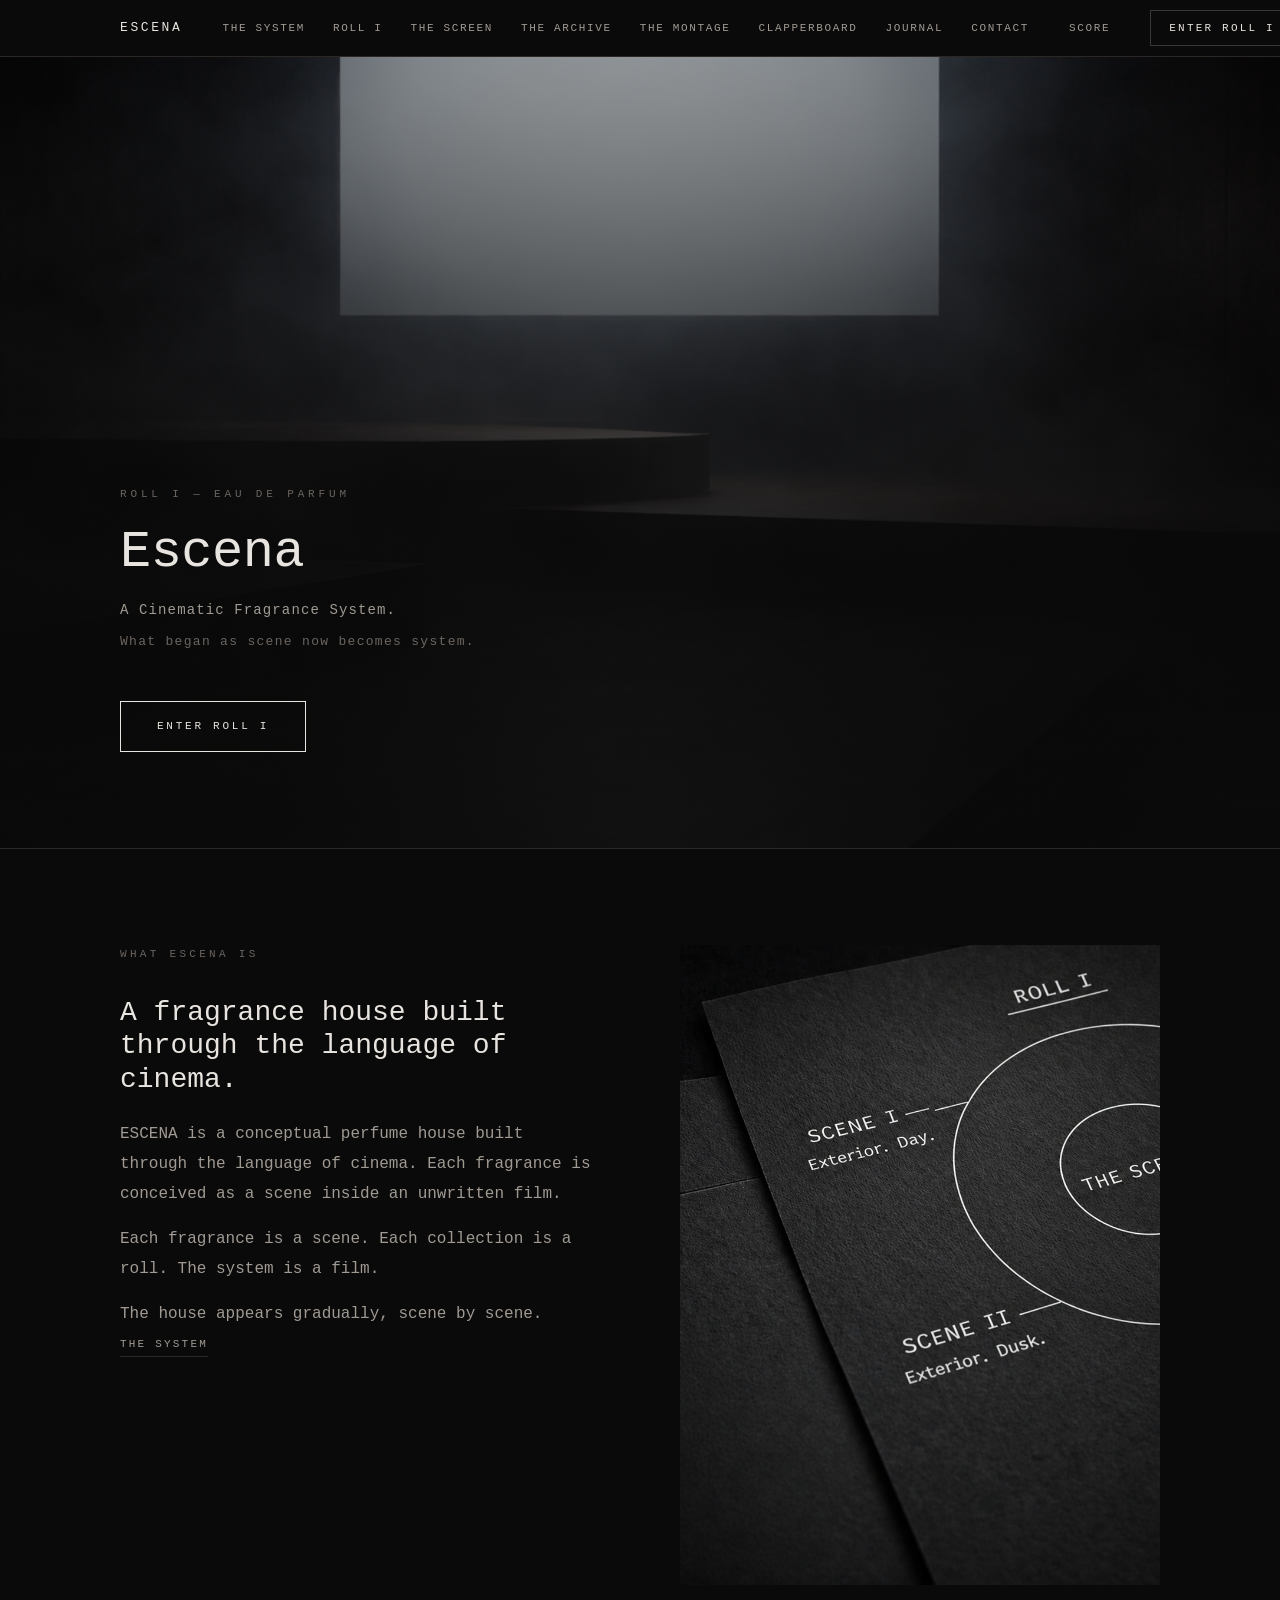
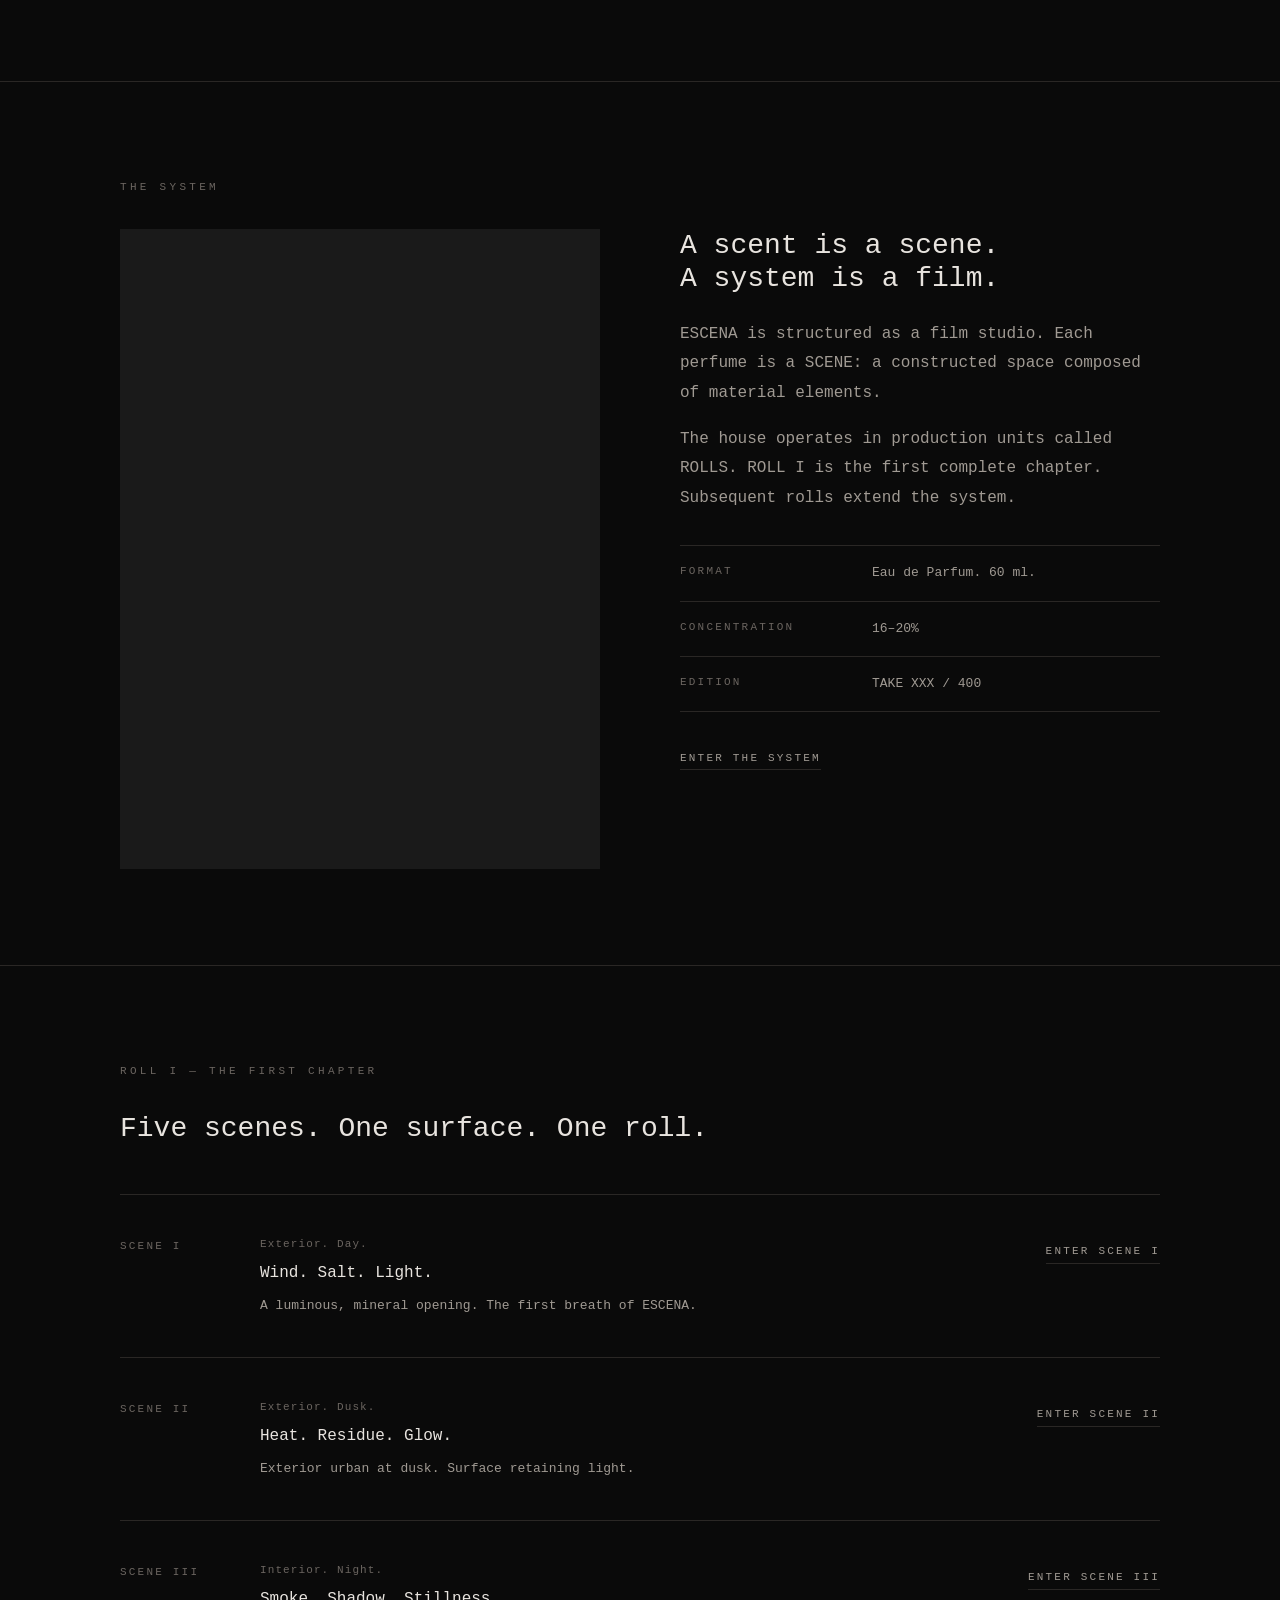
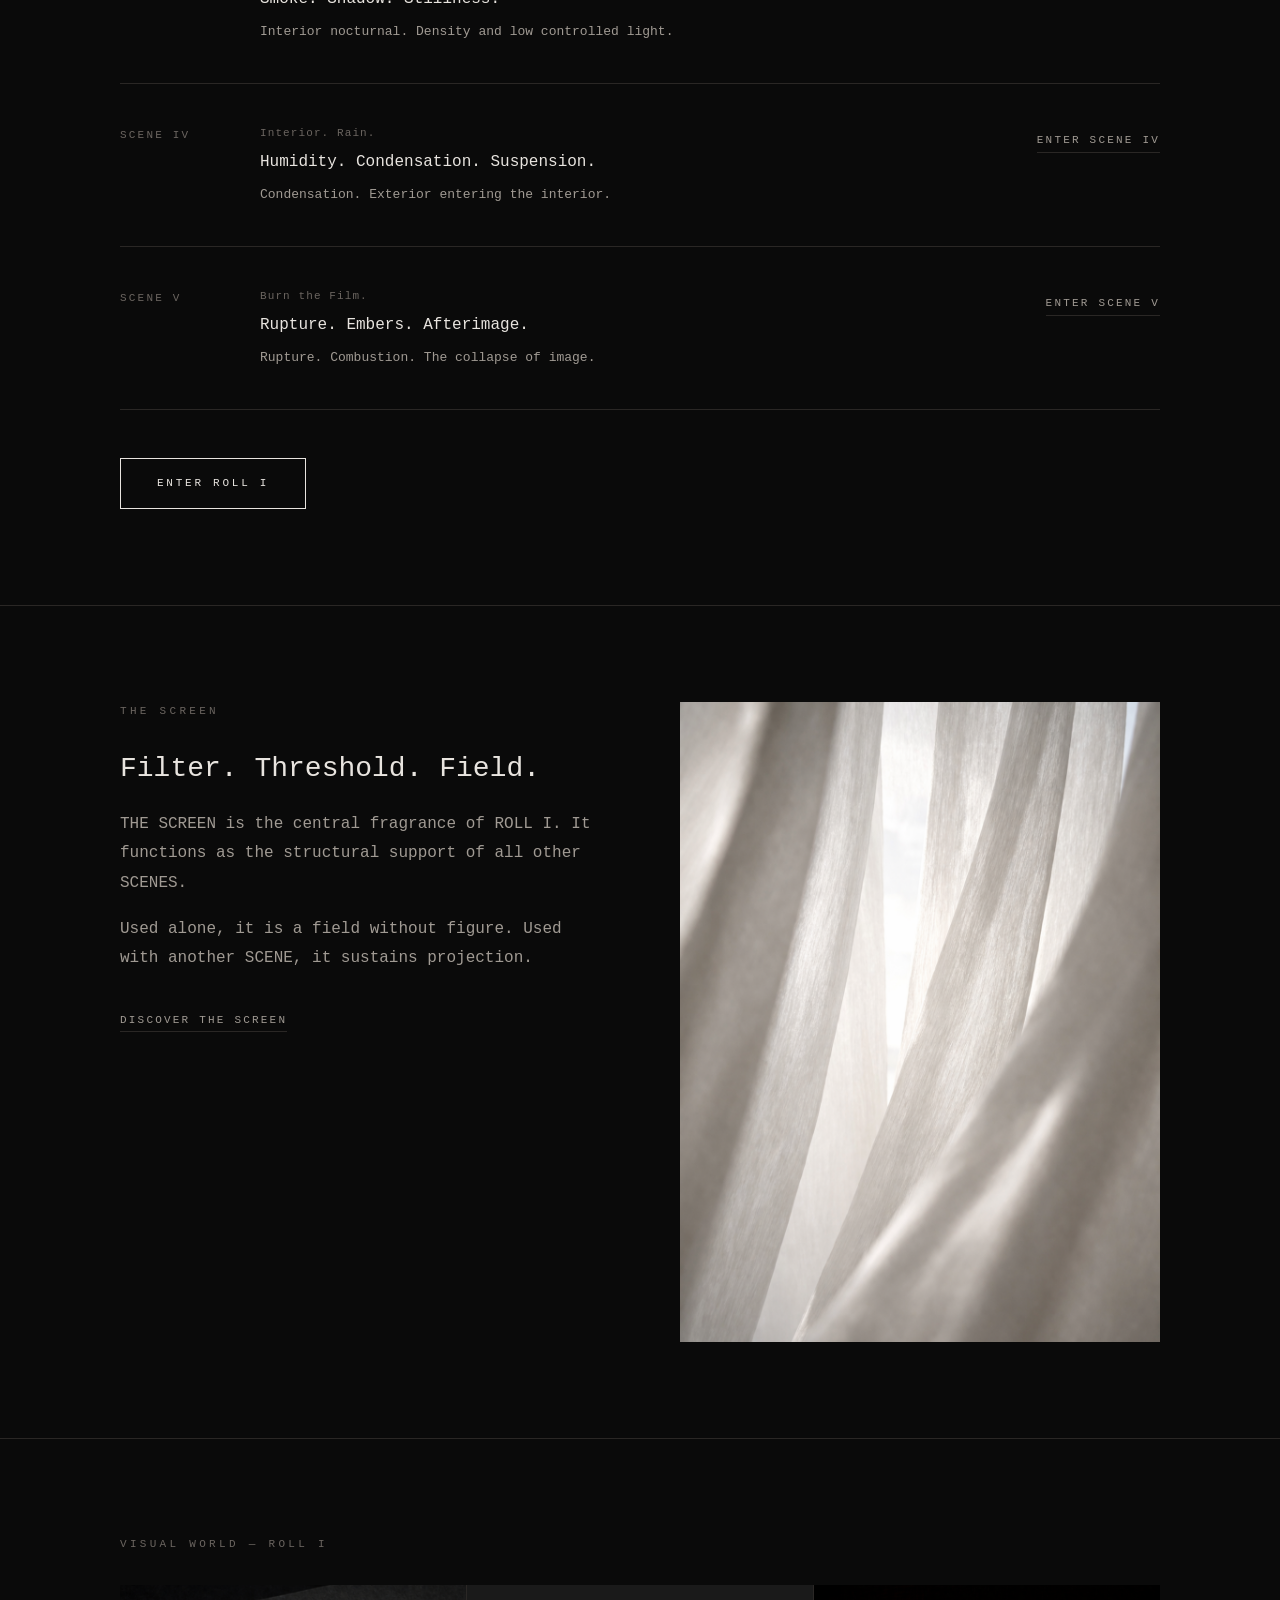
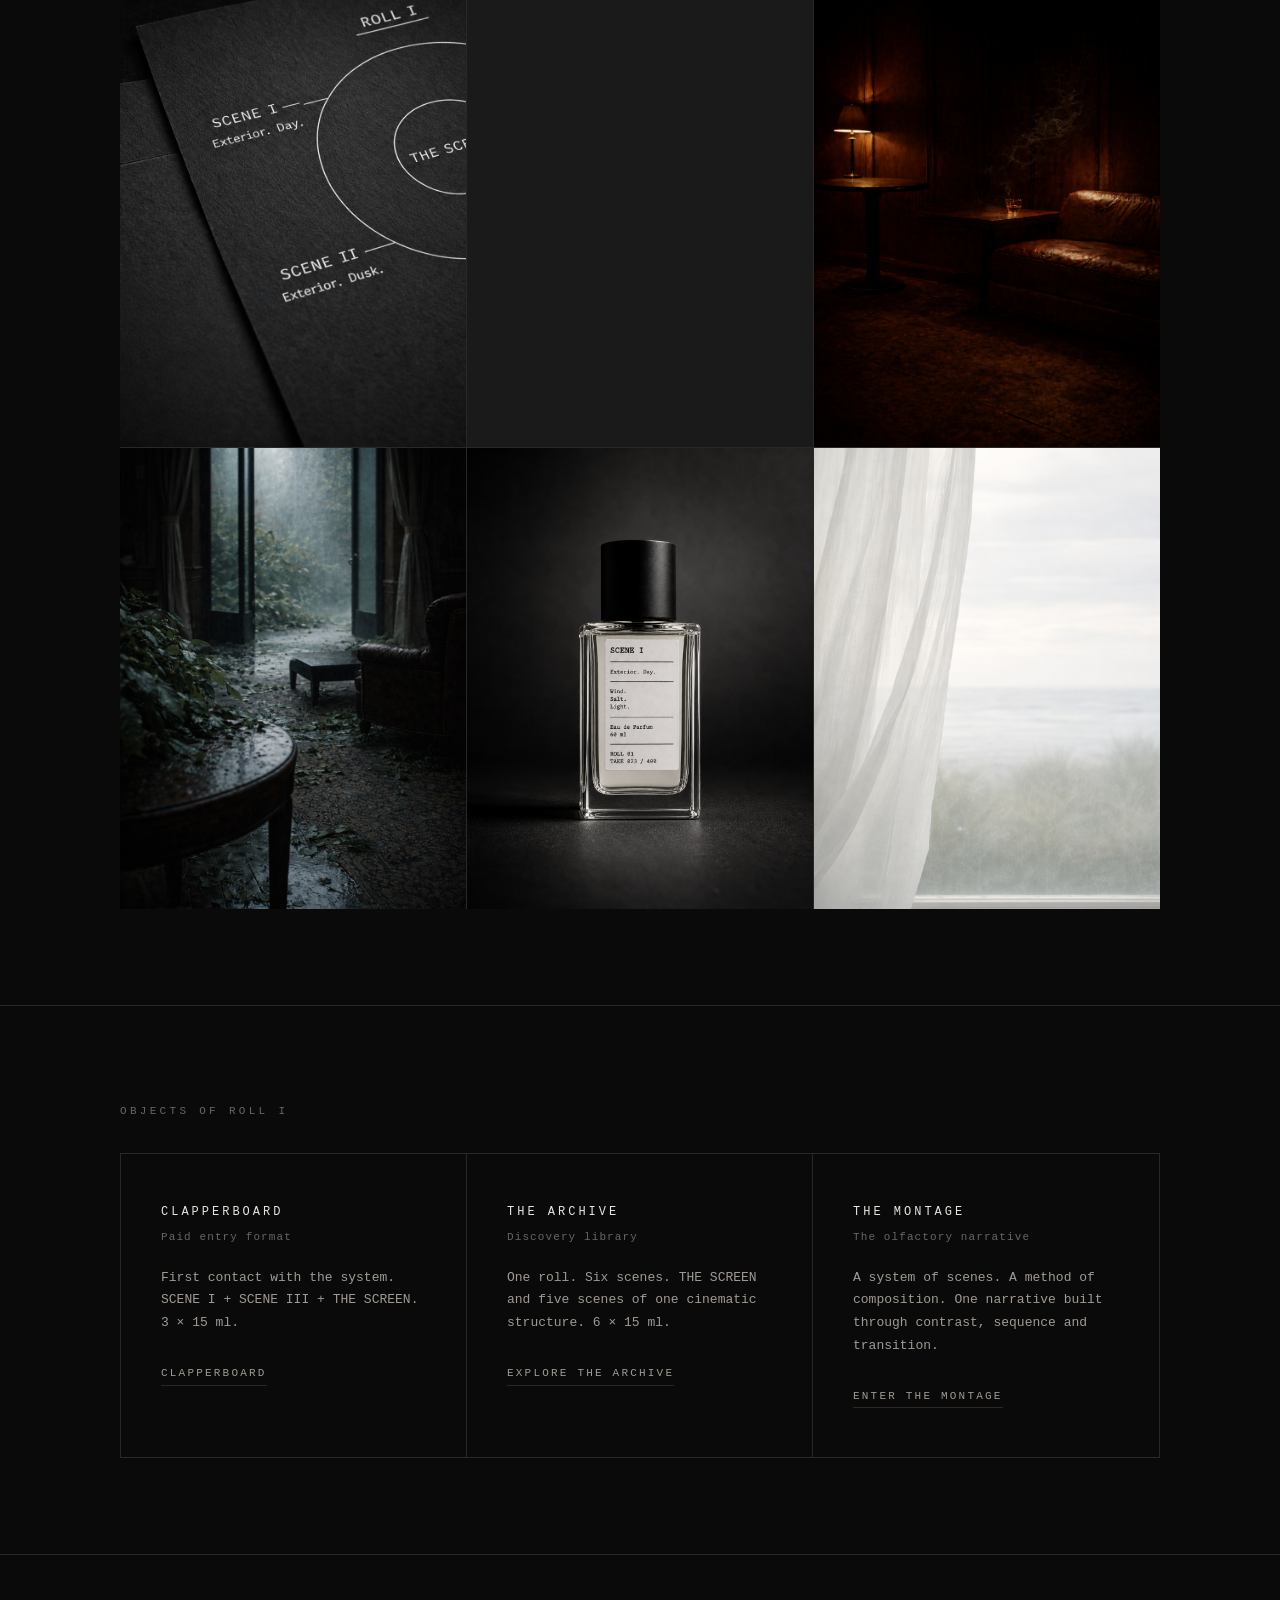
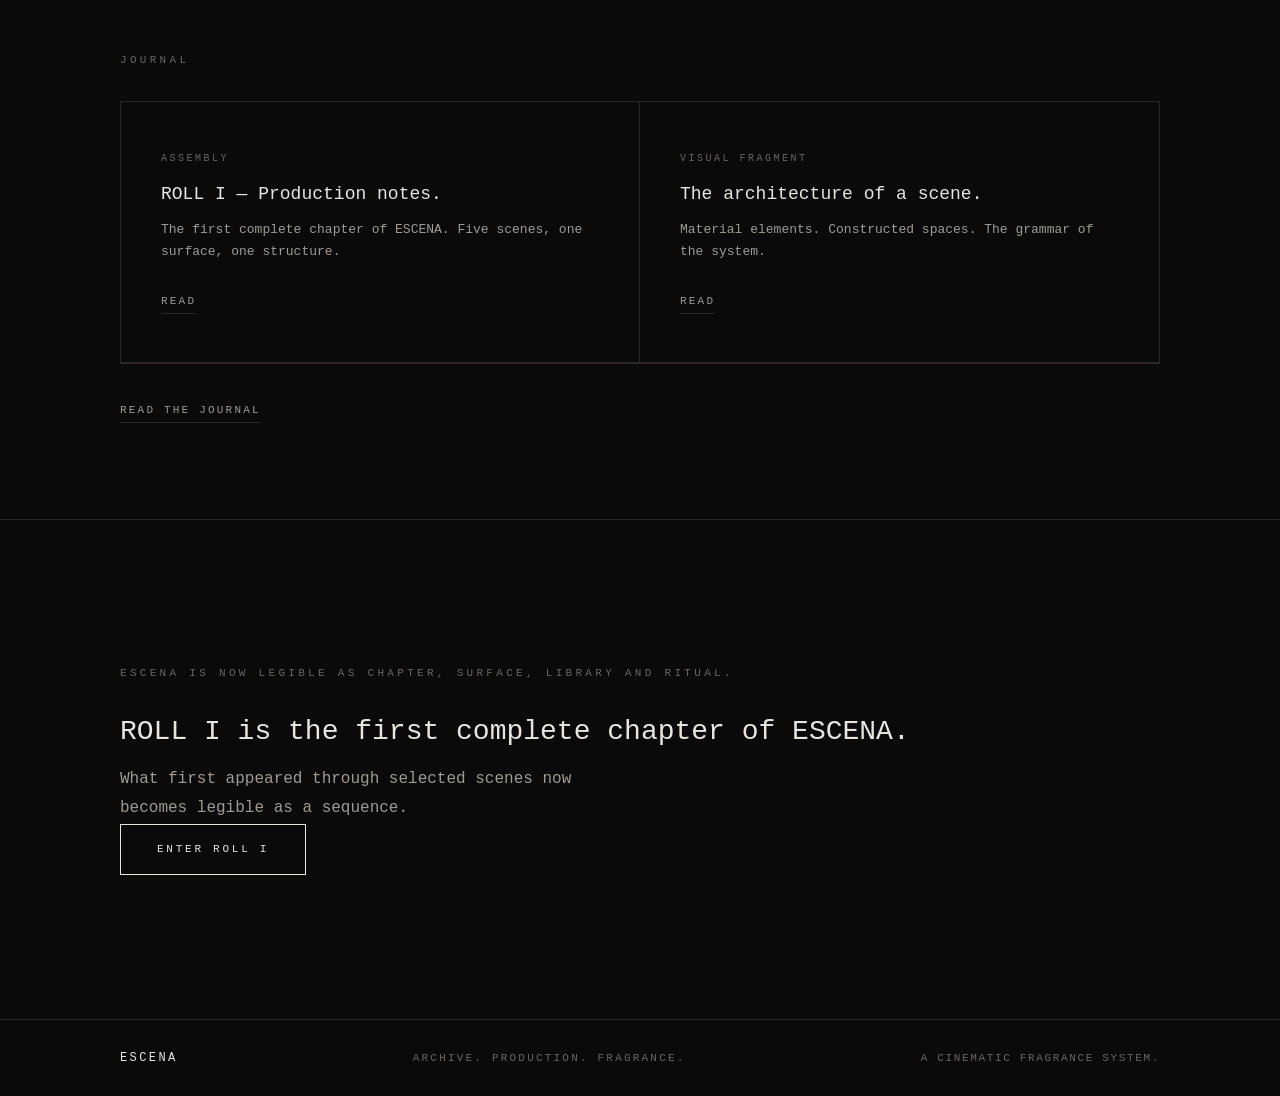
<file: index.html>
﻿<!DOCTYPE html>
<html lang="en">
<head>
  <meta charset="UTF-8">
  <meta name="viewport" content="width=device-width, initial-scale=1.0">
  <title>Escena — A Cinematic Fragrance System.</title>
  <meta name="description" content="ESCENA is a fragrance house structured as a film studio. Each fragrance is a scene. Each collection is a roll. The system is a film.">
  <link rel="stylesheet" href="/css/style.css">
  <link rel="icon" type="image/png" href="/IMAGEN/URL%20LOGO%20BLACK.png">
</head>
<body>

<nav class="nav">
  <div class="nav-inner">
    <a href="/index.html" class="nav-logo">Escena</a>
    <div class="nav-links">
      <a href="/the-system.html">The System</a>
      <div class="nav-dropdown">
        <a href="/roll-i.html">ROLL I</a>
        <div class="nav-dropdown-menu">
          <a href="/roll-i.html">Overview</a>
          <a href="/scene-i.html">SCENE I</a>
          <a href="/scene-ii.html">SCENE II</a>
          <a href="/scene-iii.html">SCENE III</a>
          <a href="/scene-iv.html">SCENE IV</a>
          <a href="/scene-v.html">SCENE V</a>
        </div>
      </div>
      <a href="/the-screen.html">The Screen</a>
      <a href="/the-archive.html">The Archive</a>
      <a href="/the-montage.html">The Montage</a>
      <a href="/clapperboard.html">CLAPPERBOARD</a>
      <div class="nav-dropdown">
        <a href="/journal.html">Journal</a>
        <div class="nav-dropdown-menu">
          <a href="/journal.html">Latest</a>
          <a href="/journal.html#assemblies">Assemblies</a>
          <a href="/journal.html#visual-fragments">Visual Fragments</a>
          <a href="/journal.html#notes">Notes</a>
        </div>
      </div>
      <a href="/contact.html">Contact</a>
    </div>
    <a href="https://escenascore.vercel.app/" class="nav-score" target="_blank" rel="noopener">SCORE</a>
    <a href="/roll-i.html" class="nav-cta">Enter ROLL I</a>
    <button class="nav-hamburger" aria-label="Menu">
      <span></span><span></span><span></span>
    </button>
  </div>
</nav>

<div class="nav-mobile">
  <a href="/the-system.html">The System</a>
  <a href="/roll-i.html">ROLL I</a>
  <a href="/scene-i.html" class="nav-sub">— SCENE I</a>
  <a href="/scene-ii.html" class="nav-sub">— SCENE II</a>
  <a href="/scene-iii.html" class="nav-sub">— SCENE III</a>
  <a href="/scene-iv.html" class="nav-sub">— SCENE IV</a>
  <a href="/scene-v.html" class="nav-sub">— SCENE V</a>
  <a href="/the-screen.html">The Screen</a>
  <a href="/the-archive.html">The Archive</a>
  <a href="/the-montage.html">The Montage</a>
  <a href="/clapperboard.html">CLAPPERBOARD</a>
  <a href="/journal.html">Journal</a>
  <a href="/contact.html">Contact</a>
  <a href="https://escenascore.vercel.app/" class="nav-score-mobile" target="_blank" rel="noopener">SCORE</a>
  <a href="/roll-i.html" class="nav-mobile-cta">Enter ROLL I</a>
</div>

<main>

  <!-- 1. HERO -->
  <section class="hero">
    <div class="hero-bg" style="background-image: url('/IMAGEN/HOME/home_hero.png');"></div>
    <div class="hero-content">
      <span class="eyebrow">ROLL I — Eau de Parfum</span>
      <h1>Escena</h1>
      <p class="hero-line">A Cinematic Fragrance System.</p>
      <p class="hero-line mt-8" style="color: var(--text-muted); font-size: 13px; letter-spacing: .1em;">What began as scene now becomes system.</p>
      <div class="mt-48">
        <a href="/roll-i.html" class="cta">Enter ROLL I</a>
      </div>
    </div>
  </section>

  <!-- 2. WHAT ESCENA IS -->
  <section class="section">
    <div class="inner">
      <div class="split">
        <div>
          <span class="label">What ESCENA is</span>
          <h2>A fragrance house built through the language of cinema.</h2>
          <div class="body-copy mt-24">
            <p>ESCENA is a conceptual perfume house built through the language of cinema. Each fragrance is conceived as a scene inside an unwritten film.</p>
            <p>Each fragrance is a scene. Each collection is a roll. The system is a film.</p>
            <p>The house appears gradually, scene by scene.</p>
          </div>
          <div class="mt-40">
            <a href="/the-system.html" class="cta-ghost">The System</a>
          </div>
        </div>
        <div>
          <div class="img-wrap portrait">
            <img src="/IMAGEN/HOME/home_visual_01.png" alt="ESCENA — The System">
          </div>
        </div>
      </div>
    </div>
  </section>

  <!-- 3. THE SYSTEM -->
  <section class="section">
    <div class="inner">
      <span class="label">The System</span>
      <div class="split">
        <div>
          <div class="img-wrap portrait">
            <video autoplay muted loop playsinline style="width:100%;display:block;object-fit:cover;">
              <source src="/IMAGEN/HOME/home_visual_02.mp4" type="video/mp4">
            </video>
          </div>
        </div>
        <div>
          <h2>A scent is a scene.<br>A system is a film.</h2>
          <div class="body-copy mt-24">
            <p>ESCENA is structured as a film studio. Each perfume is a SCENE: a constructed space composed of material elements.</p>
            <p>The house operates in production units called ROLLS. ROLL I is the first complete chapter. Subsequent rolls extend the system.</p>
          </div>
          <div class="mt-32">
            <div class="spec-list">
              <div class="spec-row">
                <span class="spec-key">Format</span>
                <span class="spec-val">Eau de Parfum. 60 ml.</span>
              </div>
              <div class="spec-row">
                <span class="spec-key">Concentration</span>
                <span class="spec-val">16–20%</span>
              </div>
              <div class="spec-row">
                <span class="spec-key">Edition</span>
                <span class="spec-val">TAKE XXX / 400</span>
              </div>
            </div>
          </div>
          <div class="mt-32">
            <a href="/the-system.html" class="cta-ghost">Enter The System</a>
          </div>
        </div>
      </div>
    </div>
  </section>

  <!-- 4. ROLL I -->
  <section class="section">
    <div class="inner">
      <span class="label">ROLL I — The First Chapter</span>
      <h2 class="mb-48">Five scenes. One surface. One roll.</h2>
      <div class="scene-list">
        <div class="scene-item">
          <span class="scene-n">SCENE I</span>
          <div>
            <p class="scene-notation">Exterior. Day.</p>
            <p class="scene-name">Wind. Salt. Light.</p>
            <p class="scene-descriptors">A luminous, mineral opening. The first breath of ESCENA.</p>
          </div>
          <div class="scene-action">
            <a href="/scene-i.html" class="cta-ghost">Enter SCENE I</a>
          </div>
        </div>
        <div class="scene-item">
          <span class="scene-n">SCENE II</span>
          <div>
            <p class="scene-notation">Exterior. Dusk.</p>
            <p class="scene-name">Heat. Residue. Glow.</p>
            <p class="scene-descriptors">Exterior urban at dusk. Surface retaining light.</p>
          </div>
          <div class="scene-action">
            <a href="/scene-ii.html" class="cta-ghost">Enter SCENE II</a>
          </div>
        </div>
        <div class="scene-item">
          <span class="scene-n">SCENE III</span>
          <div>
            <p class="scene-notation">Interior. Night.</p>
            <p class="scene-name">Smoke. Shadow. Stillness.</p>
            <p class="scene-descriptors">Interior nocturnal. Density and low controlled light.</p>
          </div>
          <div class="scene-action">
            <a href="/scene-iii.html" class="cta-ghost">Enter SCENE III</a>
          </div>
        </div>
        <div class="scene-item">
          <span class="scene-n">SCENE IV</span>
          <div>
            <p class="scene-notation">Interior. Rain.</p>
            <p class="scene-name">Humidity. Condensation. Suspension.</p>
            <p class="scene-descriptors">Condensation. Exterior entering the interior.</p>
          </div>
          <div class="scene-action">
            <a href="/scene-iv.html" class="cta-ghost">Enter SCENE IV</a>
          </div>
        </div>
        <div class="scene-item">
          <span class="scene-n">SCENE V</span>
          <div>
            <p class="scene-notation">Burn the Film.</p>
            <p class="scene-name">Rupture. Embers. Afterimage.</p>
            <p class="scene-descriptors">Rupture. Combustion. The collapse of image.</p>
          </div>
          <div class="scene-action">
            <a href="/scene-v.html" class="cta-ghost">Enter SCENE V</a>
          </div>
        </div>
      </div>
      <div class="mt-48">
        <a href="/roll-i.html" class="cta">Enter ROLL I</a>
      </div>
    </div>
  </section>

  <!-- 5. THE SCREEN -->
  <section class="section">
    <div class="inner">
      <div class="split">
        <div>
          <span class="label">THE SCREEN</span>
          <h2>Filter. Threshold. Field.</h2>
          <div class="body-copy mt-24">
            <p>THE SCREEN is the central fragrance of ROLL I. It functions as the structural support of all other SCENES.</p>
            <p>Used alone, it is a field without figure. Used with another SCENE, it sustains projection.</p>
          </div>
          <div class="mt-32">
            <a href="/the-screen.html" class="cta-ghost">Discover The Screen</a>
          </div>
        </div>
        <div>
          <div class="img-wrap portrait">
            <img src="/IMAGEN/THE%20SCREEN/screen_hero.png" alt="THE SCREEN — Filter. Threshold. Field.">
          </div>
        </div>
      </div>
    </div>
  </section>

  <!-- 6. VISUAL WORLD -->
  <section class="section">
    <div class="inner">
      <span class="label">Visual World — ROLL I</span>
      <div class="visual-grid mt-32">
        <div class="visual-grid-item">
          <img src="/IMAGEN/HOME/home_visual_01.png" alt="ESCENA — ROLL I">
        </div>
        <div class="visual-grid-item">
          <video autoplay muted loop playsinline>
            <source src="/IMAGEN/HOME/home_visual_02.mp4" type="video/mp4">
          </video>
        </div>
        <div class="visual-grid-item">
          <img src="/IMAGEN/SCENE%20III/scene3_hero.png" alt="SCENE III — Interior. Night.">
        </div>
        <div class="visual-grid-item">
          <img src="/IMAGEN/SCENE%20IV/scene4_hero.png" alt="SCENE IV — Interior. Rain.">
        </div>
        <div class="visual-grid-item">
          <img src="/IMAGEN/SCENE%20I/scene1_still.png" alt="SCENE I — Still">
        </div>
        <div class="visual-grid-item">
          <img src="/IMAGEN/THE%20SCREEN/screen_still.png" alt="THE SCREEN — Still">
        </div>
      </div>
    </div>
  </section>

  <!-- 7. FEATURED OBJECTS -->
  <section class="section">
    <div class="inner">
      <span class="label">Objects of ROLL I</span>
      <div class="object-grid mt-32">
        <div class="object-item">
          <p class="object-name">CLAPPERBOARD</p>
          <p class="object-sub">Paid entry format</p>
          <p class="object-desc">First contact with the system. SCENE I + SCENE III + THE SCREEN. 3 × 15 ml.</p>
          <div class="mt-24">
            <a href="/clapperboard.html" class="cta-ghost">CLAPPERBOARD</a>
          </div>
        </div>
        <div class="object-item">
          <p class="object-name">THE ARCHIVE</p>
          <p class="object-sub">Discovery library</p>
          <p class="object-desc">One roll. Six scenes. THE SCREEN and five scenes of one cinematic structure. 6 × 15 ml.</p>
          <div class="mt-24">
            <a href="/the-archive.html" class="cta-ghost">Explore The Archive</a>
          </div>
        </div>
        <div class="object-item">
          <p class="object-name">THE MONTAGE</p>
          <p class="object-sub">The olfactory narrative</p>
          <p class="object-desc">A system of scenes. A method of composition. One narrative built through contrast, sequence and transition.</p>
          <div class="mt-24">
            <a href="/the-montage.html" class="cta-ghost">Enter The Montage</a>
          </div>
        </div>
      </div>
    </div>
  </section>

  <!-- 8. JOURNAL -->
  <section class="section">
    <div class="inner">
      <span class="label">Journal</span>
      <div class="journal-grid mt-32">
        <div class="journal-card">
          <p class="journal-type">Assembly</p>
          <h3 class="journal-title">ROLL I — Production notes.</h3>
          <p class="journal-body">The first complete chapter of ESCENA. Five scenes, one surface, one structure.</p>
          <div class="mt-24">
            <a href="/journal.html" class="cta-ghost">Read</a>
          </div>
        </div>
        <div class="journal-card">
          <p class="journal-type">Visual Fragment</p>
          <h3 class="journal-title">The architecture of a scene.</h3>
          <p class="journal-body">Material elements. Constructed spaces. The grammar of the system.</p>
          <div class="mt-24">
            <a href="/journal.html" class="cta-ghost">Read</a>
          </div>
        </div>
      </div>
      <div class="mt-32">
        <a href="/journal.html" class="cta-ghost">Read the Journal</a>
      </div>
    </div>
  </section>

  <!-- 9. CLOSING -->
  <section class="closing">
    <div class="inner">
      <span class="label">ESCENA is now legible as chapter, surface, library and ritual.</span>
      <h2>ROLL I is the first complete chapter of ESCENA.</h2>
      <div class="body-copy mt-16">
        <p>What first appeared through selected scenes now becomes legible as a sequence.</p>
      </div>
      <div class="mt-40">
        <a href="/roll-i.html" class="cta">Enter ROLL I</a>
      </div>
    </div>
  </section>

</main>

<footer>
  <div class="footer-inner">
    <span class="footer-logo">Escena</span>
    <span class="footer-tag">Archive. Production. Fragrance.</span>
    <span class="footer-sub">A Cinematic Fragrance System.</span>
  </div>
</footer>

<script src="/js/main.js"></script>
</body>
</html>
</file>
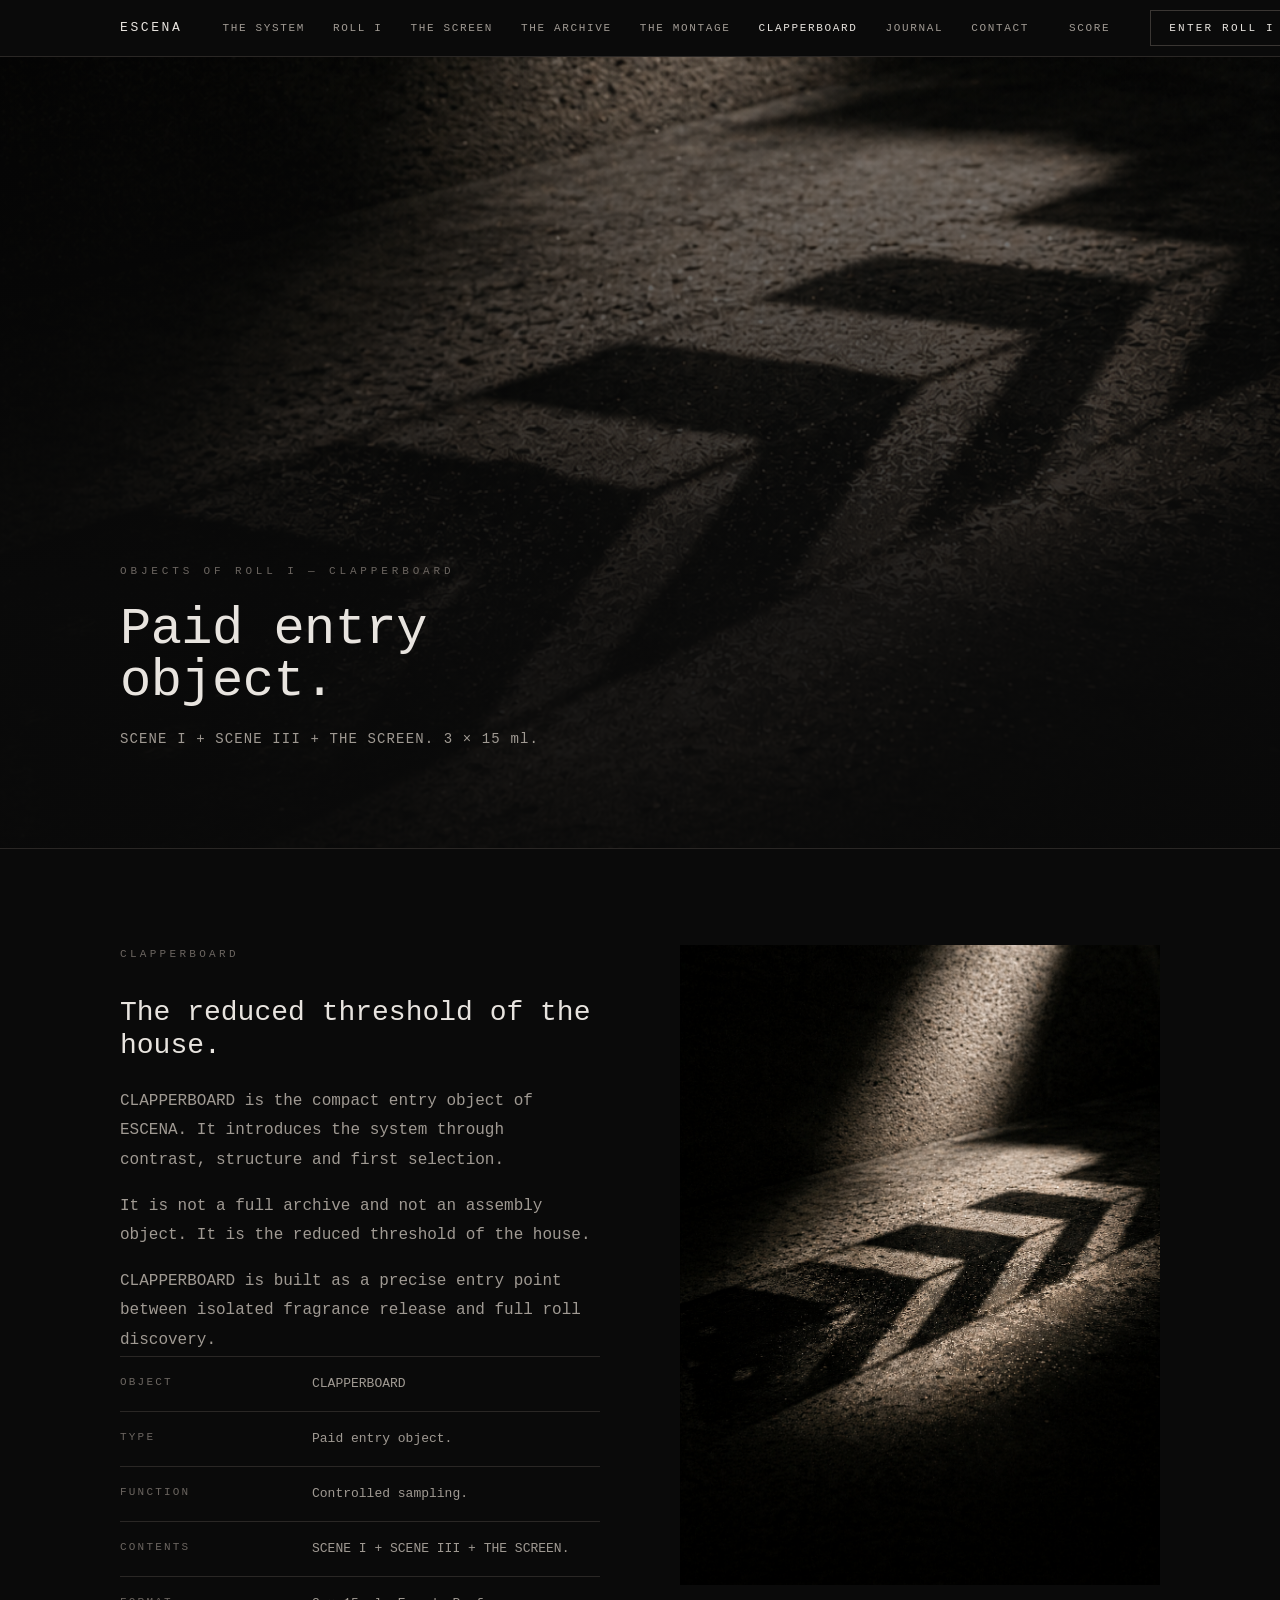
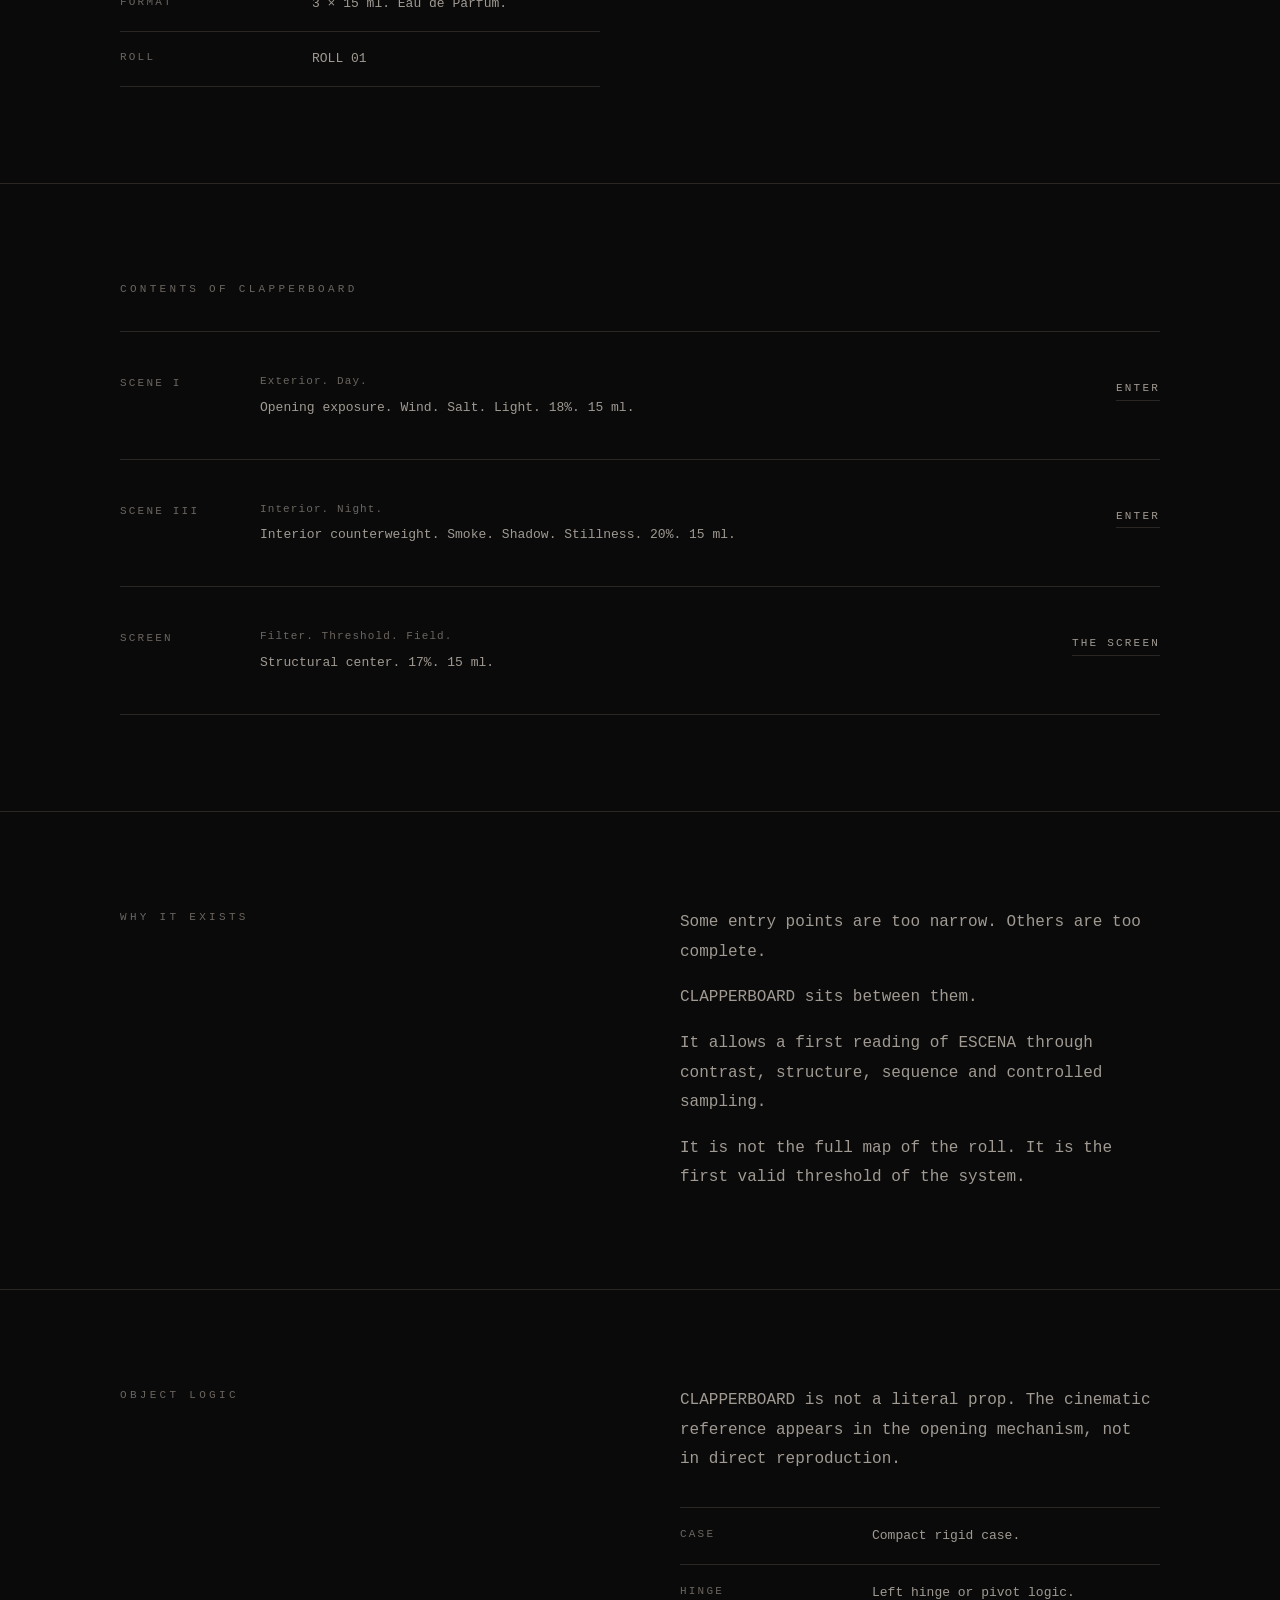
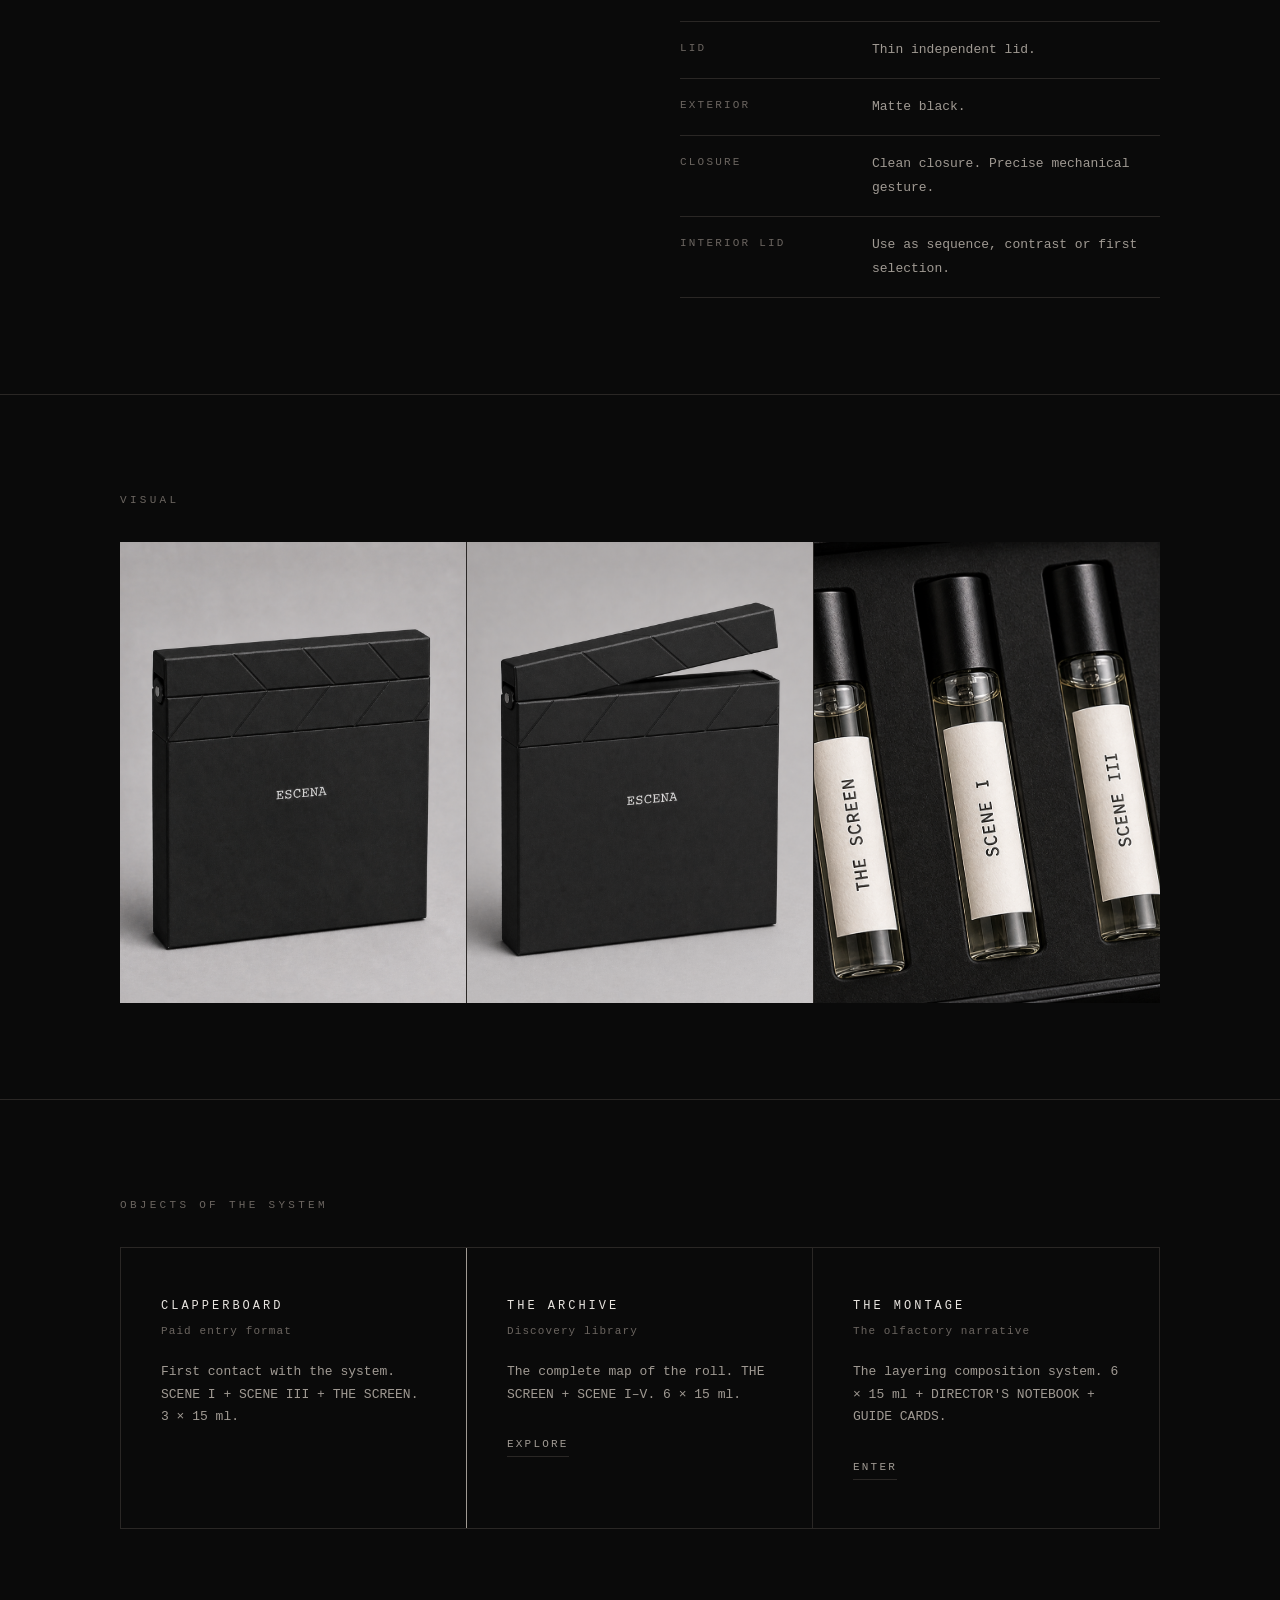
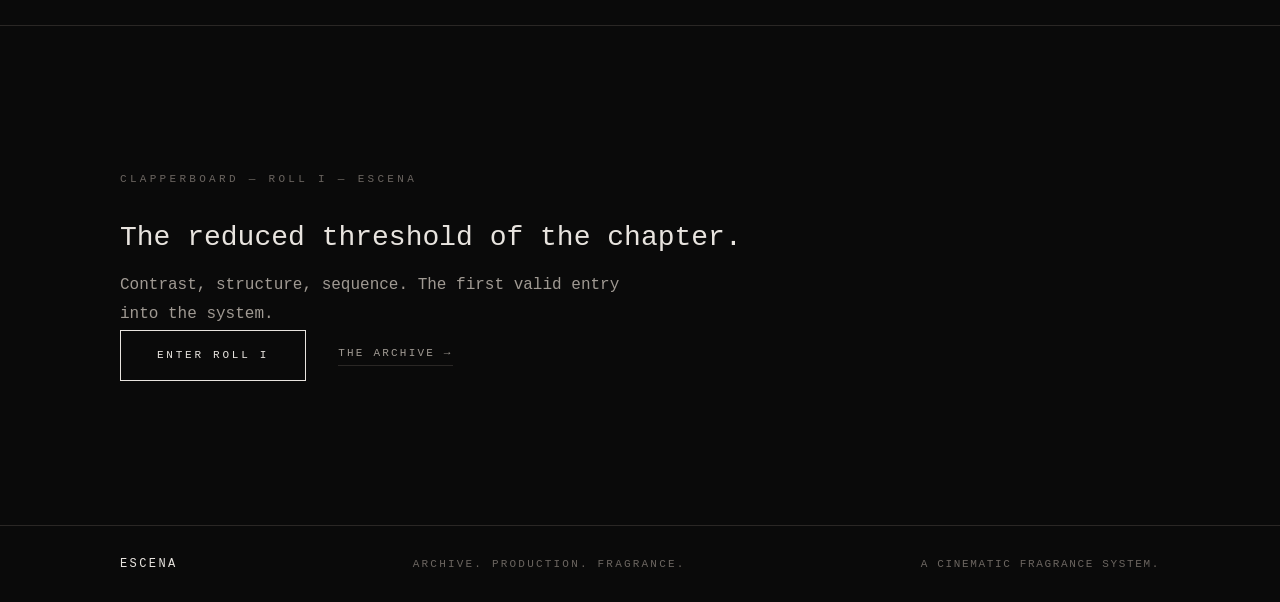
<file: clapperboard.html>
<!DOCTYPE html>
<html lang="en">
<head>
  <meta charset="UTF-8">
  <meta name="viewport" content="width=device-width, initial-scale=1.0">
  <title>CLAPPERBOARD — ESCENA</title>
  <meta name="description" content="Paid entry object of ESCENA. SCENE I + SCENE III + THE SCREEN. Controlled sampling format. 3 × 15 ml.">
  <link rel="stylesheet" href="/css/style.css">
  <link rel="icon" type="image/png" href="/IMAGEN/URL%20LOGO%20BLACK.png">
</head>
<body>

<nav class="nav">
  <div class="nav-inner">
    <a href="/index.html" class="nav-logo">Escena</a>
    <div class="nav-links">
      <a href="/the-system.html">The System</a>
      <div class="nav-dropdown">
        <a href="/roll-i.html">ROLL I</a>
        <div class="nav-dropdown-menu">
          <a href="/roll-i.html">Overview</a>
          <a href="/scene-i.html">SCENE I</a>
          <a href="/scene-ii.html">SCENE II</a>
          <a href="/scene-iii.html">SCENE III</a>
          <a href="/scene-iv.html">SCENE IV</a>
          <a href="/scene-v.html">SCENE V</a>
        </div>
      </div>
      <a href="/the-screen.html">The Screen</a>
      <a href="/the-archive.html">The Archive</a>
      <a href="/the-montage.html">The Montage</a>
      <a href="/clapperboard.html">CLAPPERBOARD</a>
      <div class="nav-dropdown">
        <a href="/journal.html">Journal</a>
        <div class="nav-dropdown-menu">
          <a href="/journal.html">Latest</a>
          <a href="/journal.html#assemblies">Assemblies</a>
          <a href="/journal.html#visual-fragments">Visual Fragments</a>
          <a href="/journal.html#notes">Notes</a>
        </div>
      </div>
      <a href="/contact.html">Contact</a>
    </div>
    <a href="https://escenascore.vercel.app/" class="nav-score" target="_blank" rel="noopener">SCORE</a>
    <a href="/roll-i.html" class="nav-cta">Enter ROLL I</a>
    <button class="nav-hamburger" aria-label="Menu"><span></span><span></span><span></span></button>
  </div>
</nav>
<div class="nav-mobile">
  <a href="/the-system.html">The System</a>
  <a href="/roll-i.html">ROLL I</a>
  <a href="/scene-i.html" class="nav-sub">— SCENE I</a>
  <a href="/scene-ii.html" class="nav-sub">— SCENE II</a>
  <a href="/scene-iii.html" class="nav-sub">— SCENE III</a>
  <a href="/scene-iv.html" class="nav-sub">— SCENE IV</a>
  <a href="/scene-v.html" class="nav-sub">— SCENE V</a>
  <a href="/the-screen.html">The Screen</a>
  <a href="/the-archive.html">The Archive</a>
  <a href="/the-montage.html">The Montage</a>
  <a href="/clapperboard.html">CLAPPERBOARD</a>
  <a href="/journal.html">Journal</a>
  <a href="/contact.html">Contact</a>
  <a href="https://escenascore.vercel.app/" class="nav-score-mobile" target="_blank" rel="noopener">SCORE</a>
  <a href="/roll-i.html" class="nav-mobile-cta">Enter ROLL I</a>
</div>

<main>

  <!-- 1. HERO -->
  <section class="hero">
    <div class="hero-bg" style="background-image: url('/IMAGEN/CLAPERBOARD/claperboard_hero.png');"></div>
    <div class="hero-content">
      <span class="eyebrow">Objects of ROLL I — CLAPPERBOARD</span>
      <h1>Paid entry<br>object.</h1>
      <p class="hero-line">SCENE I + SCENE III + THE SCREEN. 3 × 15 ml.</p>
    </div>
  </section>

  <!-- 2. WHAT IT IS -->
  <section class="section">
    <div class="inner">
      <div class="split">
        <div>
          <span class="label">CLAPPERBOARD</span>
          <h2>The reduced threshold of the house.</h2>
          <div class="body-copy mt-24">
            <p>CLAPPERBOARD is the compact entry object of ESCENA. It introduces the system through contrast, structure and first selection.</p>
            <p>It is not a full archive and not an assembly object. It is the reduced threshold of the house.</p>
            <p>CLAPPERBOARD is built as a precise entry point between isolated fragrance release and full roll discovery.</p>
          </div>
          <div class="spec-list mt-40">
            <div class="spec-row"><span class="spec-key">Object</span><span class="spec-val">CLAPPERBOARD</span></div>
            <div class="spec-row"><span class="spec-key">Type</span><span class="spec-val">Paid entry object.</span></div>
            <div class="spec-row"><span class="spec-key">Function</span><span class="spec-val">Controlled sampling.</span></div>
            <div class="spec-row"><span class="spec-key">Contents</span><span class="spec-val">SCENE I + SCENE III + THE SCREEN.</span></div>
            <div class="spec-row"><span class="spec-key">Format</span><span class="spec-val">3 × 15 ml. Eau de Parfum.</span></div>
            <div class="spec-row"><span class="spec-key">ROLL</span><span class="spec-val">ROLL 01</span></div>
          </div>
        </div>
        <div>
          <div class="img-wrap portrait">
            <img src="/IMAGEN/CLAPERBOARD/claperboard_hero.png" alt="CLAPPERBOARD — ESCENA">
          </div>
        </div>
      </div>
    </div>
  </section>

  <!-- 3. CONTENTS -->
  <section class="section">
    <div class="inner">
      <span class="label">Contents of CLAPPERBOARD</span>
      <div class="scene-list mt-32">
        <div class="scene-item">
          <span class="scene-n">SCENE I</span>
          <div>
            <p class="scene-notation">Exterior. Day.</p>
            <p class="scene-descriptors">Opening exposure. Wind. Salt. Light. 18%. 15 ml.</p>
          </div>
          <div class="scene-action"><a href="/scene-i.html" class="cta-ghost">Enter</a></div>
        </div>
        <div class="scene-item">
          <span class="scene-n">SCENE III</span>
          <div>
            <p class="scene-notation">Interior. Night.</p>
            <p class="scene-descriptors">Interior counterweight. Smoke. Shadow. Stillness. 20%. 15 ml.</p>
          </div>
          <div class="scene-action"><a href="/scene-iii.html" class="cta-ghost">Enter</a></div>
        </div>
        <div class="scene-item">
          <span class="scene-n">SCREEN</span>
          <div>
            <p class="scene-notation">Filter. Threshold. Field.</p>
            <p class="scene-descriptors">Structural center. 17%. 15 ml.</p>
          </div>
          <div class="scene-action"><a href="/the-screen.html" class="cta-ghost">The Screen</a></div>
        </div>
      </div>
    </div>
  </section>

  <!-- 4. WHY IT EXISTS -->
  <section class="section">
    <div class="inner">
      <div class="split">
        <div>
          <span class="label">Why it exists</span>
        </div>
        <div>
          <div class="body-copy">
            <p>Some entry points are too narrow. Others are too complete.</p>
            <p>CLAPPERBOARD sits between them.</p>
            <p>It allows a first reading of ESCENA through contrast, structure, sequence and controlled sampling.</p>
            <p>It is not the full map of the roll. It is the first valid threshold of the system.</p>
          </div>
        </div>
      </div>
    </div>
  </section>

  <!-- 5. OBJECT LOGIC -->
  <section class="section">
    <div class="inner">
      <div class="split">
        <div>
          <span class="label">Object logic</span>
        </div>
        <div>
          <div class="body-copy">
            <p>CLAPPERBOARD is not a literal prop. The cinematic reference appears in the opening mechanism, not in direct reproduction.</p>
            <div class="spec-list mt-32">
              <div class="spec-row"><span class="spec-key">Case</span><span class="spec-val">Compact rigid case.</span></div>
              <div class="spec-row"><span class="spec-key">Hinge</span><span class="spec-val">Left hinge or pivot logic.</span></div>
              <div class="spec-row"><span class="spec-key">Lid</span><span class="spec-val">Thin independent lid.</span></div>
              <div class="spec-row"><span class="spec-key">Exterior</span><span class="spec-val">Matte black.</span></div>
              <div class="spec-row"><span class="spec-key">Closure</span><span class="spec-val">Clean closure. Precise mechanical gesture.</span></div>
              <div class="spec-row"><span class="spec-key">Interior lid</span><span class="spec-val">Use as sequence, contrast or first selection.</span></div>
            </div>
          </div>
        </div>
      </div>
    </div>
  </section>

  <!-- 6. VISUAL -->
  <section class="section">
    <div class="inner">
      <span class="label">Visual</span>
      <div class="visual-grid mt-32">
        <div class="visual-grid-item">
          <img src="/IMAGEN/CLAPERBOARD/CLAPPERBOARD%20%E2%80%94%20Closed.png" alt="CLAPPERBOARD — Closed">
        </div>
        <div class="visual-grid-item">
          <img src="/IMAGEN/CLAPERBOARD/CLAPPERBOARD%20%E2%80%94%20Open.png" alt="CLAPPERBOARD — Open">
        </div>
        <div class="visual-grid-item">
          <img src="/IMAGEN/CLAPERBOARD/CLAPPERBOARD%20%E2%80%94%20Detail.png" alt="CLAPPERBOARD — Detail">
        </div>
      </div>
    </div>
  </section>

  <!-- 7. OBJECTS OF THE SYSTEM -->
  <section class="section">
    <div class="inner">
      <span class="label">Objects of the System</span>
      <div class="object-grid mt-32">
        <div class="object-item" style="border-color: var(--text-secondary);">
          <p class="object-name">CLAPPERBOARD</p>
          <p class="object-sub">Paid entry format</p>
          <p class="object-desc">First contact with the system. SCENE I + SCENE III + THE SCREEN. 3 × 15 ml.</p>
        </div>
        <div class="object-item">
          <p class="object-name">THE ARCHIVE</p>
          <p class="object-sub">Discovery library</p>
          <p class="object-desc">The complete map of the roll. THE SCREEN + SCENE I–V. 6 × 15 ml.</p>
          <div class="mt-24"><a href="/the-archive.html" class="cta-ghost">Explore</a></div>
        </div>
        <div class="object-item">
          <p class="object-name">THE MONTAGE</p>
          <p class="object-sub">The olfactory narrative</p>
          <p class="object-desc">The layering composition system. 6 × 15 ml + DIRECTOR'S NOTEBOOK + GUIDE CARDS.</p>
          <div class="mt-24"><a href="/the-montage.html" class="cta-ghost">Enter</a></div>
        </div>
      </div>
    </div>
  </section>

  <!-- 8. CLOSING -->
  <section class="closing">
    <div class="inner">
      <span class="label">CLAPPERBOARD — ROLL I — ESCENA</span>
      <h2>The reduced threshold of the chapter.</h2>
      <div class="body-copy mt-16">
        <p>Contrast, structure, sequence. The first valid entry into the system.</p>
      </div>
      <div class="mt-40" style="display: flex; gap: 32px; flex-wrap: wrap;">
        <a href="/roll-i.html" class="cta">Enter ROLL I</a>
        <a href="/the-archive.html" class="cta-ghost" style="align-self: center;">The Archive →</a>
      </div>
    </div>
  </section>

</main>

<footer>
  <div class="footer-inner">
    <span class="footer-logo">Escena</span>
    <span class="footer-tag">Archive. Production. Fragrance.</span>
    <span class="footer-sub">A Cinematic Fragrance System.</span>
  </div>
</footer>

<script src="/js/main.js"></script>
</body>
</html>
</file>
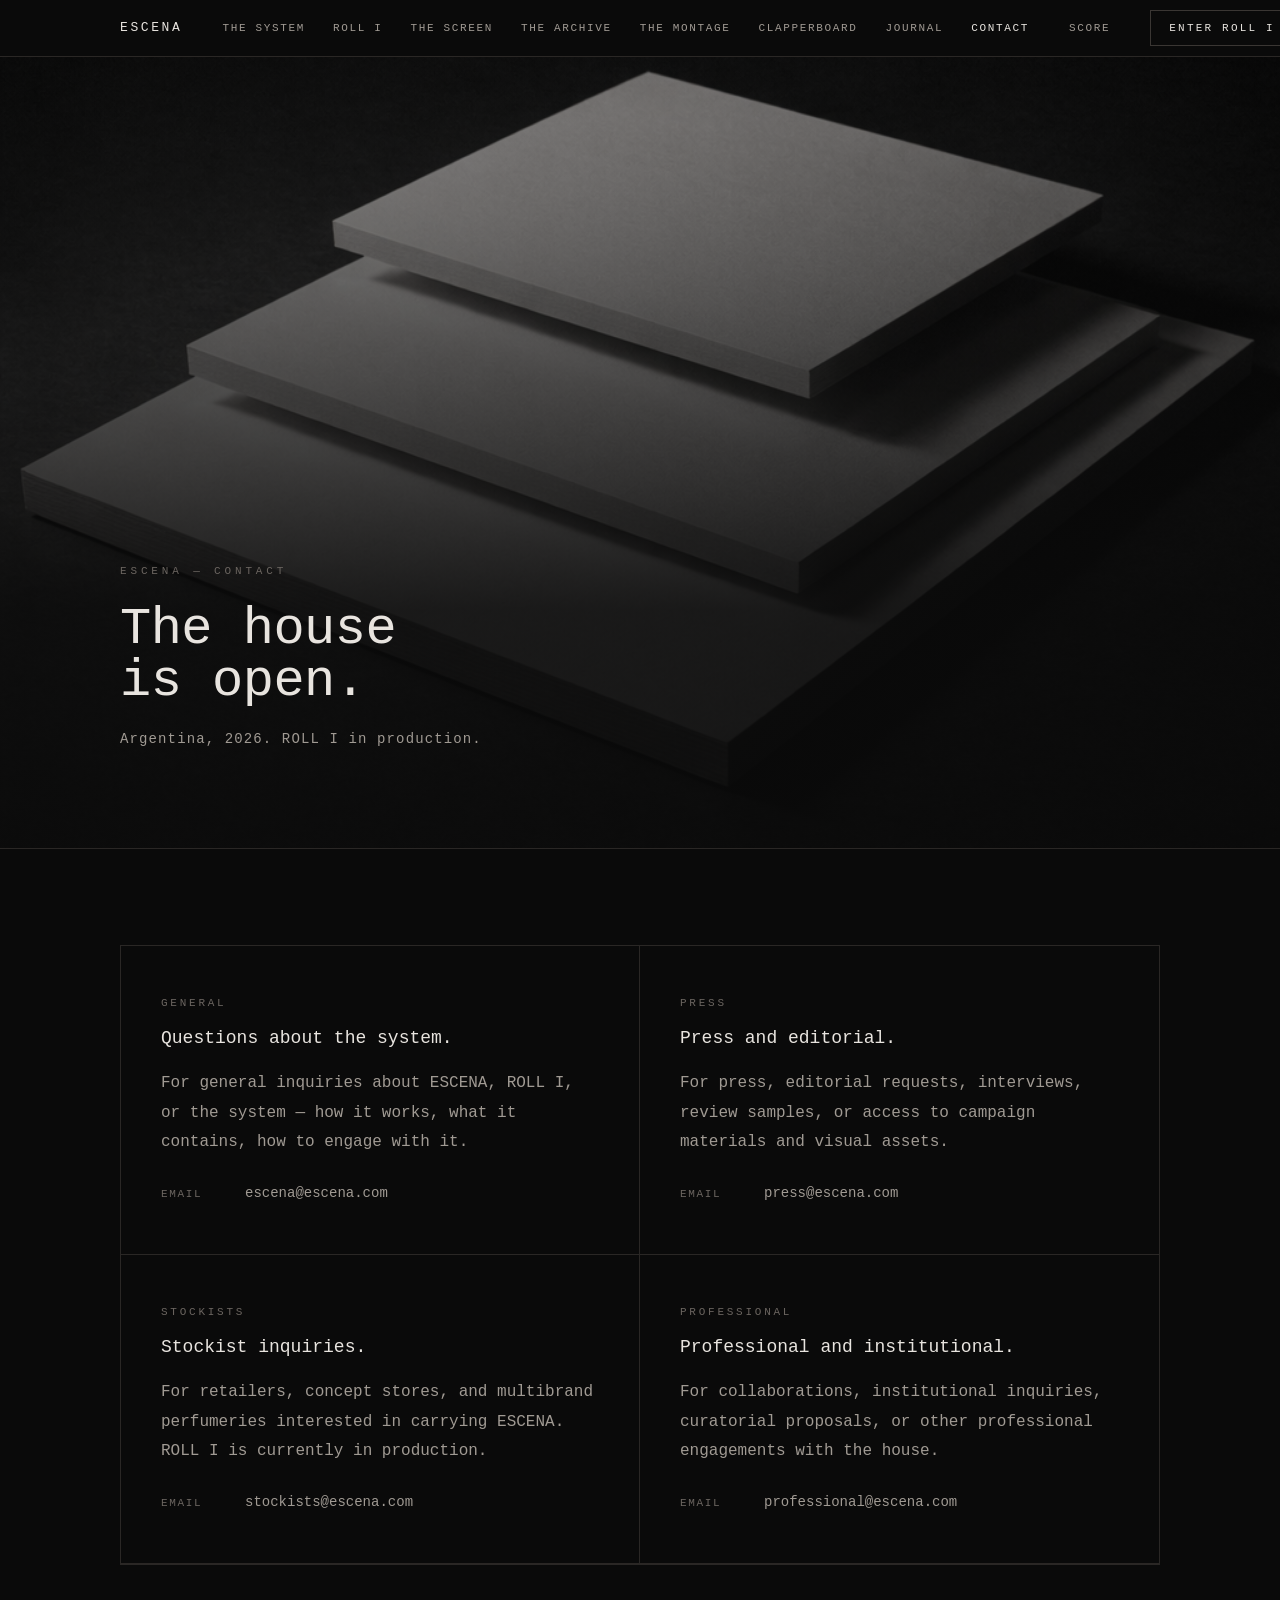
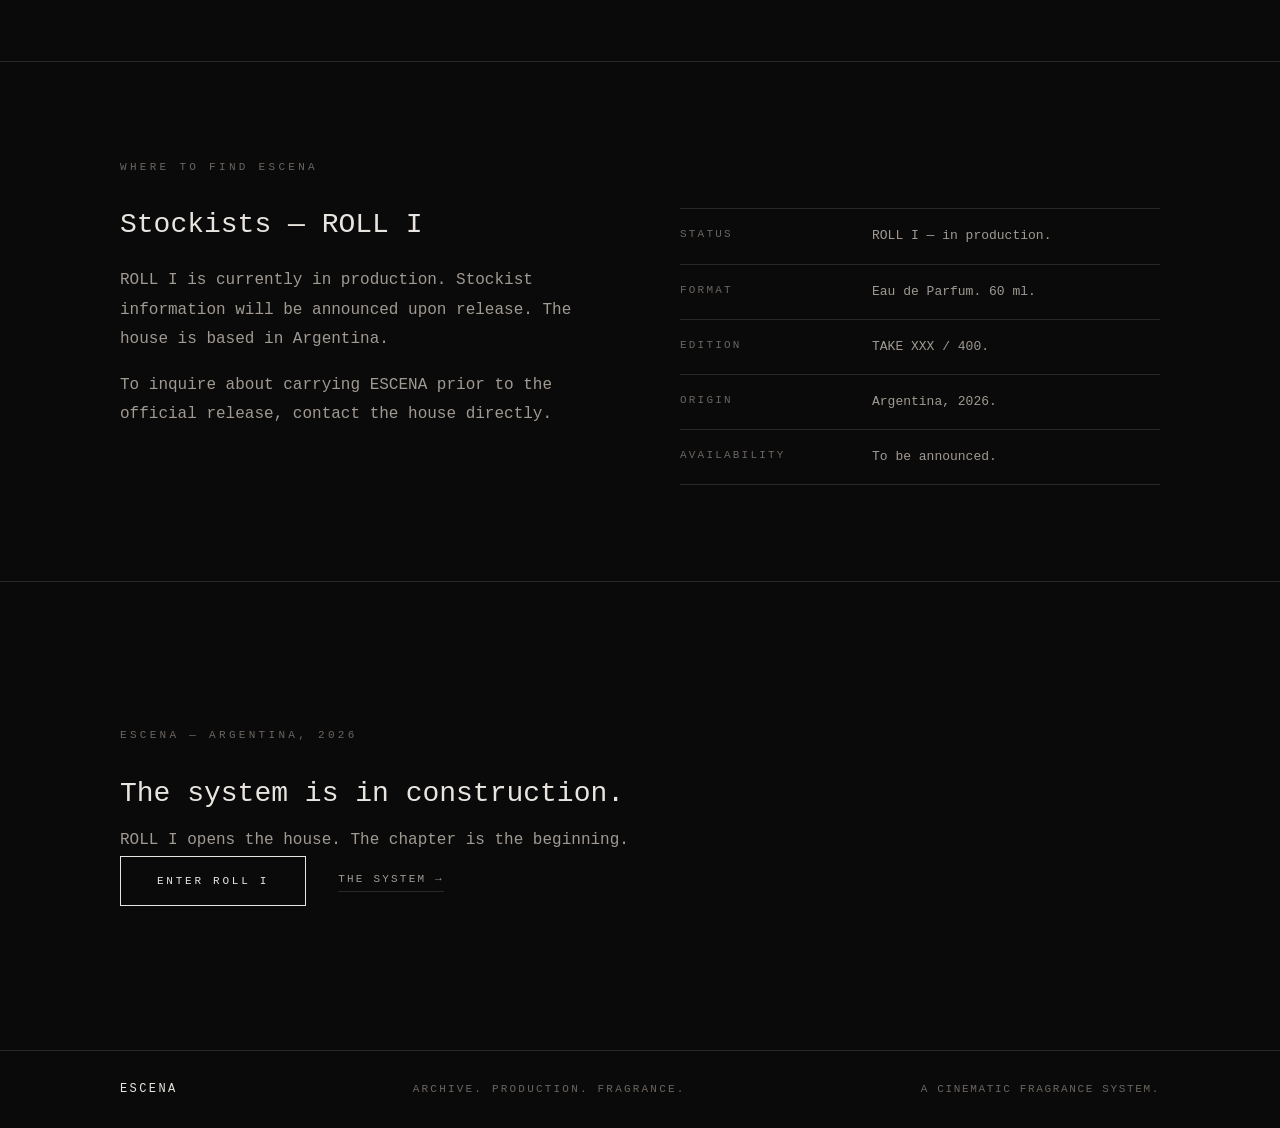
<file: contact.html>
﻿<!DOCTYPE html>
<html lang="en">
<head>
  <meta charset="UTF-8">
  <meta name="viewport" content="width=device-width, initial-scale=1.0">
  <title>Contact — ESCENA</title>
  <meta name="description" content="Contact ESCENA. Stockists, press, and professional inquiries. Argentina, 2026.">
  <link rel="stylesheet" href="/css/style.css">
  <link rel="icon" type="image/png" href="/IMAGEN/URL%20LOGO%20BLACK.png">
</head>
<body>

<nav class="nav">
  <div class="nav-inner">
    <a href="/index.html" class="nav-logo">Escena</a>
    <div class="nav-links">
      <a href="/the-system.html">The System</a>
      <div class="nav-dropdown">
        <a href="/roll-i.html">ROLL I</a>
        <div class="nav-dropdown-menu">
          <a href="/roll-i.html">Overview</a>
          <a href="/scene-i.html">SCENE I</a>
          <a href="/scene-ii.html">SCENE II</a>
          <a href="/scene-iii.html">SCENE III</a>
          <a href="/scene-iv.html">SCENE IV</a>
          <a href="/scene-v.html">SCENE V</a>
        </div>
      </div>
      <a href="/the-screen.html">The Screen</a>
      <a href="/the-archive.html">The Archive</a>
      <a href="/the-montage.html">The Montage</a>
      <a href="/clapperboard.html">CLAPPERBOARD</a>
      <div class="nav-dropdown">
        <a href="/journal.html">Journal</a>
        <div class="nav-dropdown-menu">
          <a href="/journal.html">Latest</a>
          <a href="/journal.html#assemblies">Assemblies</a>
          <a href="/journal.html#visual-fragments">Visual Fragments</a>
          <a href="/journal.html#notes">Notes</a>
        </div>
      </div>
      <a href="/contact.html" class="active">Contact</a>
    </div>
    <a href="https://escenascore.vercel.app/" class="nav-score" target="_blank" rel="noopener">SCORE</a>
    <a href="/roll-i.html" class="nav-cta">Enter ROLL I</a>
    <button class="nav-hamburger" aria-label="Menu"><span></span><span></span><span></span></button>
  </div>
</nav>
<div class="nav-mobile">
  <a href="/the-system.html">The System</a>
  <a href="/roll-i.html">ROLL I</a>
  <a href="/scene-i.html" class="nav-sub">— SCENE I</a>
  <a href="/scene-ii.html" class="nav-sub">— SCENE II</a>
  <a href="/scene-iii.html" class="nav-sub">— SCENE III</a>
  <a href="/scene-iv.html" class="nav-sub">— SCENE IV</a>
  <a href="/scene-v.html" class="nav-sub">— SCENE V</a>
  <a href="/the-screen.html">The Screen</a>
  <a href="/the-archive.html">The Archive</a>
  <a href="/the-montage.html">The Montage</a>
  <a href="/clapperboard.html">CLAPPERBOARD</a>
  <a href="/journal.html">Journal</a>
  <a href="/contact.html">Contact</a>
  <a href="https://escenascore.vercel.app/" class="nav-score-mobile" target="_blank" rel="noopener">SCORE</a>
  <a href="/roll-i.html" class="nav-mobile-cta">Enter ROLL I</a>
</div>

<main>

  <!-- 1. HERO -->
  <section class="hero">
    <div class="hero-bg" style="background-image: url('/IMAGEN/CONTACT/contact_hero.png');"></div>
    <div class="hero-content">
      <span class="eyebrow">ESCENA — Contact</span>
      <h1>The house<br>is open.</h1>
      <p class="hero-line">Argentina, 2026. ROLL I in production.</p>
    </div>
  </section>

  <!-- 2. CONTACT BLOCKS -->
  <section class="section">
    <div class="inner">
      <div class="contact-grid">

        <div class="contact-block">
          <span class="label">General</span>
          <h3>Questions about the system.</h3>
          <div class="body-copy mt-16">
            <p>For general inquiries about ESCENA, ROLL I, or the system — how it works, what it contains, how to engage with it.</p>
          </div>
          <div class="contact-line mt-24">
            <span class="contact-key">Email</span>
            <span class="contact-val">escena@escena.com</span>
          </div>
        </div>

        <div class="contact-block">
          <span class="label">Press</span>
          <h3>Press and editorial.</h3>
          <div class="body-copy mt-16">
            <p>For press, editorial requests, interviews, review samples, or access to campaign materials and visual assets.</p>
          </div>
          <div class="contact-line mt-24">
            <span class="contact-key">Email</span>
            <span class="contact-val">press@escena.com</span>
          </div>
        </div>

        <div class="contact-block">
          <span class="label">Stockists</span>
          <h3>Stockist inquiries.</h3>
          <div class="body-copy mt-16">
            <p>For retailers, concept stores, and multibrand perfumeries interested in carrying ESCENA. ROLL I is currently in production.</p>
          </div>
          <div class="contact-line mt-24">
            <span class="contact-key">Email</span>
            <span class="contact-val">stockists@escena.com</span>
          </div>
        </div>

        <div class="contact-block">
          <span class="label">Professional</span>
          <h3>Professional and institutional.</h3>
          <div class="body-copy mt-16">
            <p>For collaborations, institutional inquiries, curatorial proposals, or other professional engagements with the house.</p>
          </div>
          <div class="contact-line mt-24">
            <span class="contact-key">Email</span>
            <span class="contact-val">professional@escena.com</span>
          </div>
        </div>

      </div>
    </div>
  </section>

  <!-- 3. WHERE TO FIND -->
  <section class="section">
    <div class="inner">
      <span class="label">Where to Find ESCENA</span>
      <div class="split">
        <div>
          <h2>Stockists — ROLL I</h2>
          <div class="body-copy mt-24">
            <p>ROLL I is currently in production. Stockist information will be announced upon release. The house is based in Argentina.</p>
            <p>To inquire about carrying ESCENA prior to the official release, contact the house directly.</p>
          </div>
        </div>
        <div>
          <div class="spec-list">
            <div class="spec-row"><span class="spec-key">Status</span><span class="spec-val">ROLL I — in production.</span></div>
            <div class="spec-row"><span class="spec-key">Format</span><span class="spec-val">Eau de Parfum. 60 ml.</span></div>
            <div class="spec-row"><span class="spec-key">Edition</span><span class="spec-val">TAKE XXX / 400.</span></div>
            <div class="spec-row"><span class="spec-key">Origin</span><span class="spec-val">Argentina, 2026.</span></div>
            <div class="spec-row"><span class="spec-key">Availability</span><span class="spec-val">To be announced.</span></div>
          </div>
        </div>
      </div>
    </div>
  </section>

  <!-- 4. CLOSING -->
  <section class="closing">
    <div class="inner">
      <span class="label">ESCENA — Argentina, 2026</span>
      <h2>The system is in construction.</h2>
      <div class="body-copy mt-16">
        <p>ROLL I opens the house. The chapter is the beginning.</p>
      </div>
      <div class="mt-40" style="display: flex; gap: 32px; flex-wrap: wrap;">
        <a href="/roll-i.html" class="cta">Enter ROLL I</a>
        <a href="/the-system.html" class="cta-ghost" style="align-self: center;">The System →</a>
      </div>
    </div>
  </section>

</main>

<footer>
  <div class="footer-inner">
    <span class="footer-logo">Escena</span>
    <span class="footer-tag">Archive. Production. Fragrance.</span>
    <span class="footer-sub">A Cinematic Fragrance System.</span>
  </div>
</footer>

<script src="/js/main.js"></script>
</body>
</html>
</file>
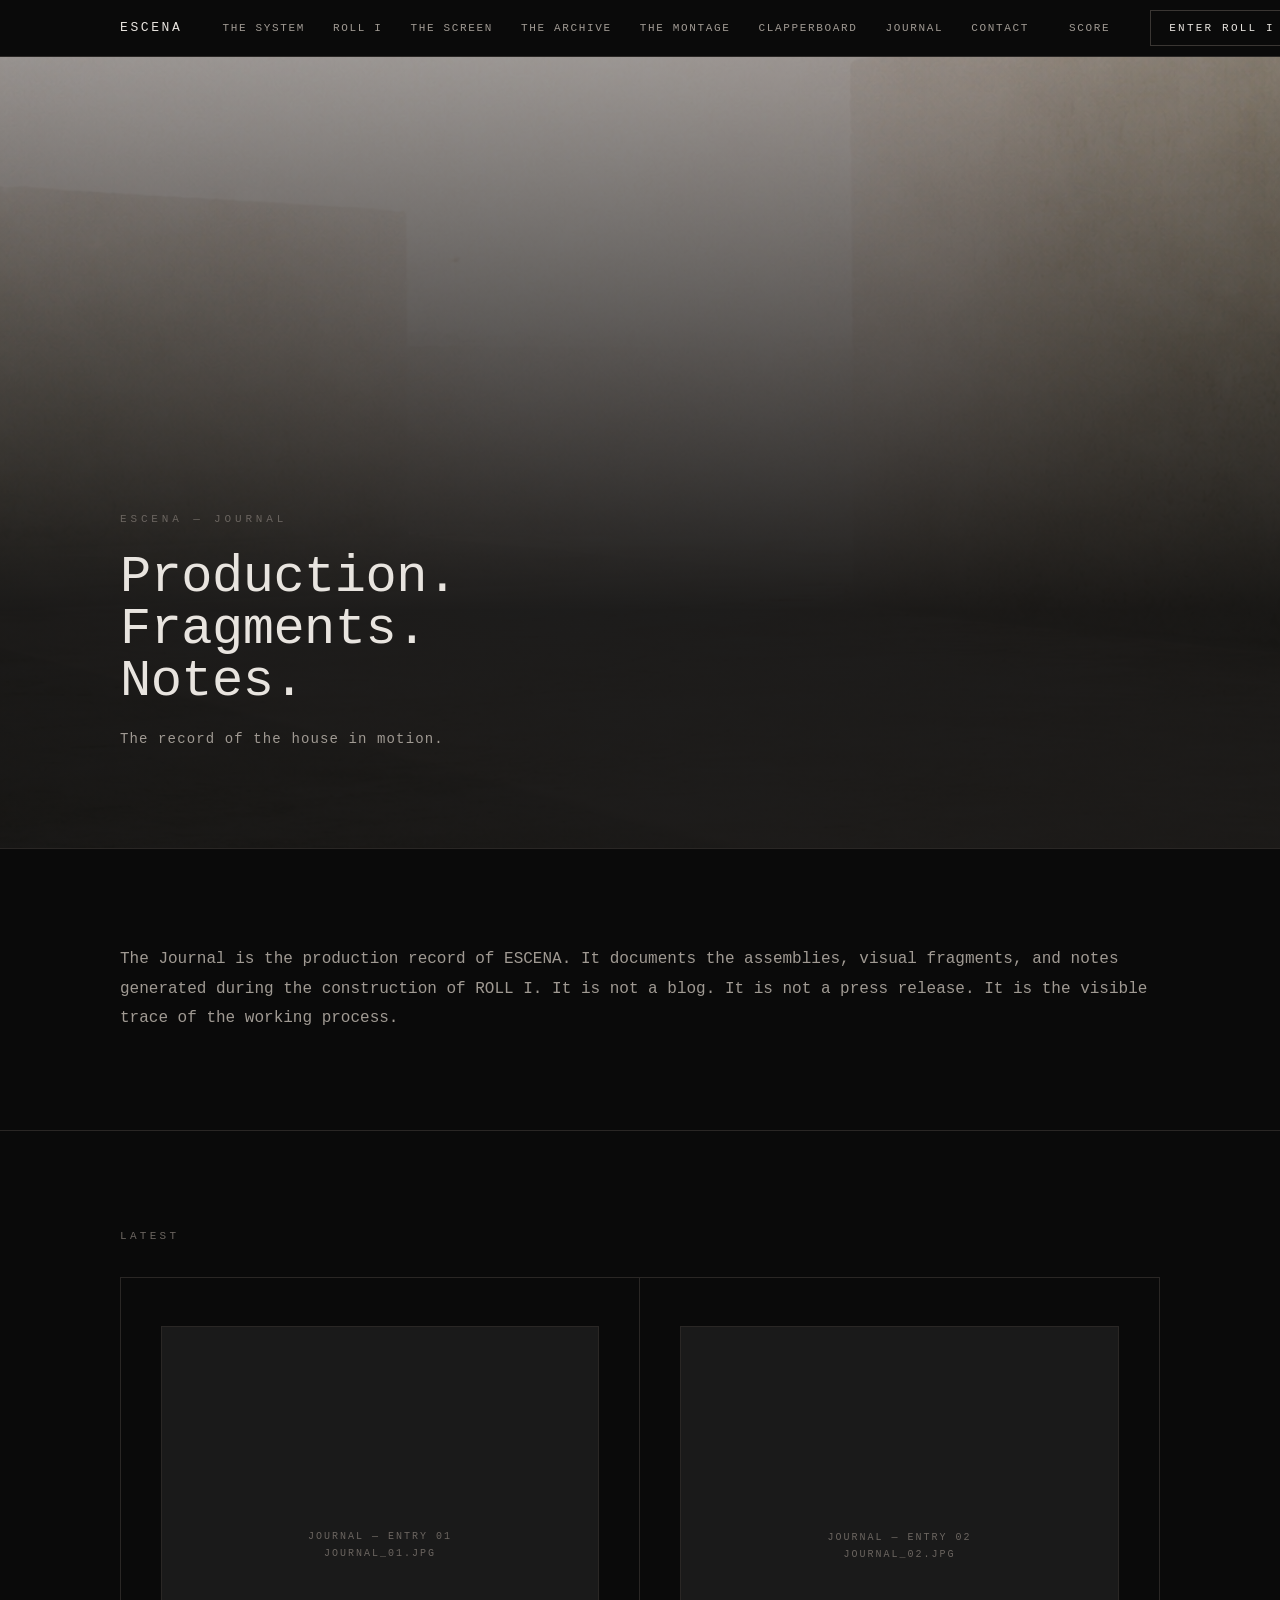
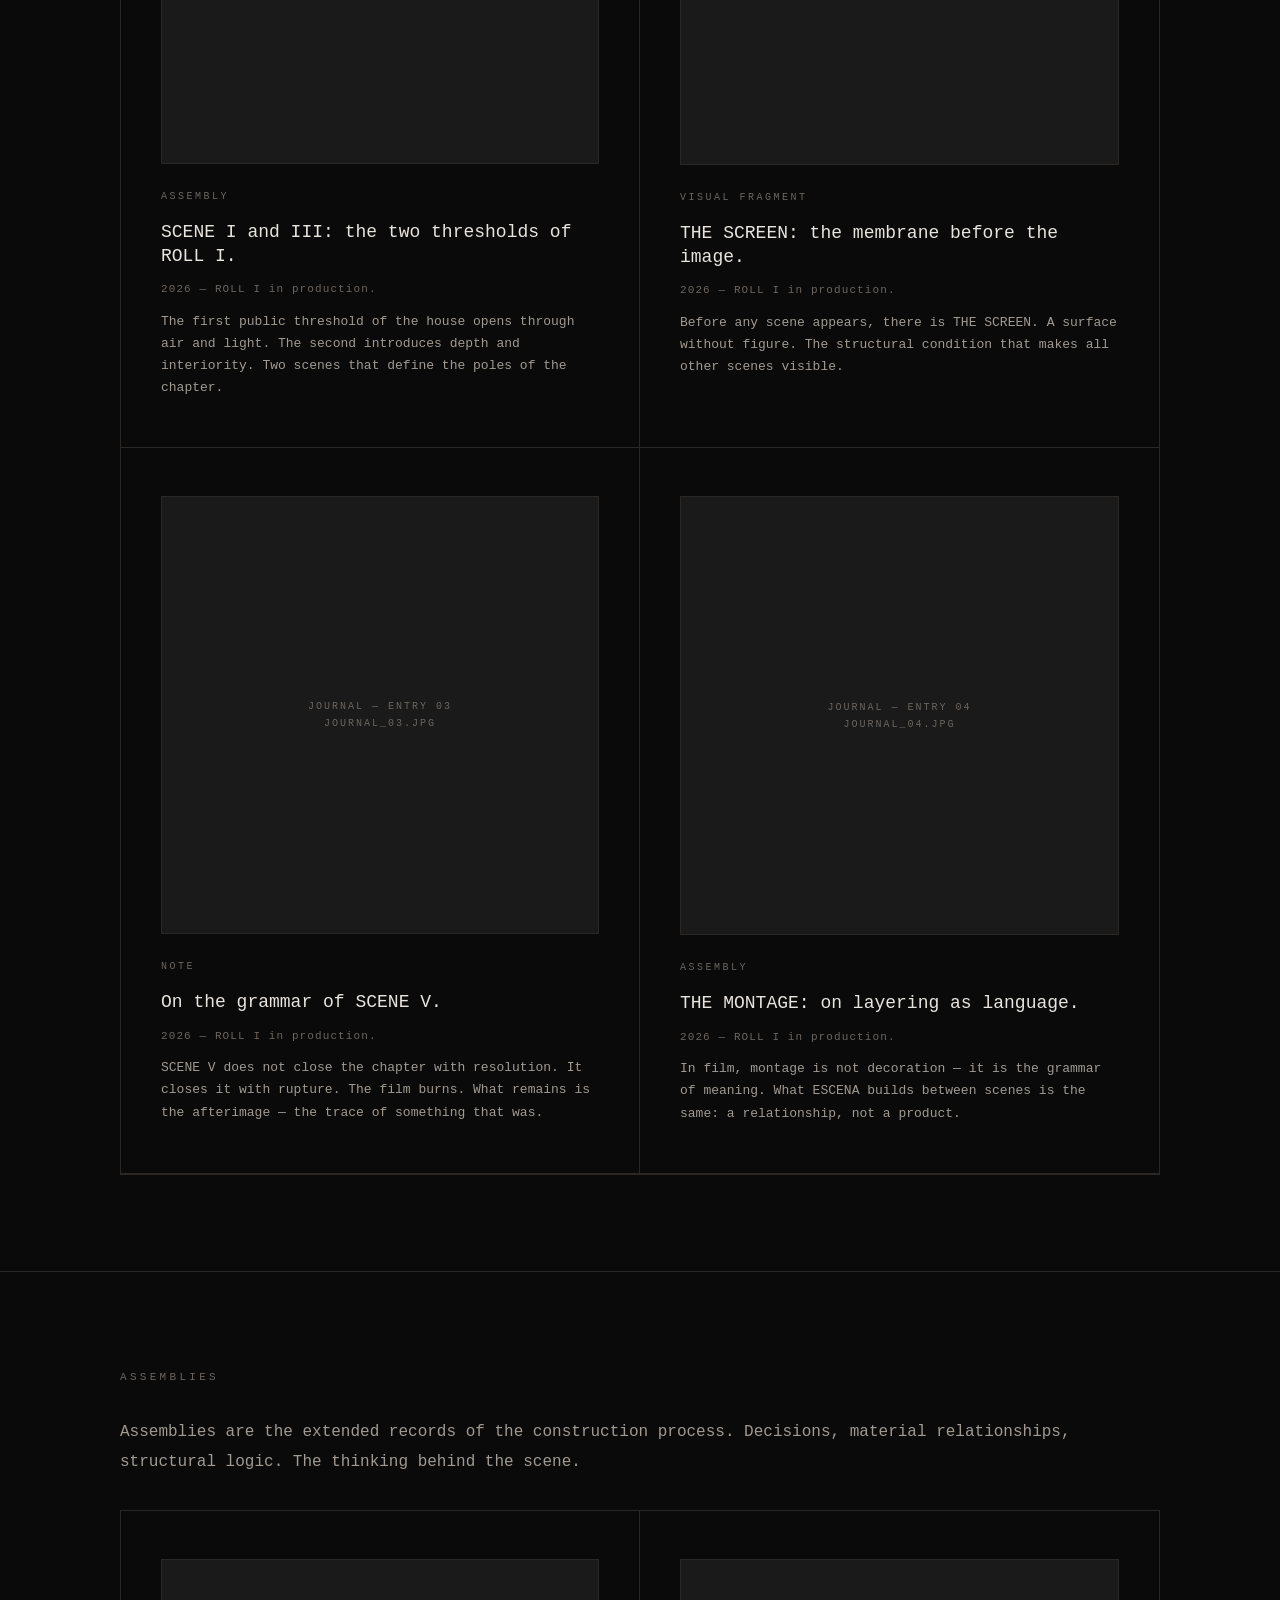
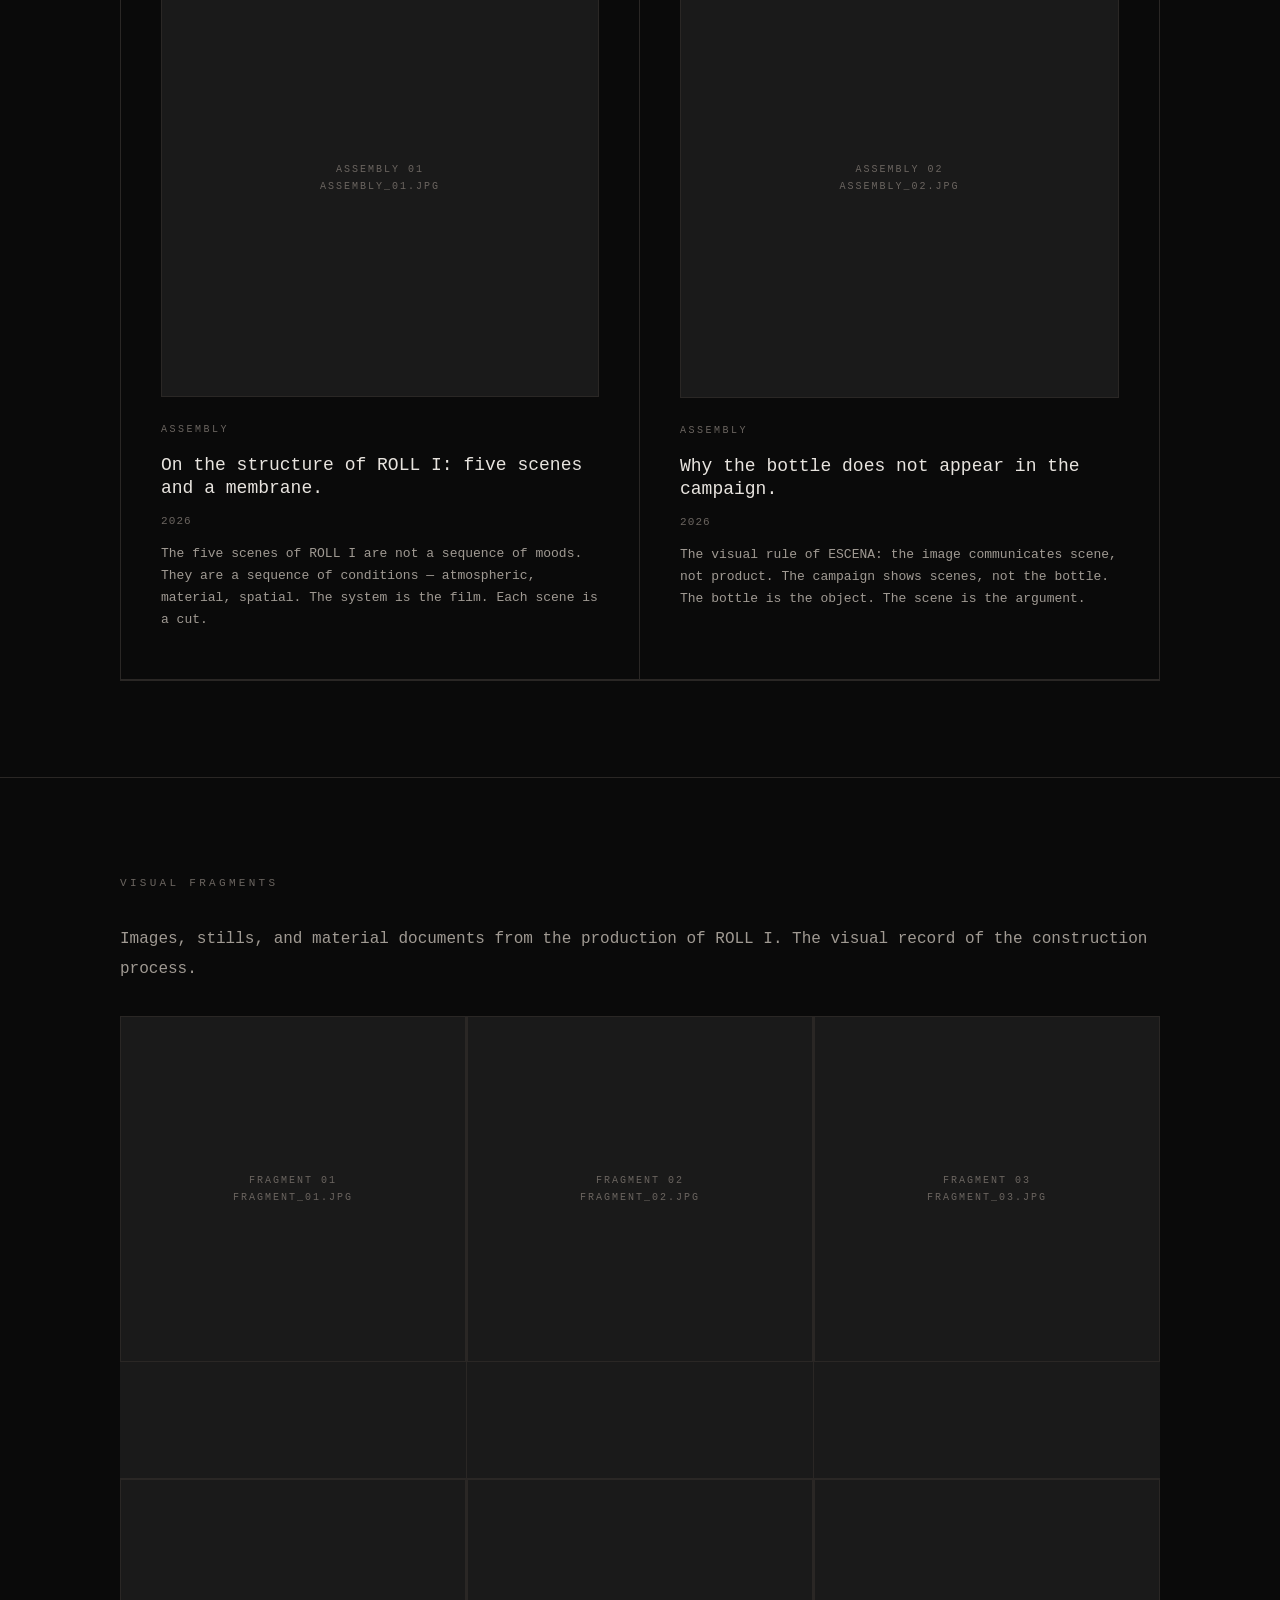
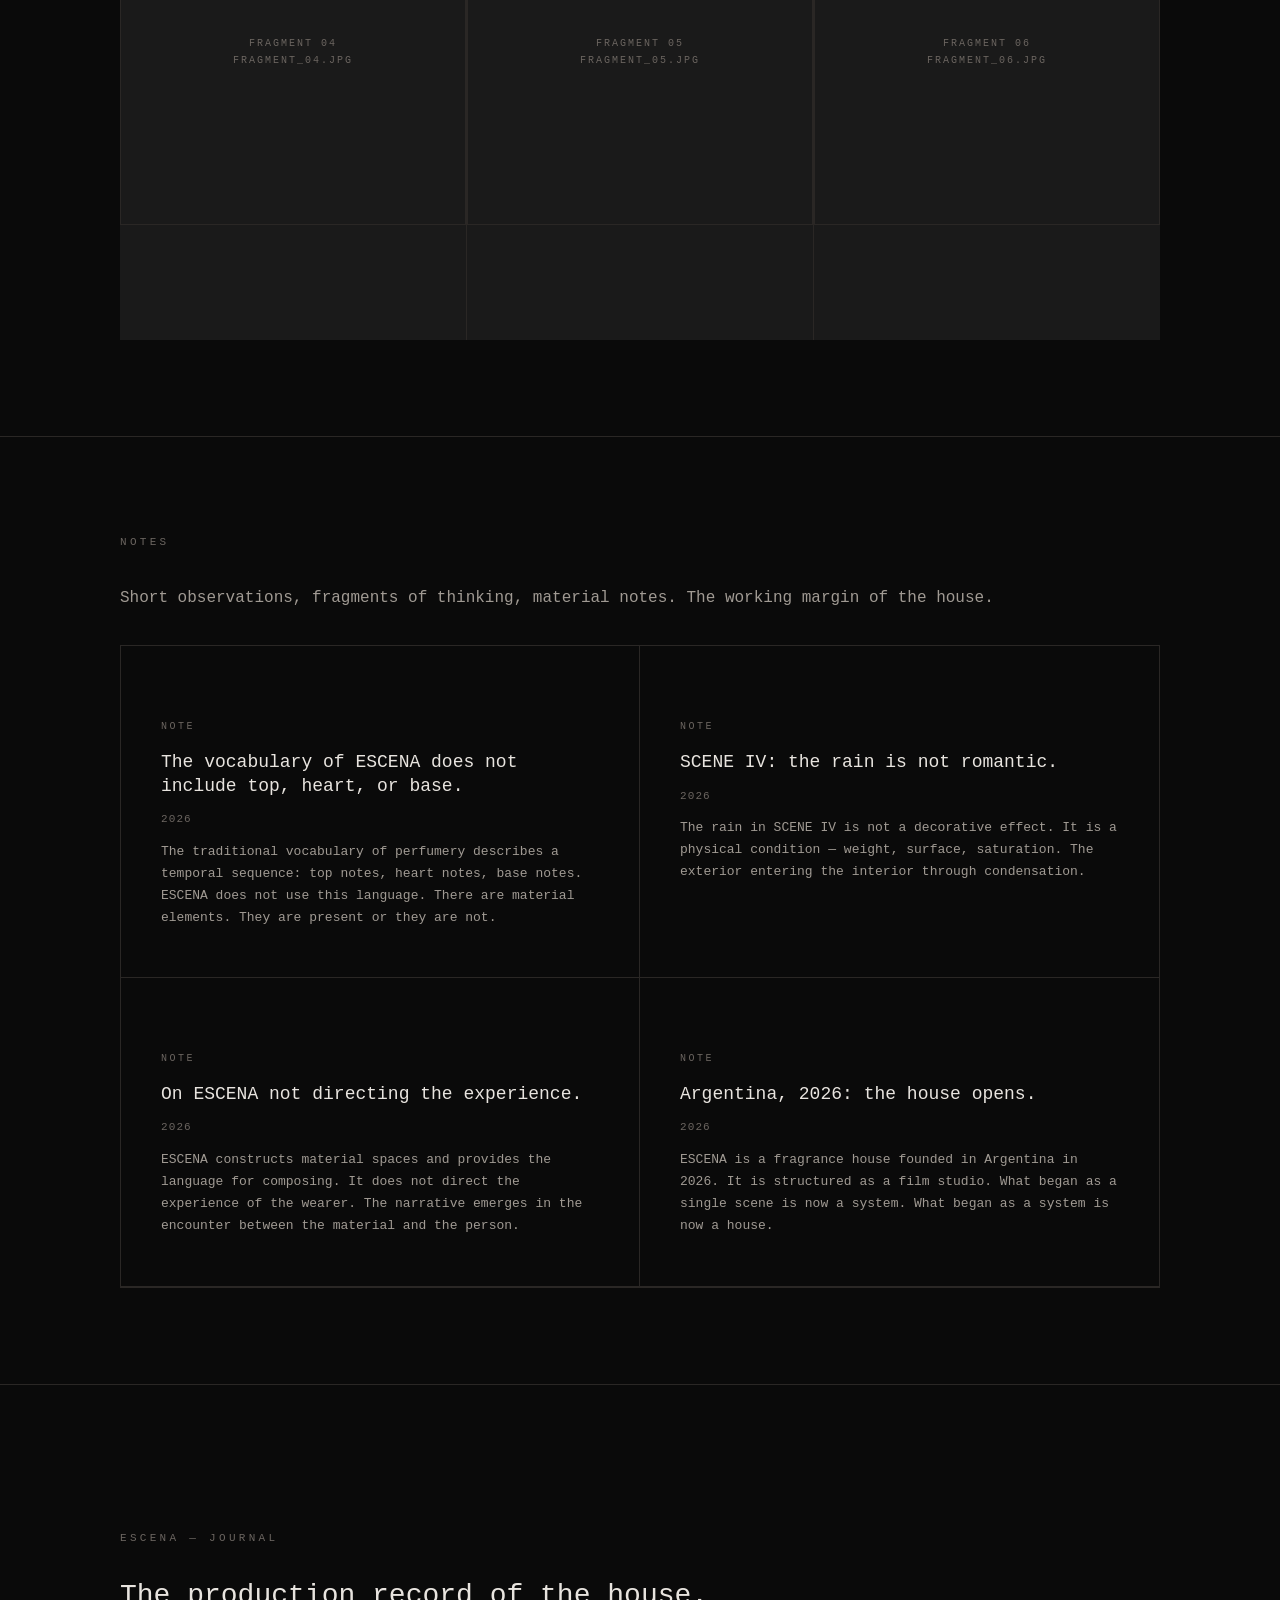
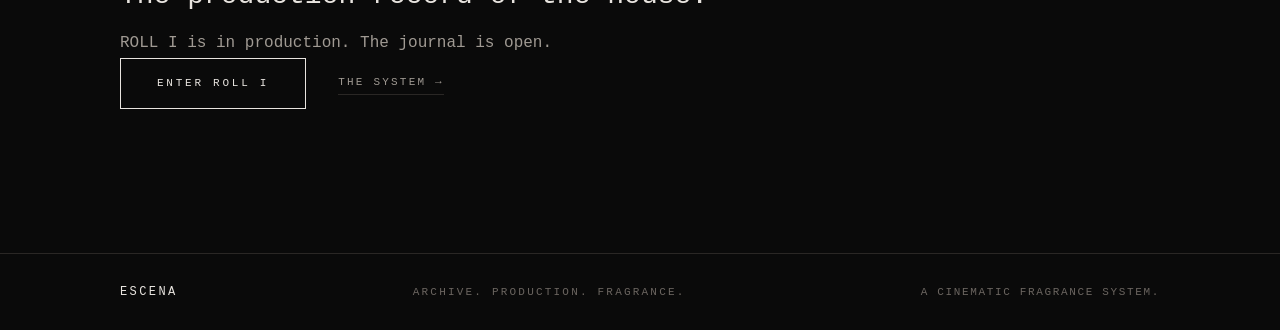
<file: journal.html>
﻿<!DOCTYPE html>
<html lang="en">
<head>
  <meta charset="UTF-8">
  <meta name="viewport" content="width=device-width, initial-scale=1.0">
  <title>Journal — ESCENA</title>
  <meta name="description" content="Journal — ESCENA. Assemblies, visual fragments and notes from the production of ROLL I.">
  <link rel="stylesheet" href="/css/style.css">
  <link rel="icon" type="image/png" href="/IMAGEN/URL%20LOGO%20BLACK.png">
</head>
<body>

<nav class="nav">
  <div class="nav-inner">
    <a href="/index.html" class="nav-logo">Escena</a>
    <div class="nav-links">
      <a href="/the-system.html">The System</a>
      <div class="nav-dropdown">
        <a href="/roll-i.html">ROLL I</a>
        <div class="nav-dropdown-menu">
          <a href="/roll-i.html">Overview</a>
          <a href="/scene-i.html">SCENE I</a>
          <a href="/scene-ii.html">SCENE II</a>
          <a href="/scene-iii.html">SCENE III</a>
          <a href="/scene-iv.html">SCENE IV</a>
          <a href="/scene-v.html">SCENE V</a>
        </div>
      </div>
      <a href="/the-screen.html">The Screen</a>
      <a href="/the-archive.html">The Archive</a>
      <a href="/the-montage.html">The Montage</a>
      <a href="/clapperboard.html">CLAPPERBOARD</a>
      <div class="nav-dropdown">
        <a href="/journal.html" class="active">Journal</a>
        <div class="nav-dropdown-menu">
          <a href="/journal.html">Latest</a>
          <a href="/journal.html#assemblies">Assemblies</a>
          <a href="/journal.html#visual-fragments">Visual Fragments</a>
          <a href="/journal.html#notes">Notes</a>
        </div>
      </div>
      <a href="/contact.html">Contact</a>
    </div>
    <a href="https://escenascore.vercel.app/" class="nav-score" target="_blank" rel="noopener">SCORE</a>
    <a href="/roll-i.html" class="nav-cta">Enter ROLL I</a>
    <button class="nav-hamburger" aria-label="Menu"><span></span><span></span><span></span></button>
  </div>
</nav>
<div class="nav-mobile">
  <a href="/the-system.html">The System</a>
  <a href="/roll-i.html">ROLL I</a>
  <a href="/scene-i.html" class="nav-sub">— SCENE I</a>
  <a href="/scene-ii.html" class="nav-sub">— SCENE II</a>
  <a href="/scene-iii.html" class="nav-sub">— SCENE III</a>
  <a href="/scene-iv.html" class="nav-sub">— SCENE IV</a>
  <a href="/scene-v.html" class="nav-sub">— SCENE V</a>
  <a href="/the-screen.html">The Screen</a>
  <a href="/the-archive.html">The Archive</a>
  <a href="/the-montage.html">The Montage</a>
  <a href="/clapperboard.html">CLAPPERBOARD</a>
  <a href="/journal.html">Journal</a>
  <a href="/contact.html">Contact</a>
  <a href="https://escenascore.vercel.app/" class="nav-score-mobile" target="_blank" rel="noopener">SCORE</a>
  <a href="/roll-i.html" class="nav-mobile-cta">Enter ROLL I</a>
</div>

<main>

  <!-- 1. HERO -->
  <section class="hero">
    <div class="hero-bg" style="background-image: url('/IMAGEN/JOURNAL/journal_hero.png');"></div>
    <div class="hero-content">
      <span class="eyebrow">ESCENA — Journal</span>
      <h1>Production.<br>Fragments.<br>Notes.</h1>
      <p class="hero-line">The record of the house in motion.</p>
    </div>
  </section>

  <!-- 2. INTRO -->
  <section class="section">
    <div class="inner">
      <div class="body-copy-wide">
        <p>The Journal is the production record of ESCENA. It documents the assemblies, visual fragments, and notes generated during the construction of ROLL I. It is not a blog. It is not a press release. It is the visible trace of the working process.</p>
      </div>
    </div>
  </section>

  <!-- 3. LATEST -->
  <section class="section">
    <div class="inner">
      <span class="label">Latest</span>
      <div class="journal-grid mt-32">
        <div class="journal-card">
          <div class="img-placeholder square"><span>JOURNAL — ENTRY 01<br>journal_01.jpg</span></div>
          <div class="journal-card-body">
            <span class="journal-tag">Assembly</span>
            <h3 class="journal-title">SCENE I and III: the two thresholds of ROLL I.</h3>
            <p class="journal-date">2026 — ROLL I in production.</p>
            <p class="journal-excerpt">The first public threshold of the house opens through air and light. The second introduces depth and interiority. Two scenes that define the poles of the chapter.</p>
          </div>
        </div>
        <div class="journal-card">
          <div class="img-placeholder square"><span>JOURNAL — ENTRY 02<br>journal_02.jpg</span></div>
          <div class="journal-card-body">
            <span class="journal-tag">Visual Fragment</span>
            <h3 class="journal-title">THE SCREEN: the membrane before the image.</h3>
            <p class="journal-date">2026 — ROLL I in production.</p>
            <p class="journal-excerpt">Before any scene appears, there is THE SCREEN. A surface without figure. The structural condition that makes all other scenes visible.</p>
          </div>
        </div>
        <div class="journal-card">
          <div class="img-placeholder square"><span>JOURNAL — ENTRY 03<br>journal_03.jpg</span></div>
          <div class="journal-card-body">
            <span class="journal-tag">Note</span>
            <h3 class="journal-title">On the grammar of SCENE V.</h3>
            <p class="journal-date">2026 — ROLL I in production.</p>
            <p class="journal-excerpt">SCENE V does not close the chapter with resolution. It closes it with rupture. The film burns. What remains is the afterimage — the trace of something that was.</p>
          </div>
        </div>
        <div class="journal-card">
          <div class="img-placeholder square"><span>JOURNAL — ENTRY 04<br>journal_04.jpg</span></div>
          <div class="journal-card-body">
            <span class="journal-tag">Assembly</span>
            <h3 class="journal-title">THE MONTAGE: on layering as language.</h3>
            <p class="journal-date">2026 — ROLL I in production.</p>
            <p class="journal-excerpt">In film, montage is not decoration — it is the grammar of meaning. What ESCENA builds between scenes is the same: a relationship, not a product.</p>
          </div>
        </div>
      </div>
    </div>
  </section>

  <!-- 4. ASSEMBLIES -->
  <section class="section" id="assemblies">
    <div class="inner">
      <span class="label">Assemblies</span>
      <div class="body-copy-wide">
        <p>Assemblies are the extended records of the construction process. Decisions, material relationships, structural logic. The thinking behind the scene.</p>
      </div>
      <div class="journal-grid mt-32">
        <div class="journal-card">
          <div class="img-placeholder square"><span>ASSEMBLY 01<br>assembly_01.jpg</span></div>
          <div class="journal-card-body">
            <span class="journal-tag">Assembly</span>
            <h3 class="journal-title">On the structure of ROLL I: five scenes and a membrane.</h3>
            <p class="journal-date">2026</p>
            <p class="journal-excerpt">The five scenes of ROLL I are not a sequence of moods. They are a sequence of conditions — atmospheric, material, spatial. The system is the film. Each scene is a cut.</p>
          </div>
        </div>
        <div class="journal-card">
          <div class="img-placeholder square"><span>ASSEMBLY 02<br>assembly_02.jpg</span></div>
          <div class="journal-card-body">
            <span class="journal-tag">Assembly</span>
            <h3 class="journal-title">Why the bottle does not appear in the campaign.</h3>
            <p class="journal-date">2026</p>
            <p class="journal-excerpt">The visual rule of ESCENA: the image communicates scene, not product. The campaign shows scenes, not the bottle. The bottle is the object. The scene is the argument.</p>
          </div>
        </div>
      </div>
    </div>
  </section>

  <!-- 5. VISUAL FRAGMENTS -->
  <section class="section" id="visual-fragments">
    <div class="inner">
      <span class="label">Visual Fragments</span>
      <div class="body-copy-wide">
        <p>Images, stills, and material documents from the production of ROLL I. The visual record of the construction process.</p>
      </div>
      <div class="visual-grid mt-32">
        <div class="visual-grid-item"><div class="img-placeholder square"><span>FRAGMENT 01<br>fragment_01.jpg</span></div></div>
        <div class="visual-grid-item"><div class="img-placeholder square"><span>FRAGMENT 02<br>fragment_02.jpg</span></div></div>
        <div class="visual-grid-item"><div class="img-placeholder square"><span>FRAGMENT 03<br>fragment_03.jpg</span></div></div>
        <div class="visual-grid-item"><div class="img-placeholder square"><span>FRAGMENT 04<br>fragment_04.jpg</span></div></div>
        <div class="visual-grid-item"><div class="img-placeholder square"><span>FRAGMENT 05<br>fragment_05.jpg</span></div></div>
        <div class="visual-grid-item"><div class="img-placeholder square"><span>FRAGMENT 06<br>fragment_06.jpg</span></div></div>
      </div>
    </div>
  </section>

  <!-- 6. NOTES -->
  <section class="section" id="notes">
    <div class="inner">
      <span class="label">Notes</span>
      <div class="body-copy-wide">
        <p>Short observations, fragments of thinking, material notes. The working margin of the house.</p>
      </div>
      <div class="journal-grid mt-32">
        <div class="journal-card">
          <div class="journal-card-body" style="padding-top: 0;">
            <span class="journal-tag">Note</span>
            <h3 class="journal-title">The vocabulary of ESCENA does not include top, heart, or base.</h3>
            <p class="journal-date">2026</p>
            <p class="journal-excerpt">The traditional vocabulary of perfumery describes a temporal sequence: top notes, heart notes, base notes. ESCENA does not use this language. There are material elements. They are present or they are not.</p>
          </div>
        </div>
        <div class="journal-card">
          <div class="journal-card-body" style="padding-top: 0;">
            <span class="journal-tag">Note</span>
            <h3 class="journal-title">SCENE IV: the rain is not romantic.</h3>
            <p class="journal-date">2026</p>
            <p class="journal-excerpt">The rain in SCENE IV is not a decorative effect. It is a physical condition — weight, surface, saturation. The exterior entering the interior through condensation.</p>
          </div>
        </div>
        <div class="journal-card">
          <div class="journal-card-body" style="padding-top: 0;">
            <span class="journal-tag">Note</span>
            <h3 class="journal-title">On ESCENA not directing the experience.</h3>
            <p class="journal-date">2026</p>
            <p class="journal-excerpt">ESCENA constructs material spaces and provides the language for composing. It does not direct the experience of the wearer. The narrative emerges in the encounter between the material and the person.</p>
          </div>
        </div>
        <div class="journal-card">
          <div class="journal-card-body" style="padding-top: 0;">
            <span class="journal-tag">Note</span>
            <h3 class="journal-title">Argentina, 2026: the house opens.</h3>
            <p class="journal-date">2026</p>
            <p class="journal-excerpt">ESCENA is a fragrance house founded in Argentina in 2026. It is structured as a film studio. What began as a single scene is now a system. What began as a system is now a house.</p>
          </div>
        </div>
      </div>
    </div>
  </section>

  <!-- 7. CLOSING -->
  <section class="closing">
    <div class="inner">
      <span class="label">ESCENA — Journal</span>
      <h2>The production record of the house.</h2>
      <div class="body-copy mt-16">
        <p>ROLL I is in production. The journal is open.</p>
      </div>
      <div class="mt-40" style="display: flex; gap: 32px; flex-wrap: wrap;">
        <a href="/roll-i.html" class="cta">Enter ROLL I</a>
        <a href="/the-system.html" class="cta-ghost" style="align-self: center;">The System →</a>
      </div>
    </div>
  </section>

</main>

<footer>
  <div class="footer-inner">
    <span class="footer-logo">Escena</span>
    <span class="footer-tag">Archive. Production. Fragrance.</span>
    <span class="footer-sub">A Cinematic Fragrance System.</span>
  </div>
</footer>

<script src="/js/main.js"></script>
</body>
</html>
</file>
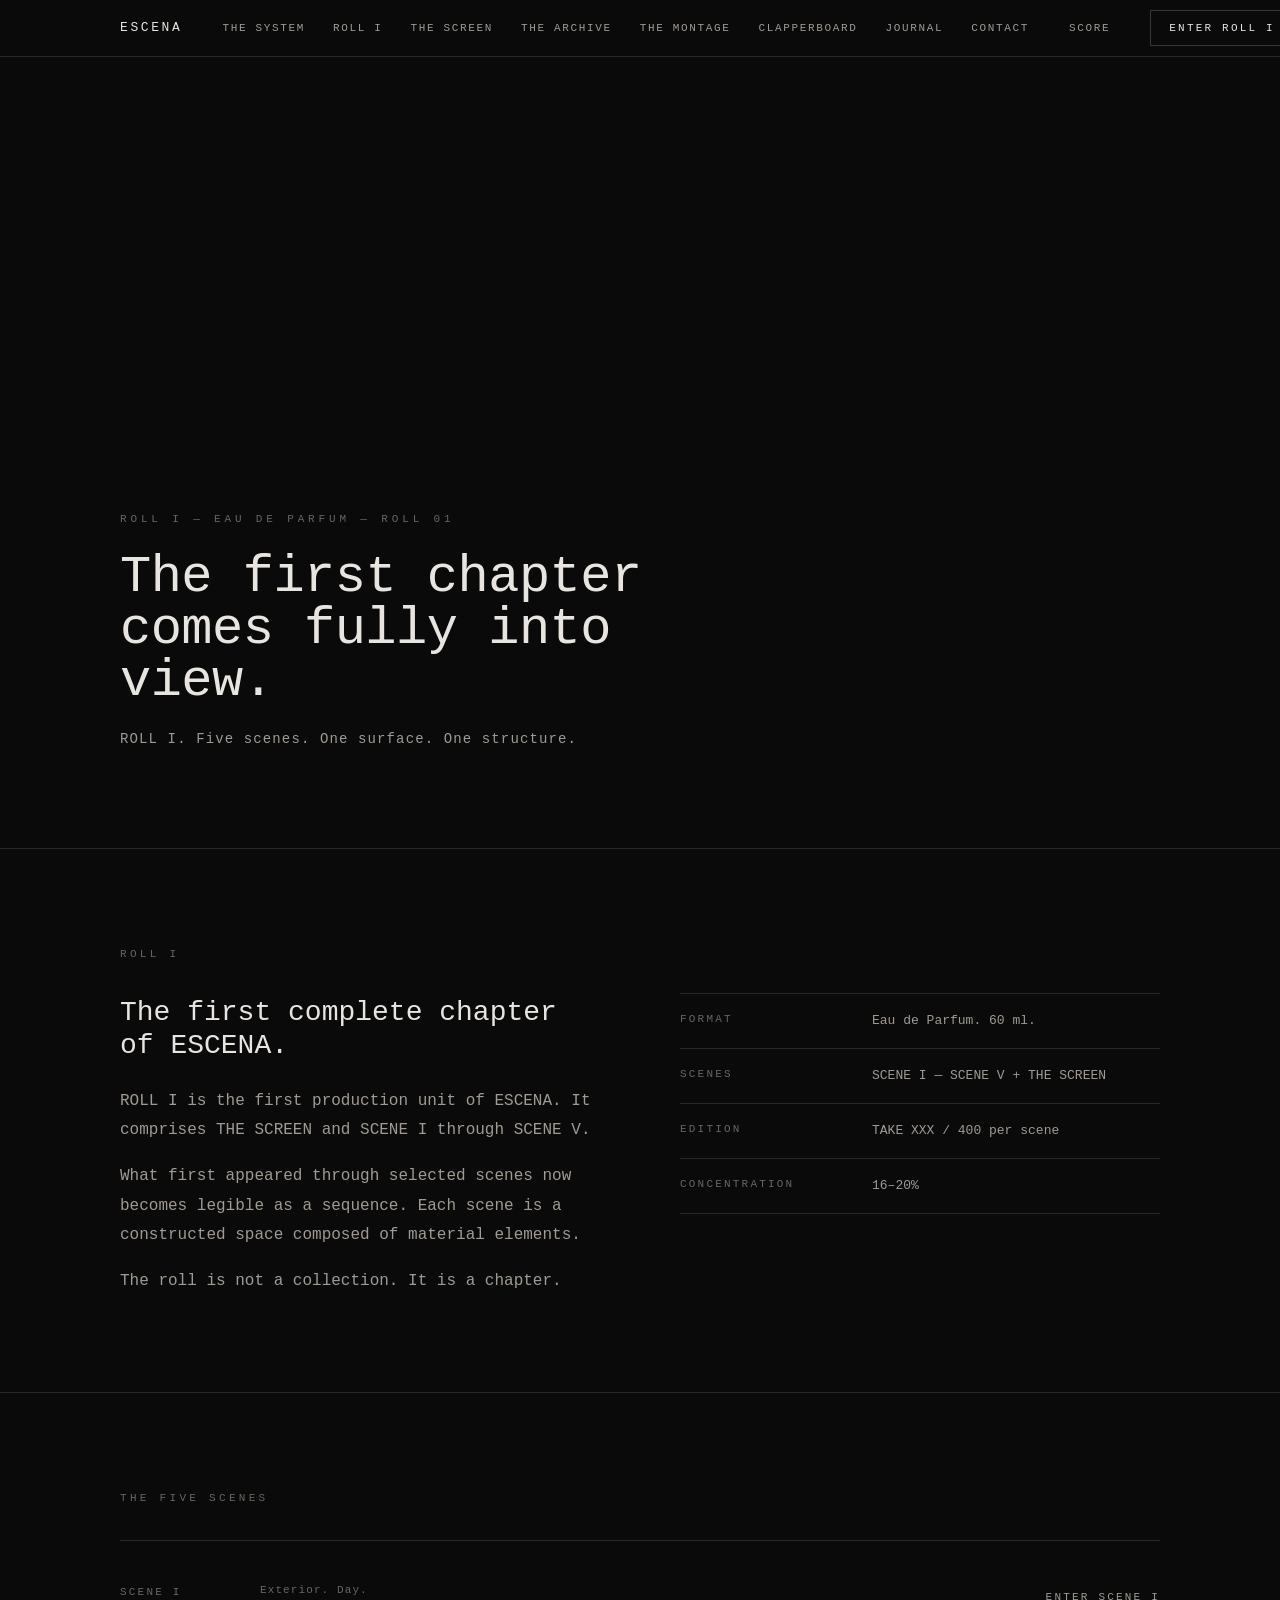
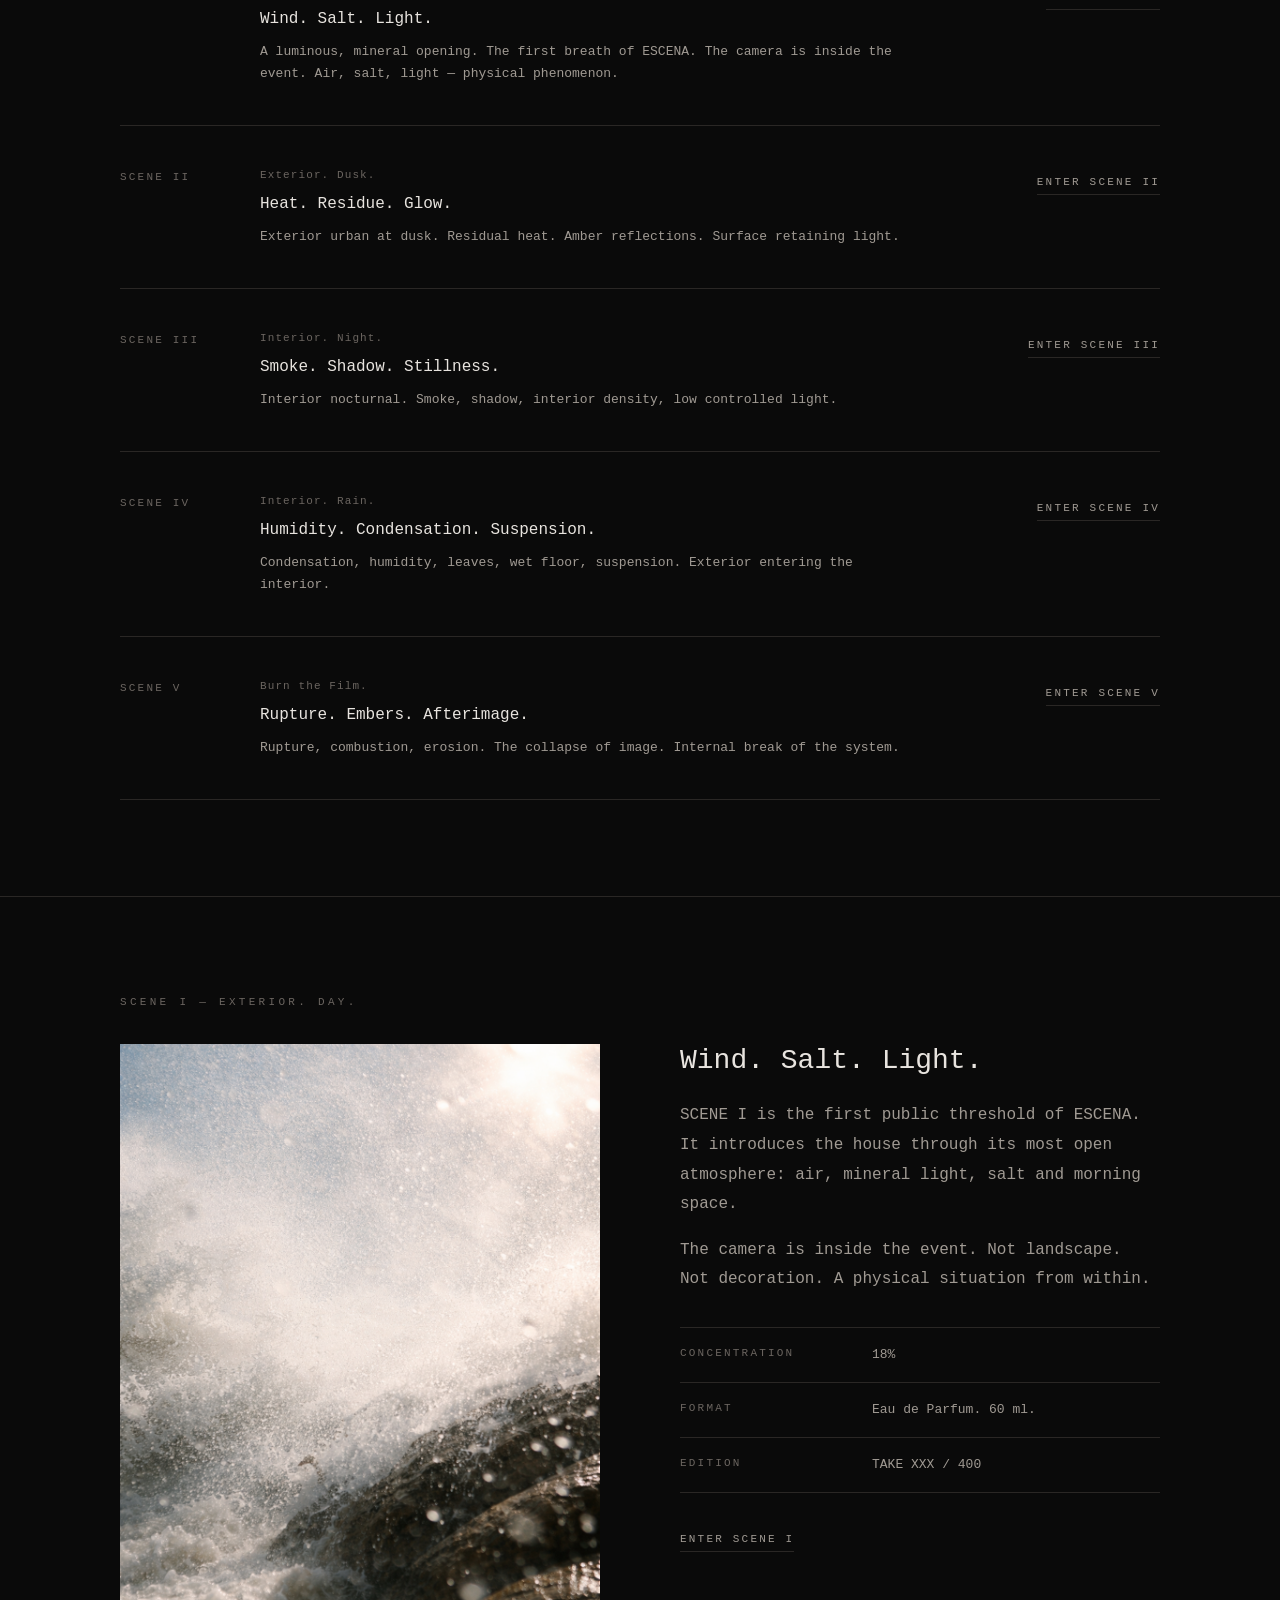
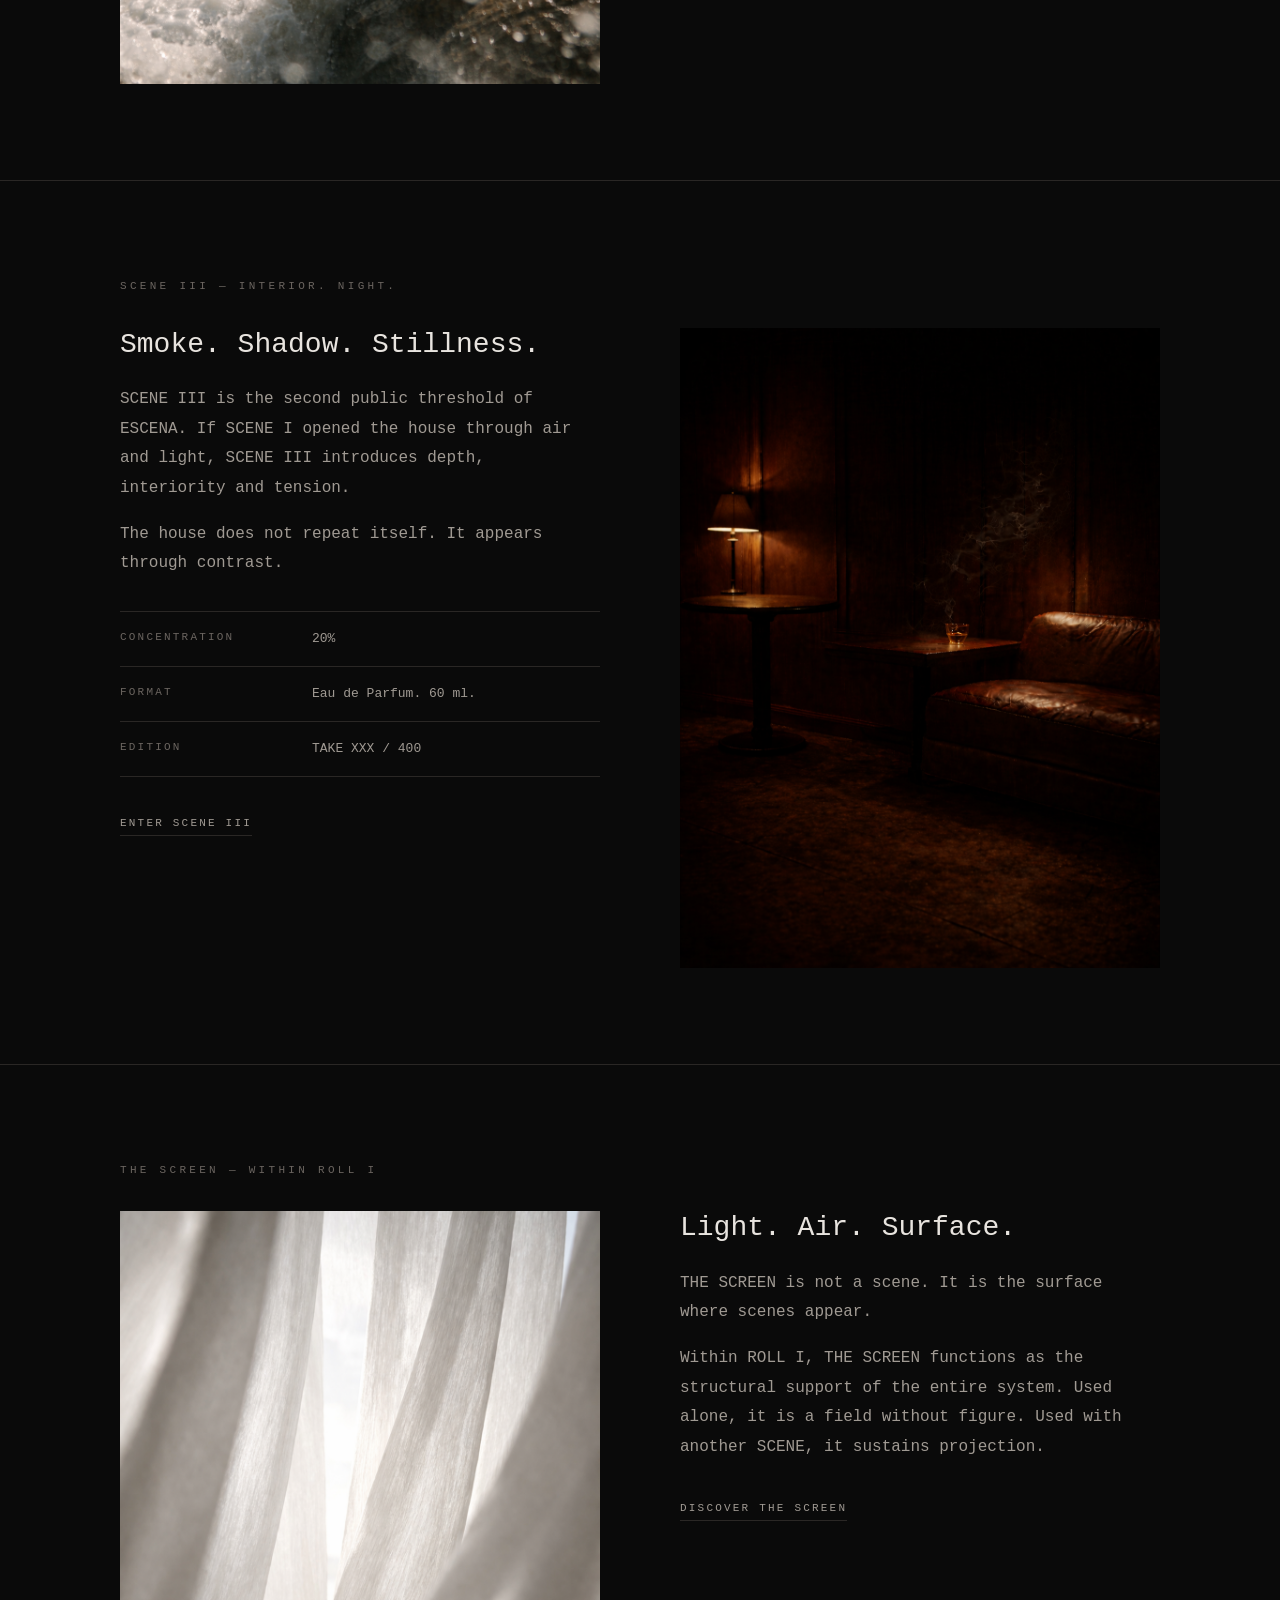
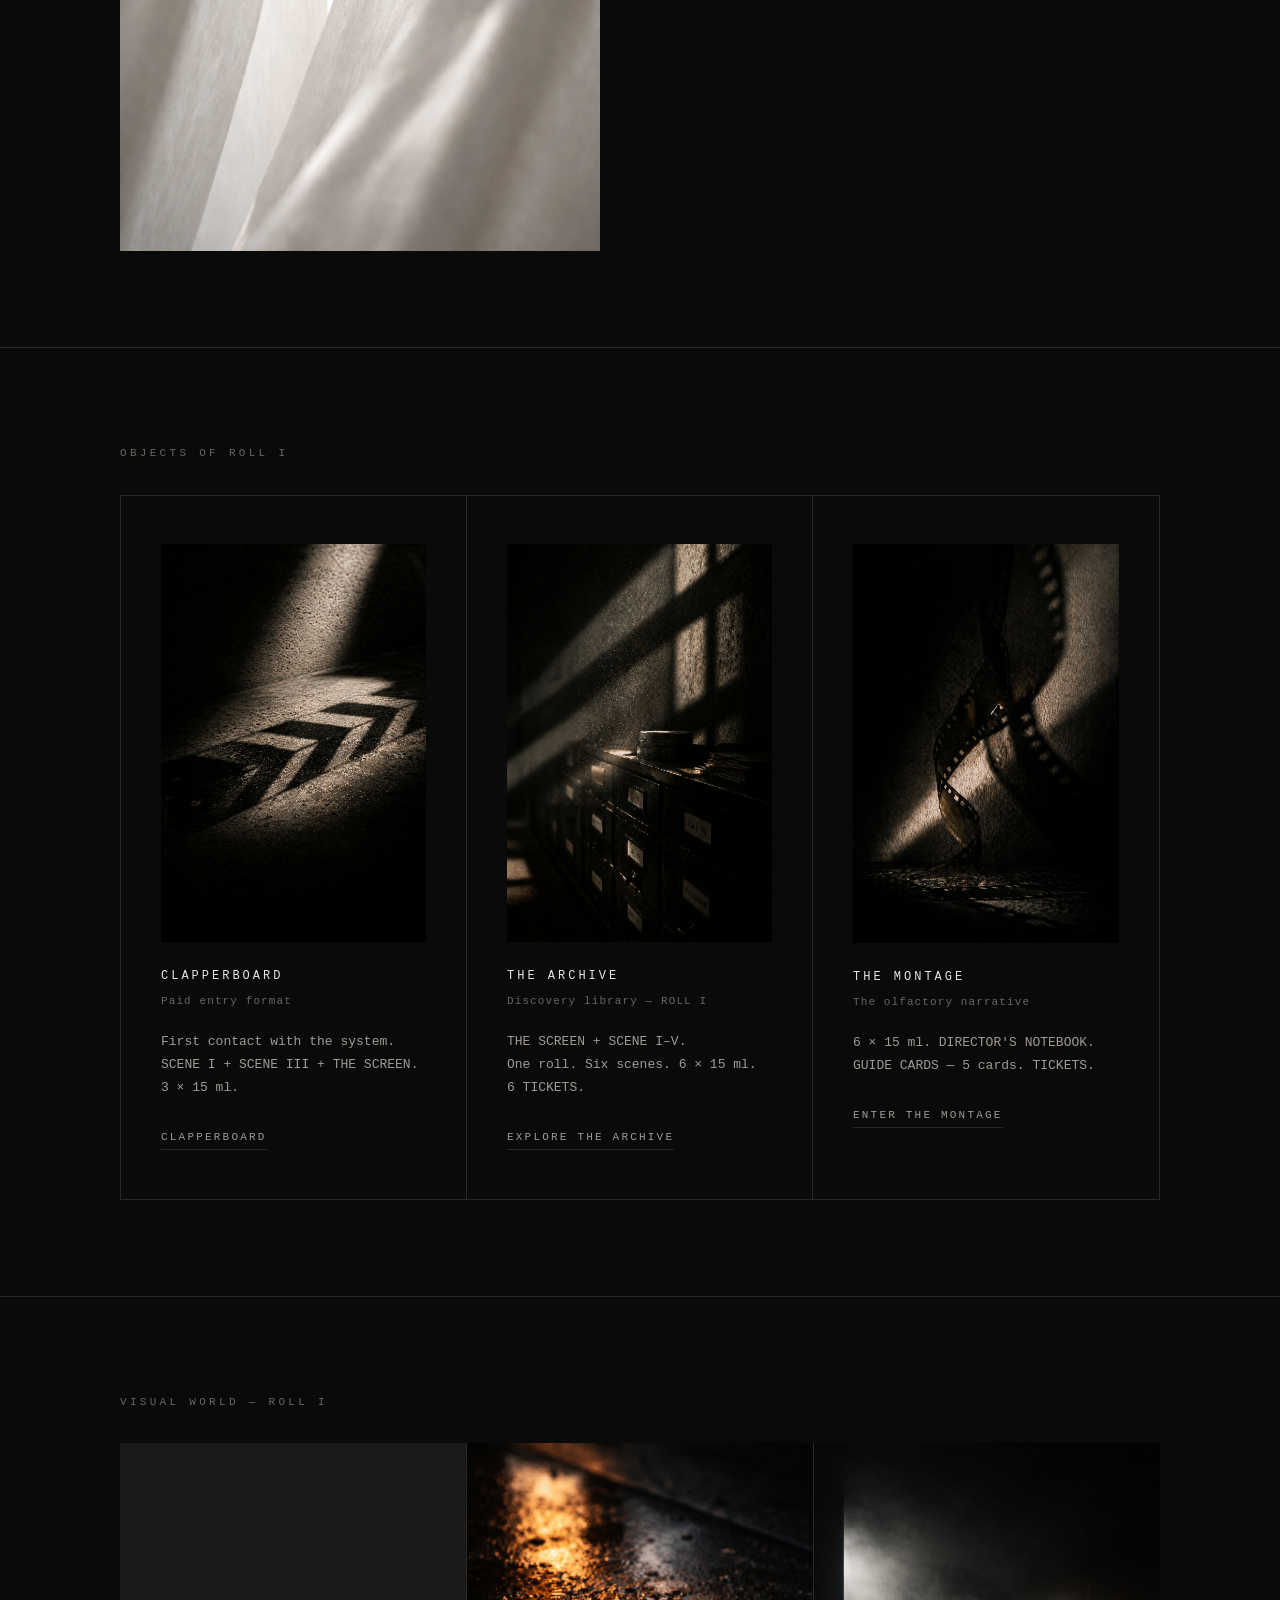
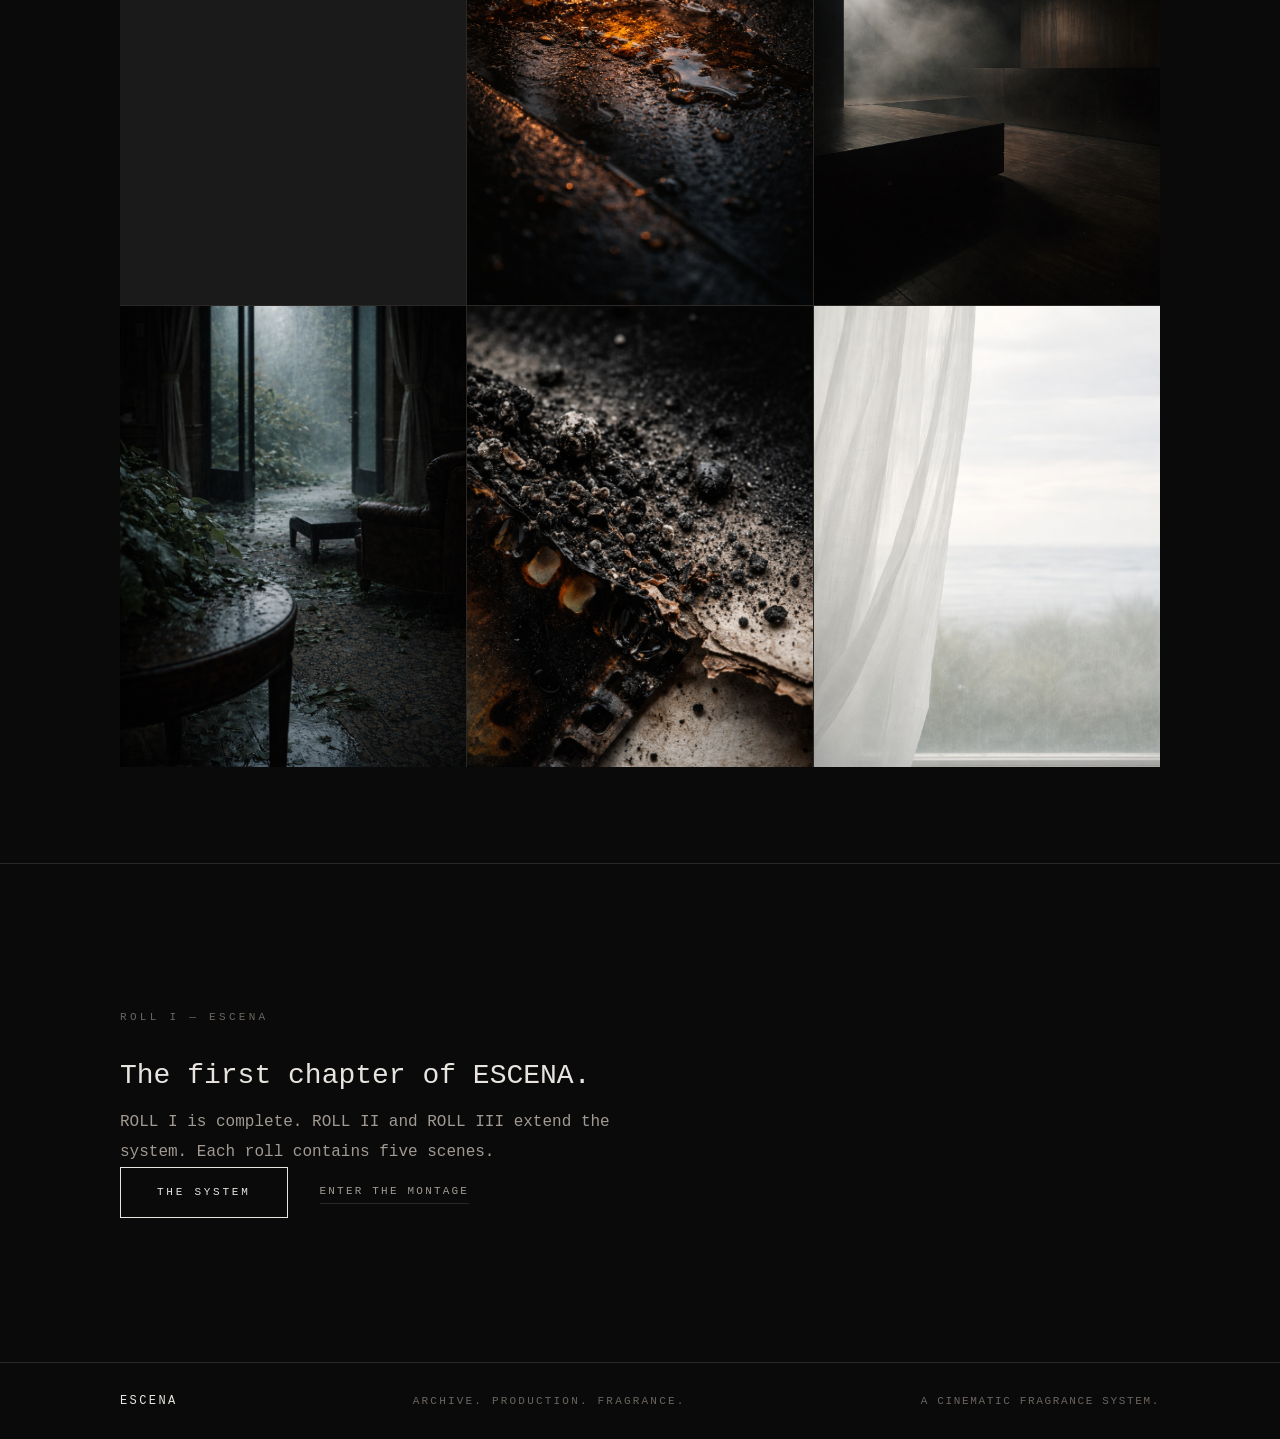
<file: roll-i.html>
﻿<!DOCTYPE html>
<html lang="en">
<head>
  <meta charset="UTF-8">
  <meta name="viewport" content="width=device-width, initial-scale=1.0">
  <title>ROLL I — Escena</title>
  <meta name="description" content="ROLL I is the first complete chapter of ESCENA. Five scenes, one surface, one structure.">
  <link rel="stylesheet" href="/css/style.css">
  <link rel="icon" type="image/png" href="/IMAGEN/URL%20LOGO%20BLACK.png">
</head>
<body>

<nav class="nav">
  <div class="nav-inner">
    <a href="/index.html" class="nav-logo">Escena</a>
    <div class="nav-links">
      <a href="/the-system.html">The System</a>
      <div class="nav-dropdown">
        <a href="/roll-i.html" class="active">ROLL I</a>
        <div class="nav-dropdown-menu">
          <a href="/roll-i.html">Overview</a>
          <a href="/scene-i.html">SCENE I</a>
          <a href="/scene-ii.html">SCENE II</a>
          <a href="/scene-iii.html">SCENE III</a>
          <a href="/scene-iv.html">SCENE IV</a>
          <a href="/scene-v.html">SCENE V</a>
        </div>
      </div>
      <a href="/the-screen.html">The Screen</a>
      <a href="/the-archive.html">The Archive</a>
      <a href="/the-montage.html">The Montage</a>
      <a href="/clapperboard.html">CLAPPERBOARD</a>
      <div class="nav-dropdown">
        <a href="/journal.html">Journal</a>
        <div class="nav-dropdown-menu">
          <a href="/journal.html">Latest</a>
          <a href="/journal.html#assemblies">Assemblies</a>
          <a href="/journal.html#visual-fragments">Visual Fragments</a>
          <a href="/journal.html#notes">Notes</a>
        </div>
      </div>
      <a href="/contact.html">Contact</a>
    </div>
    <a href="https://escenascore.vercel.app/" class="nav-score" target="_blank" rel="noopener">SCORE</a>
    <a href="/roll-i.html" class="nav-cta">Enter ROLL I</a>
    <button class="nav-hamburger" aria-label="Menu"><span></span><span></span><span></span></button>
  </div>
</nav>
<div class="nav-mobile">
  <a href="/the-system.html">The System</a>
  <a href="/roll-i.html">ROLL I</a>
  <a href="/scene-i.html" class="nav-sub">— SCENE I</a>
  <a href="/scene-ii.html" class="nav-sub">— SCENE II</a>
  <a href="/scene-iii.html" class="nav-sub">— SCENE III</a>
  <a href="/scene-iv.html" class="nav-sub">— SCENE IV</a>
  <a href="/scene-v.html" class="nav-sub">— SCENE V</a>
  <a href="/the-screen.html">The Screen</a>
  <a href="/the-archive.html">The Archive</a>
  <a href="/the-montage.html">The Montage</a>
  <a href="/clapperboard.html">CLAPPERBOARD</a>
  <a href="/journal.html">Journal</a>
  <a href="/contact.html">Contact</a>
  <a href="https://escenascore.vercel.app/" class="nav-score-mobile" target="_blank" rel="noopener">SCORE</a>
  <a href="/roll-i.html" class="nav-mobile-cta">Enter ROLL I</a>
</div>

<main>

  <!-- 1. HERO -->
  <section class="hero">
    <video class="hero-video" autoplay muted loop playsinline>
      <source src="/IMAGEN/ROLL%20I/roll1_hero.mp4" type="video/mp4">
    </video>
    <div class="hero-overlay"></div>
    <div class="hero-content">
      <span class="eyebrow">ROLL I — Eau de Parfum — ROLL 01</span>
      <h1>The first chapter comes fully into view.</h1>
      <p class="hero-line">ROLL I. Five scenes. One surface. One structure.</p>
    </div>
  </section>

  <!-- 2. INTRODUCTION -->
  <section class="section">
    <div class="inner">
      <div class="split">
        <div>
          <span class="label">ROLL I</span>
          <h2>The first complete chapter of ESCENA.</h2>
          <div class="body-copy mt-24">
            <p>ROLL I is the first production unit of ESCENA. It comprises THE SCREEN and SCENE I through SCENE V.</p>
            <p>What first appeared through selected scenes now becomes legible as a sequence. Each scene is a constructed space composed of material elements.</p>
            <p>The roll is not a collection. It is a chapter.</p>
          </div>
        </div>
        <div>
          <div class="spec-list mt-48">
            <div class="spec-row">
              <span class="spec-key">Format</span>
              <span class="spec-val">Eau de Parfum. 60 ml.</span>
            </div>
            <div class="spec-row">
              <span class="spec-key">Scenes</span>
              <span class="spec-val">SCENE I — SCENE V + THE SCREEN</span>
            </div>
            <div class="spec-row">
              <span class="spec-key">Edition</span>
              <span class="spec-val">TAKE XXX / 400 per scene</span>
            </div>
            <div class="spec-row">
              <span class="spec-key">Concentration</span>
              <span class="spec-val">16–20%</span>
            </div>
          </div>
        </div>
      </div>
    </div>
  </section>

  <!-- 3. THE FIVE SCENES — overview -->
  <section class="section">
    <div class="inner">
      <span class="label">The Five Scenes</span>
      <div class="scene-list">
        <div class="scene-item">
          <span class="scene-n">SCENE I</span>
          <div>
            <p class="scene-notation">Exterior. Day.</p>
            <p class="scene-name">Wind. Salt. Light.</p>
            <p class="scene-descriptors">A luminous, mineral opening. The first breath of ESCENA. The camera is inside the event. Air, salt, light — physical phenomenon.</p>
          </div>
          <div class="scene-action">
            <a href="/scene-i.html" class="cta-ghost">Enter SCENE I</a>
          </div>
        </div>
        <div class="scene-item">
          <span class="scene-n">SCENE II</span>
          <div>
            <p class="scene-notation">Exterior. Dusk.</p>
            <p class="scene-name">Heat. Residue. Glow.</p>
            <p class="scene-descriptors">Exterior urban at dusk. Residual heat. Amber reflections. Surface retaining light.</p>
          </div>
          <div class="scene-action">
            <a href="/scene-ii.html" class="cta-ghost">Enter SCENE II</a>
          </div>
        </div>
        <div class="scene-item">
          <span class="scene-n">SCENE III</span>
          <div>
            <p class="scene-notation">Interior. Night.</p>
            <p class="scene-name">Smoke. Shadow. Stillness.</p>
            <p class="scene-descriptors">Interior nocturnal. Smoke, shadow, interior density, low controlled light.</p>
          </div>
          <div class="scene-action">
            <a href="/scene-iii.html" class="cta-ghost">Enter SCENE III</a>
          </div>
        </div>
        <div class="scene-item">
          <span class="scene-n">SCENE IV</span>
          <div>
            <p class="scene-notation">Interior. Rain.</p>
            <p class="scene-name">Humidity. Condensation. Suspension.</p>
            <p class="scene-descriptors">Condensation, humidity, leaves, wet floor, suspension. Exterior entering the interior.</p>
          </div>
          <div class="scene-action">
            <a href="/scene-iv.html" class="cta-ghost">Enter SCENE IV</a>
          </div>
        </div>
        <div class="scene-item">
          <span class="scene-n">SCENE V</span>
          <div>
            <p class="scene-notation">Burn the Film.</p>
            <p class="scene-name">Rupture. Embers. Afterimage.</p>
            <p class="scene-descriptors">Rupture, combustion, erosion. The collapse of image. Internal break of the system.</p>
          </div>
          <div class="scene-action">
            <a href="/scene-v.html" class="cta-ghost">Enter SCENE V</a>
          </div>
        </div>
      </div>
    </div>
  </section>

  <!-- 4–8. SCENE BLOCKS -->
  <section class="section">
    <div class="inner">
      <span class="label">SCENE I — Exterior. Day.</span>
      <div class="split">
        <div>
          <div class="img-wrap portrait">
            <img src="/IMAGEN/SCENE%20I/scene1_hero.png" alt="SCENE I — Exterior. Day.">
          </div>
        </div>
        <div>
          <h2>Wind. Salt. Light.</h2>
          <div class="body-copy mt-24">
            <p>SCENE I is the first public threshold of ESCENA. It introduces the house through its most open atmosphere: air, mineral light, salt and morning space.</p>
            <p>The camera is inside the event. Not landscape. Not decoration. A physical situation from within.</p>
          </div>
          <div class="spec-list mt-32">
            <div class="spec-row"><span class="spec-key">Concentration</span><span class="spec-val">18%</span></div>
            <div class="spec-row"><span class="spec-key">Format</span><span class="spec-val">Eau de Parfum. 60 ml.</span></div>
            <div class="spec-row"><span class="spec-key">Edition</span><span class="spec-val">TAKE XXX / 400</span></div>
          </div>
          <div class="mt-32">
            <a href="/scene-i.html" class="cta-ghost">Enter SCENE I</a>
          </div>
        </div>
      </div>
    </div>
  </section>

  <section class="section">
    <div class="inner">
      <span class="label">SCENE III — Interior. Night.</span>
      <div class="split">
        <div>
          <h2>Smoke. Shadow. Stillness.</h2>
          <div class="body-copy mt-24">
            <p>SCENE III is the second public threshold of ESCENA. If SCENE I opened the house through air and light, SCENE III introduces depth, interiority and tension.</p>
            <p>The house does not repeat itself. It appears through contrast.</p>
          </div>
          <div class="spec-list mt-32">
            <div class="spec-row"><span class="spec-key">Concentration</span><span class="spec-val">20%</span></div>
            <div class="spec-row"><span class="spec-key">Format</span><span class="spec-val">Eau de Parfum. 60 ml.</span></div>
            <div class="spec-row"><span class="spec-key">Edition</span><span class="spec-val">TAKE XXX / 400</span></div>
          </div>
          <div class="mt-32">
            <a href="/scene-iii.html" class="cta-ghost">Enter SCENE III</a>
          </div>
        </div>
        <div>
          <div class="img-wrap portrait">
            <img src="/IMAGEN/SCENE%20III/scene3_hero.png" alt="SCENE III — Interior. Night.">
          </div>
        </div>
      </div>
    </div>
  </section>

  <!-- 9. THE SCREEN WITHIN ROLL I -->
  <section class="section">
    <div class="inner">
      <span class="label">THE SCREEN — Within ROLL I</span>
      <div class="split">
        <div>
          <div class="img-wrap portrait">
            <img src="/IMAGEN/THE%20SCREEN/screen_hero.png" alt="THE SCREEN — Filter. Threshold. Field.">
          </div>
        </div>
        <div>
          <h2>Light. Air. Surface.</h2>
          <div class="body-copy mt-24">
            <p>THE SCREEN is not a scene. It is the surface where scenes appear.</p>
            <p>Within ROLL I, THE SCREEN functions as the structural support of the entire system. Used alone, it is a field without figure. Used with another SCENE, it sustains projection.</p>
          </div>
          <div class="mt-32">
            <a href="/the-screen.html" class="cta-ghost">Discover The Screen</a>
          </div>
        </div>
      </div>
    </div>
  </section>

  <!-- 10. OBJECTS OF ROLL I -->
  <section id="objects" class="section">
    <div class="inner">
      <span class="label">Objects of ROLL I</span>
      <div class="object-grid mt-32">
        <div class="object-item">
          <div class="img-wrap" style="margin-bottom: 24px;">
            <img src="/IMAGEN/CLAPERBOARD/claperboard_hero.png" alt="CLAPPERBOARD — ESCENA">
          </div>
          <p class="object-name">CLAPPERBOARD</p>
          <p class="object-sub">Paid entry format</p>
          <p class="object-desc">First contact with the system. SCENE I + SCENE III + THE SCREEN. 3 × 15 ml.</p>
          <div class="mt-24">
            <a href="/clapperboard.html" class="cta-ghost">CLAPPERBOARD</a>
          </div>
        </div>
        <div class="object-item">
          <div class="img-wrap" style="margin-bottom: 24px;">
            <img src="/IMAGEN/THE%20ARCHIVE/archive_hero.png" alt="THE ARCHIVE — ESCENA">
          </div>
          <p class="object-name">THE ARCHIVE</p>
          <p class="object-sub">Discovery library — ROLL I</p>
          <p class="object-desc">THE SCREEN + SCENE I–V.<br>One roll. Six scenes. 6 × 15 ml. 6 TICKETS.</p>
          <div class="mt-24">
            <a href="/the-archive.html" class="cta-ghost">Explore The Archive</a>
          </div>
        </div>
        <div class="object-item">
          <div class="img-wrap" style="margin-bottom: 24px;">
            <img src="/IMAGEN/THE%20MONTAGE/montage_hero.png" alt="THE MONTAGE — ESCENA">
          </div>
          <p class="object-name">THE MONTAGE</p>
          <p class="object-sub">The olfactory narrative</p>
          <p class="object-desc">6 × 15 ml. DIRECTOR'S NOTEBOOK. GUIDE CARDS — 5 cards. TICKETS.</p>
          <div class="mt-24">
            <a href="/the-montage.html" class="cta-ghost">Enter The Montage</a>
          </div>
        </div>
      </div>
    </div>
  </section>

  <!-- 11. VISUAL WORLD -->
  <section class="section">
    <div class="inner">
      <span class="label">Visual World — ROLL I</span>
      <div class="visual-grid mt-32">
        <div class="visual-grid-item">
          <video autoplay muted loop playsinline>
            <source src="/IMAGEN/SCENE%20I/scene1_poster.mp4" type="video/mp4">
          </video>
        </div>
        <div class="visual-grid-item">
          <img src="/IMAGEN/SCENE%20II/scene2_still.png" alt="SCENE II — Still">
        </div>
        <div class="visual-grid-item">
          <img src="/IMAGEN/SCENE%20III/scene3_poster.png" alt="SCENE III — Poster">
        </div>
        <div class="visual-grid-item">
          <img src="/IMAGEN/SCENE%20IV/scene4_hero.png" alt="SCENE IV — Interior. Rain.">
        </div>
        <div class="visual-grid-item">
          <img src="/IMAGEN/SCENE%20V/scene5_still.png" alt="SCENE V — Still">
        </div>
        <div class="visual-grid-item">
          <img src="/IMAGEN/THE%20SCREEN/screen_still.png" alt="THE SCREEN — Still">
        </div>
      </div>
    </div>
  </section>

  <!-- 12. CLOSING -->
  <section class="closing">
    <div class="inner">
      <span class="label">ROLL I — ESCENA</span>
      <h2>The first chapter of ESCENA.</h2>
      <div class="body-copy mt-16">
        <p>ROLL I is complete. ROLL II and ROLL III extend the system. Each roll contains five scenes.</p>
      </div>
      <div class="mt-40" style="display: flex; gap: 32px; flex-wrap: wrap;">
        <a href="/the-system.html" class="cta">The System</a>
        <a href="/the-montage.html" class="cta-ghost" style="align-self: center;">Enter The Montage</a>
      </div>
    </div>
  </section>

</main>

<footer>
  <div class="footer-inner">
    <span class="footer-logo">Escena</span>
    <span class="footer-tag">Archive. Production. Fragrance.</span>
    <span class="footer-sub">A Cinematic Fragrance System.</span>
  </div>
</footer>

<script src="/js/main.js"></script>
</body>
</html>
</file>
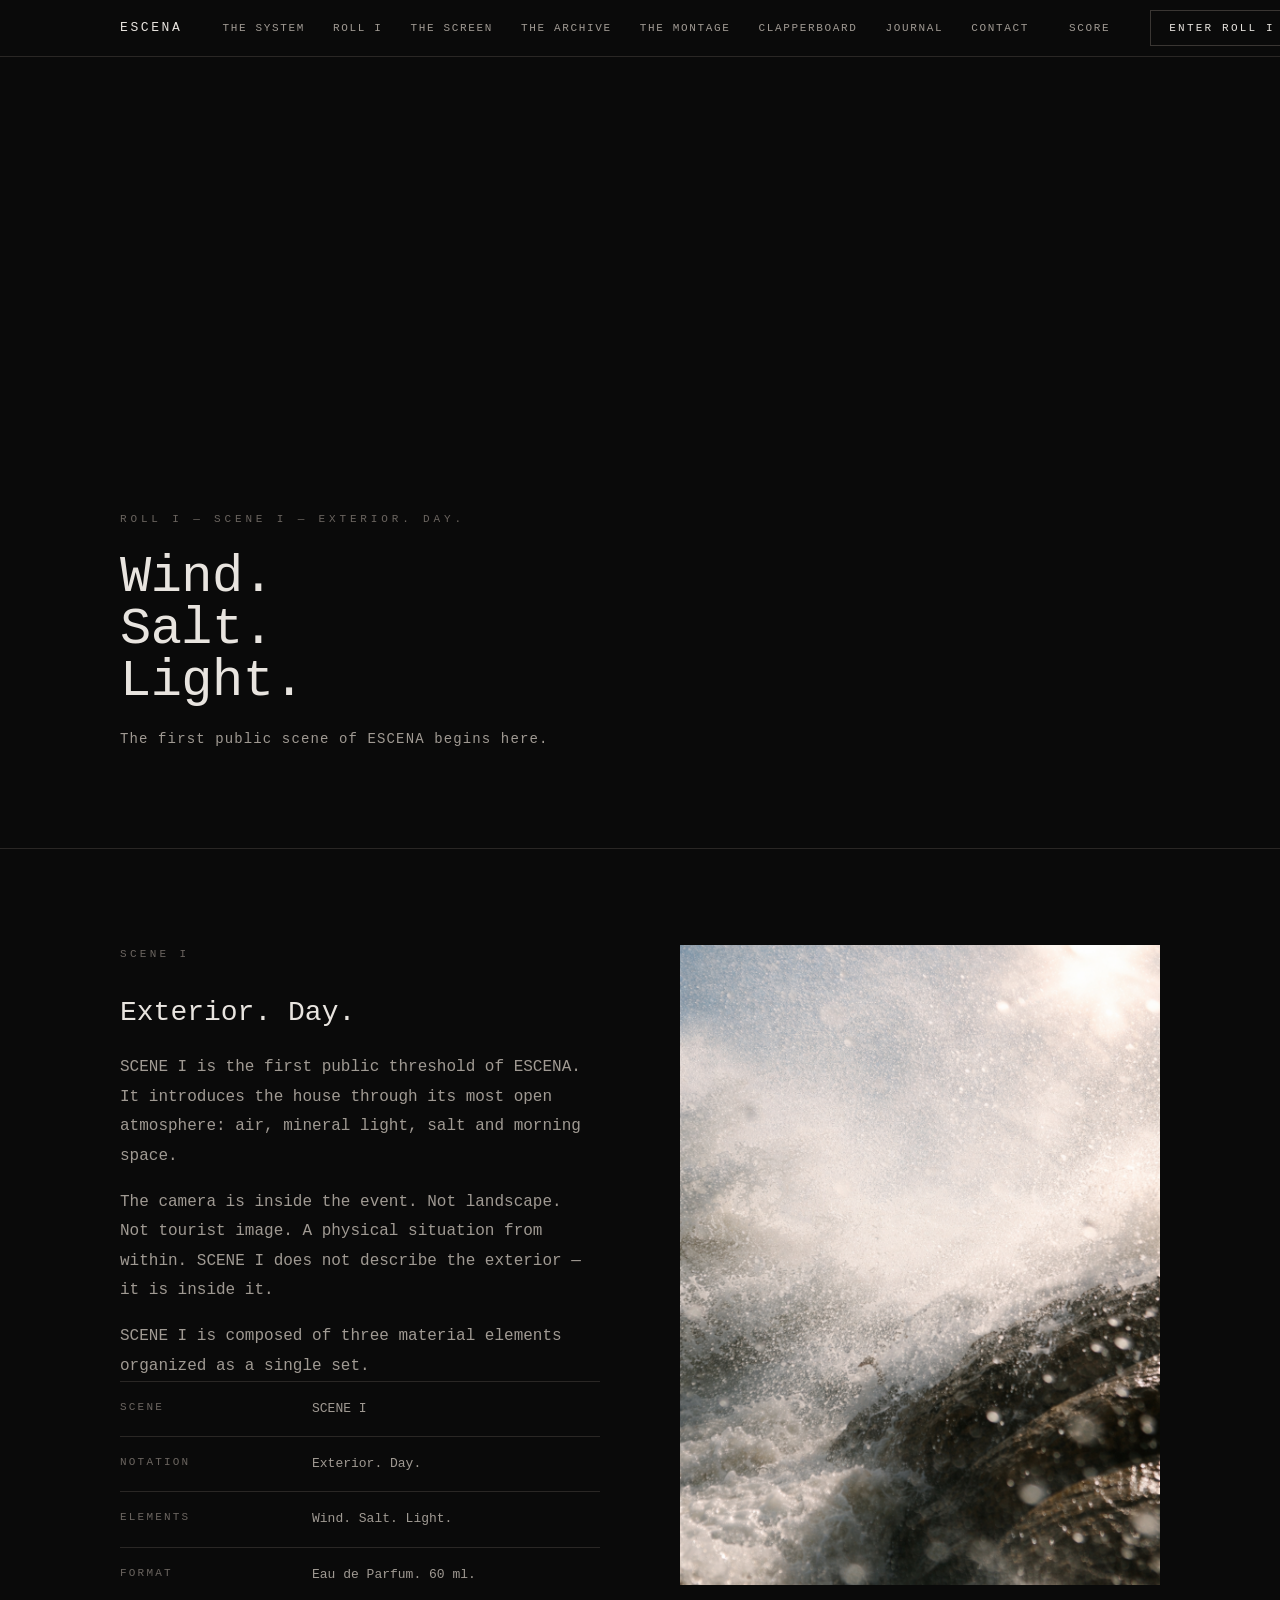
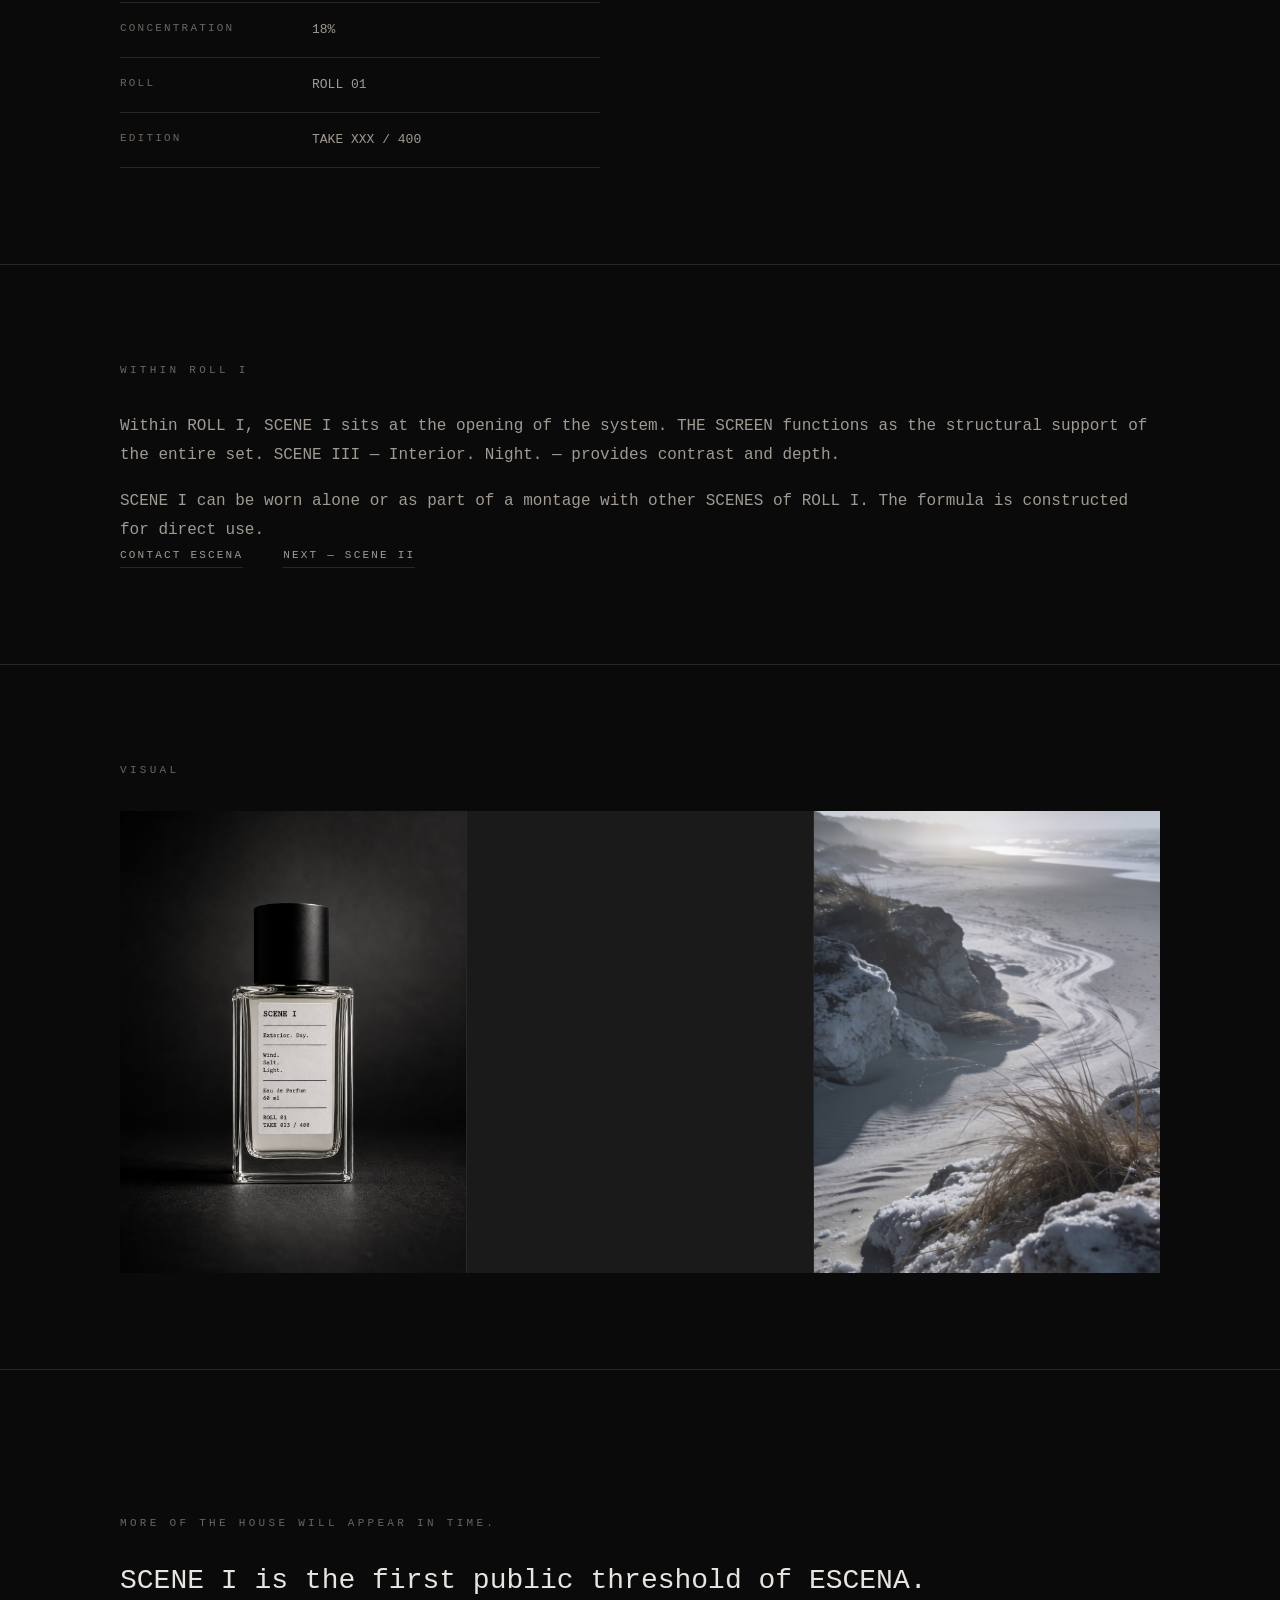
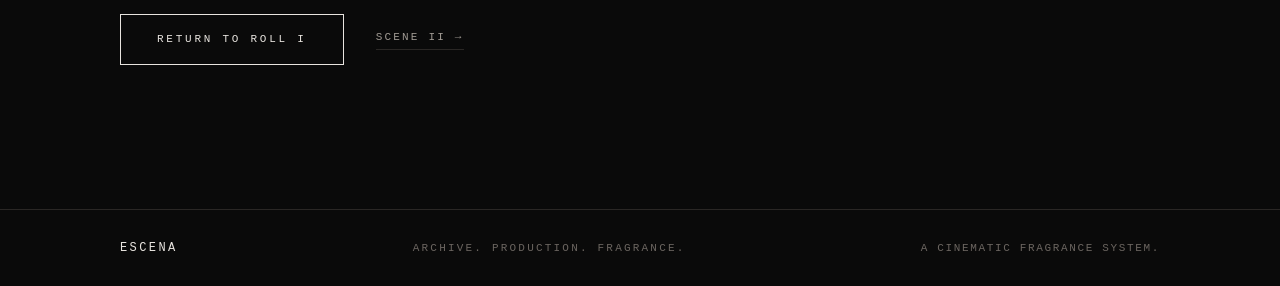
<file: scene-i.html>
﻿<!DOCTYPE html>
<html lang="en">
<head>
  <meta charset="UTF-8">
  <meta name="viewport" content="width=device-width, initial-scale=1.0">
  <title>SCENE I — Exterior. Day. — Escena</title>
  <meta name="description" content="SCENE I — Exterior. Day. Wind. Salt. Light. The first public scene of ESCENA.">
  <link rel="stylesheet" href="/css/style.css">
  <link rel="icon" type="image/png" href="/IMAGEN/URL%20LOGO%20BLACK.png">
</head>
<body>

<nav class="nav">
  <div class="nav-inner">
    <a href="/index.html" class="nav-logo">Escena</a>
    <div class="nav-links">
      <a href="/the-system.html">The System</a>
      <div class="nav-dropdown">
        <a href="/roll-i.html">ROLL I</a>
        <div class="nav-dropdown-menu">
          <a href="/roll-i.html">Overview</a>
          <a href="/scene-i.html">SCENE I</a>
          <a href="/scene-ii.html">SCENE II</a>
          <a href="/scene-iii.html">SCENE III</a>
          <a href="/scene-iv.html">SCENE IV</a>
          <a href="/scene-v.html">SCENE V</a>
        </div>
      </div>
      <a href="/the-screen.html">The Screen</a>
      <a href="/the-archive.html">The Archive</a>
      <a href="/the-montage.html">The Montage</a>
      <a href="/clapperboard.html">CLAPPERBOARD</a>
      <div class="nav-dropdown">
        <a href="/journal.html">Journal</a>
        <div class="nav-dropdown-menu">
          <a href="/journal.html">Latest</a>
          <a href="/journal.html#assemblies">Assemblies</a>
          <a href="/journal.html#visual-fragments">Visual Fragments</a>
          <a href="/journal.html#notes">Notes</a>
        </div>
      </div>
      <a href="/contact.html">Contact</a>
    </div>
    <a href="https://escenascore.vercel.app/" class="nav-score" target="_blank" rel="noopener">SCORE</a>
    <a href="/roll-i.html" class="nav-cta">Enter ROLL I</a>
    <button class="nav-hamburger" aria-label="Menu"><span></span><span></span><span></span></button>
  </div>
</nav>
<div class="nav-mobile">
  <a href="/the-system.html">The System</a>
  <a href="/roll-i.html">ROLL I</a>
  <a href="/scene-i.html" class="nav-sub">— SCENE I</a>
  <a href="/scene-ii.html" class="nav-sub">— SCENE II</a>
  <a href="/scene-iii.html" class="nav-sub">— SCENE III</a>
  <a href="/scene-iv.html" class="nav-sub">— SCENE IV</a>
  <a href="/scene-v.html" class="nav-sub">— SCENE V</a>
  <a href="/the-screen.html">The Screen</a>
  <a href="/the-archive.html">The Archive</a>
  <a href="/the-montage.html">The Montage</a>
  <a href="/clapperboard.html">CLAPPERBOARD</a>
  <a href="/journal.html">Journal</a>
  <a href="/contact.html">Contact</a>
  <a href="https://escenascore.vercel.app/" class="nav-score-mobile" target="_blank" rel="noopener">SCORE</a>
  <a href="/roll-i.html" class="nav-mobile-cta">Enter ROLL I</a>
</div>

<main>

  <section class="hero">
    <video class="hero-video" autoplay muted loop playsinline>
      <source src="/IMAGEN/SCENE%20I/scene1_hero.mp4" type="video/mp4">
    </video>
    <div class="hero-overlay"></div>
    <div class="hero-content">
      <span class="eyebrow">ROLL I — SCENE I — Exterior. Day.</span>
      <h1>Wind.<br>Salt.<br>Light.</h1>
      <p class="hero-line">The first public scene of ESCENA begins here.</p>
    </div>
  </section>

  <section class="section">
    <div class="inner">
      <div class="split">
        <div>
          <span class="label">SCENE I</span>
          <h2>Exterior. Day.</h2>
          <div class="body-copy mt-24">
            <p>SCENE I is the first public threshold of ESCENA. It introduces the house through its most open atmosphere: air, mineral light, salt and morning space.</p>
            <p>The camera is inside the event. Not landscape. Not tourist image. A physical situation from within. SCENE I does not describe the exterior — it is inside it.</p>
            <p>SCENE I is composed of three material elements organized as a single set.</p>
          </div>
          <div class="spec-list mt-40">
            <div class="spec-row"><span class="spec-key">Scene</span><span class="spec-val">SCENE I</span></div>
            <div class="spec-row"><span class="spec-key">Notation</span><span class="spec-val">Exterior. Day.</span></div>
            <div class="spec-row"><span class="spec-key">Elements</span><span class="spec-val">Wind. Salt. Light.</span></div>
            <div class="spec-row"><span class="spec-key">Format</span><span class="spec-val">Eau de Parfum. 60 ml.</span></div>
            <div class="spec-row"><span class="spec-key">Concentration</span><span class="spec-val">18%</span></div>
            <div class="spec-row"><span class="spec-key">ROLL</span><span class="spec-val">ROLL 01</span></div>
            <div class="spec-row"><span class="spec-key">Edition</span><span class="spec-val">TAKE XXX / 400</span></div>
          </div>
        </div>
        <div>
          <div class="img-wrap portrait">
            <img src="/IMAGEN/SCENE%20I/scene1_hero.png" alt="SCENE I — Exterior. Day.">
          </div>
        </div>
      </div>
    </div>
  </section>

  <section class="section">
    <div class="inner">
      <span class="label">Within ROLL I</span>
      <div class="body-copy-wide">
        <p>Within ROLL I, SCENE I sits at the opening of the system. THE SCREEN functions as the structural support of the entire set. SCENE III — Interior. Night. — provides contrast and depth.</p>
        <p>SCENE I can be worn alone or as part of a montage with other SCENES of ROLL I. The formula is constructed for direct use.</p>
      </div>
      <div class="mt-40" style="display: flex; gap: 40px; flex-wrap: wrap; align-items: center;">
        <a href="/contact.html" class="cta-ghost">Contact ESCENA</a>
        <a href="/scene-ii.html" class="cta-ghost">Next — SCENE II</a>
      </div>
    </div>
  </section>

  <section class="section">
    <div class="inner">
      <span class="label">Visual</span>
      <div class="visual-grid">
        <div class="visual-grid-item">
          <img src="/IMAGEN/SCENE%20I/scene1_still.png" alt="SCENE I — Still">
        </div>
        <div class="visual-grid-item">
          <video autoplay muted loop playsinline>
            <source src="/IMAGEN/SCENE%20I/scene1_poster.mp4" type="video/mp4">
          </video>
        </div>
        <div class="visual-grid-item">
          <img src="/IMAGEN/SCENE%20I/scene1_still%2002.jpeg" alt="SCENE I — Still 02">
        </div>
      </div>
    </div>
  </section>

  <section class="closing">
    <div class="inner">
      <span class="label">More of the house will appear in time.</span>
      <h2>SCENE I is the first public threshold of ESCENA.</h2>
      <div class="mt-40" style="display: flex; gap: 32px; flex-wrap: wrap;">
        <a href="/roll-i.html" class="cta">Return to ROLL I</a>
        <a href="/scene-ii.html" class="cta-ghost" style="align-self: center;">SCENE II →</a>
      </div>
    </div>
  </section>

</main>

<footer>
  <div class="footer-inner">
    <span class="footer-logo">Escena</span>
    <span class="footer-tag">Archive. Production. Fragrance.</span>
    <span class="footer-sub">A Cinematic Fragrance System.</span>
  </div>
</footer>

<script src="/js/main.js"></script>
</body>
</html>
</file>
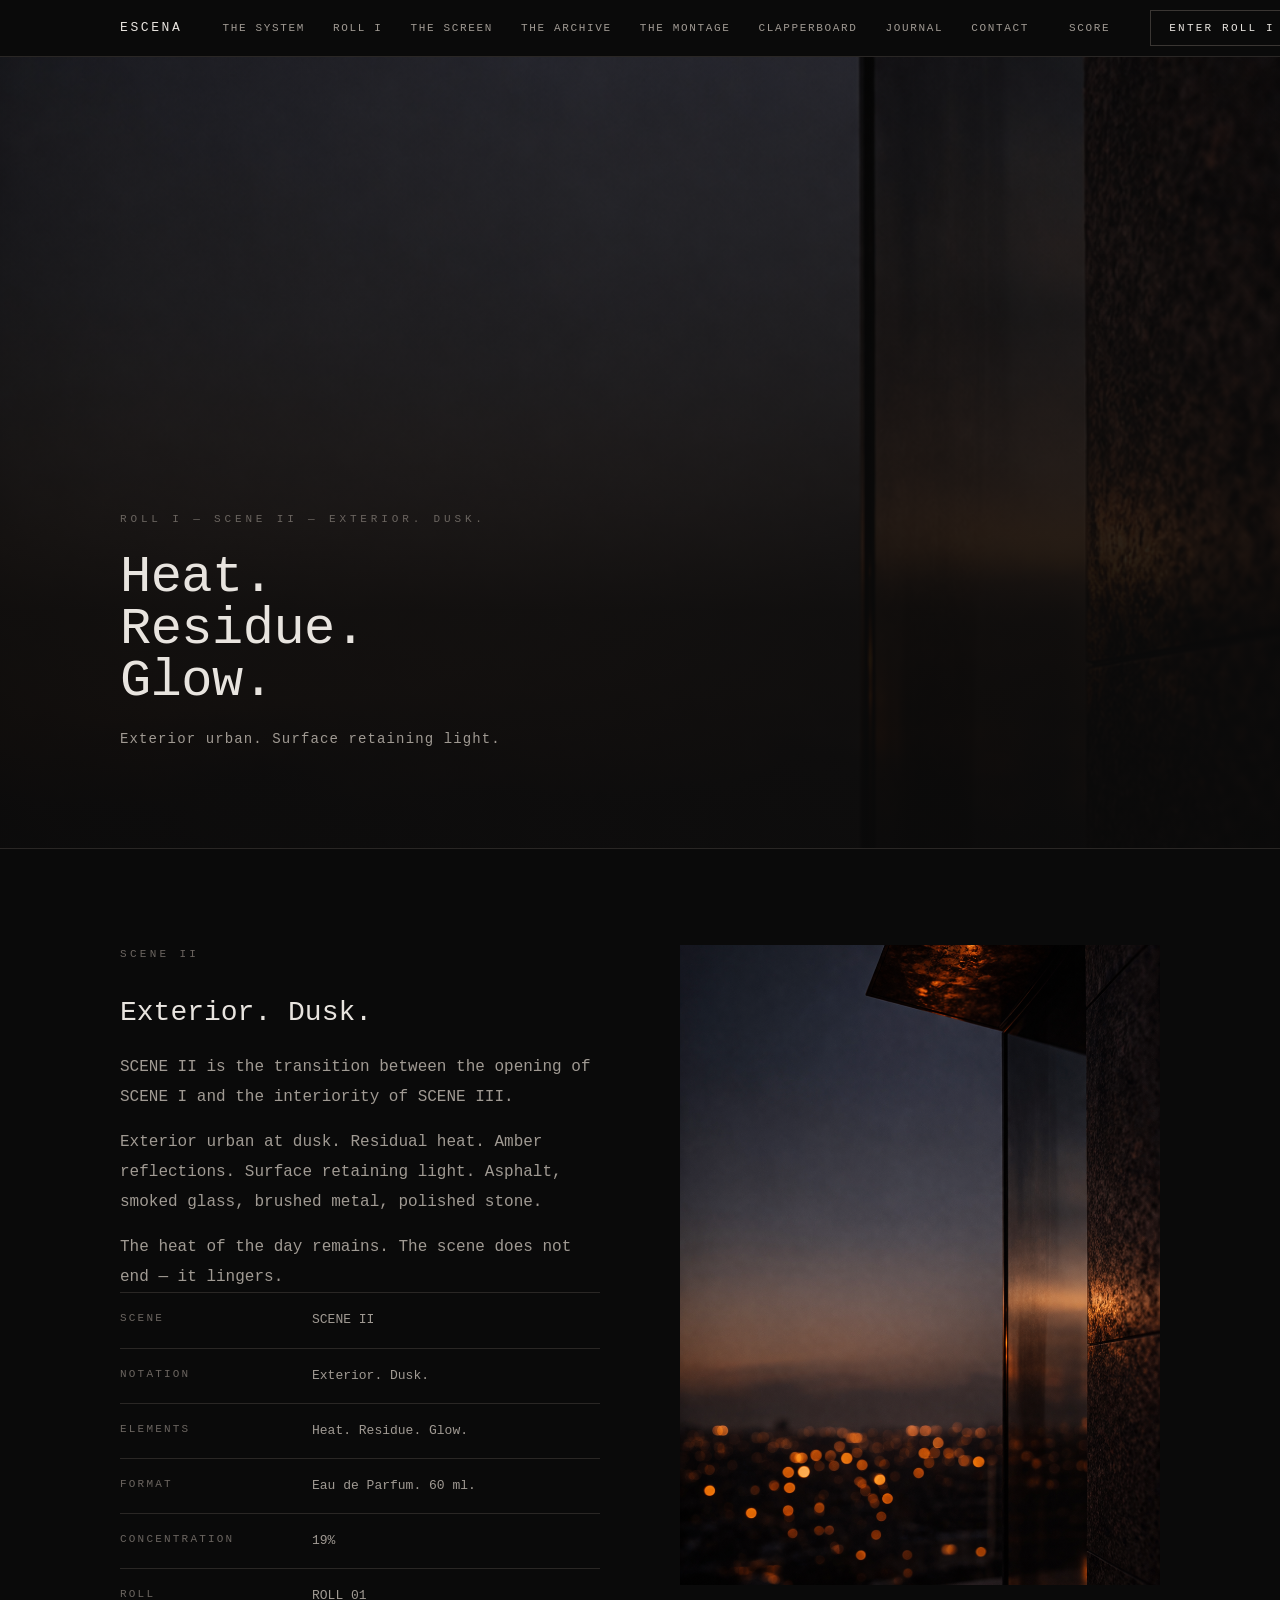
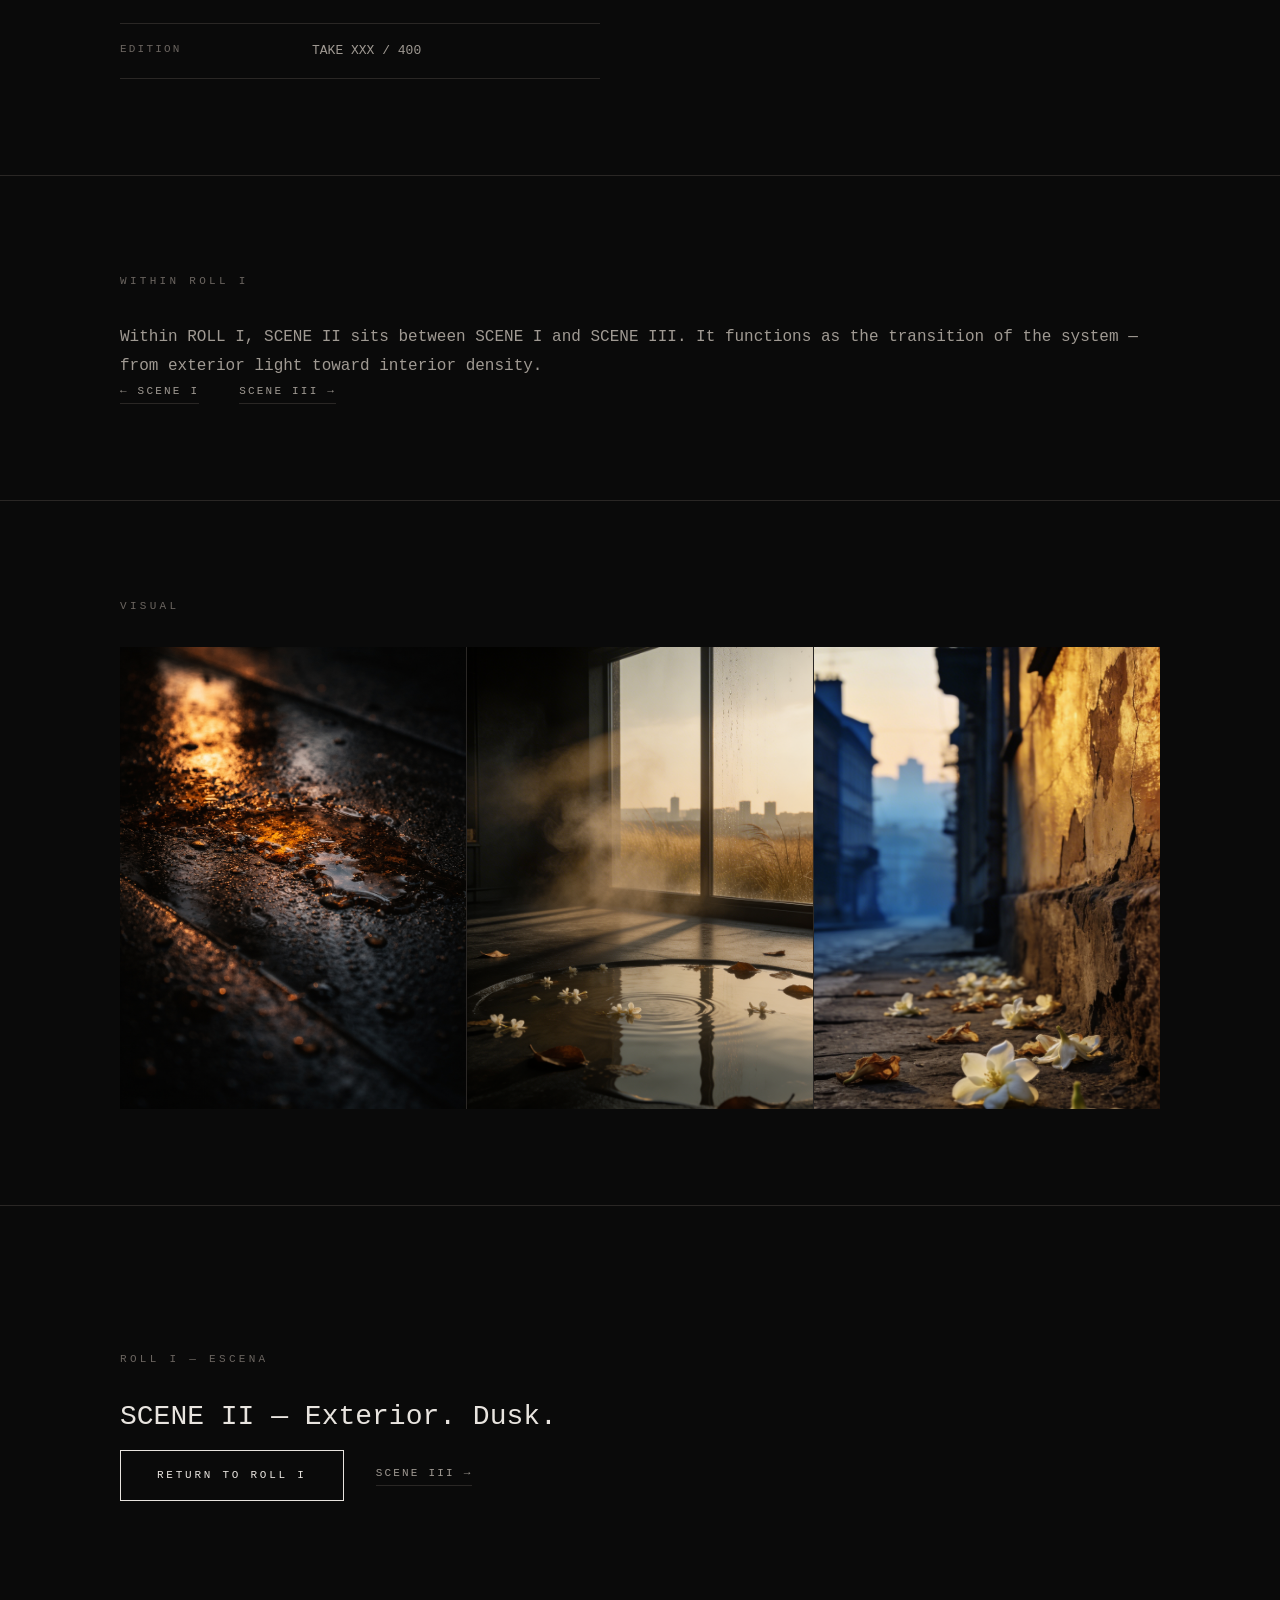
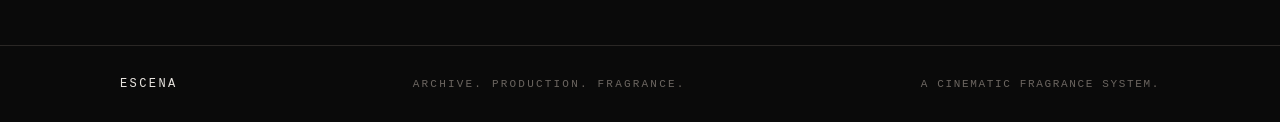
<file: scene-ii.html>
﻿<!DOCTYPE html>
<html lang="en">
<head>
  <meta charset="UTF-8">
  <meta name="viewport" content="width=device-width, initial-scale=1.0">
  <title>SCENE II — Exterior. Dusk. — Escena</title>
  <meta name="description" content="SCENE II — Exterior. Dusk. Heat. Residue. Glow. ROLL I — ESCENA.">
  <link rel="stylesheet" href="/css/style.css">
  <link rel="icon" type="image/png" href="/IMAGEN/URL%20LOGO%20BLACK.png">
</head>
<body>

<nav class="nav">
  <div class="nav-inner">
    <a href="/index.html" class="nav-logo">Escena</a>
    <div class="nav-links">
      <a href="/the-system.html">The System</a>
      <div class="nav-dropdown">
        <a href="/roll-i.html">ROLL I</a>
        <div class="nav-dropdown-menu">
          <a href="/roll-i.html">Overview</a>
          <a href="/scene-i.html">SCENE I</a>
          <a href="/scene-ii.html">SCENE II</a>
          <a href="/scene-iii.html">SCENE III</a>
          <a href="/scene-iv.html">SCENE IV</a>
          <a href="/scene-v.html">SCENE V</a>
        </div>
      </div>
      <a href="/the-screen.html">The Screen</a>
      <a href="/the-archive.html">The Archive</a>
      <a href="/the-montage.html">The Montage</a>
      <a href="/clapperboard.html">CLAPPERBOARD</a>
      <div class="nav-dropdown">
        <a href="/journal.html">Journal</a>
        <div class="nav-dropdown-menu">
          <a href="/journal.html">Latest</a>
          <a href="/journal.html#assemblies">Assemblies</a>
          <a href="/journal.html#visual-fragments">Visual Fragments</a>
          <a href="/journal.html#notes">Notes</a>
        </div>
      </div>
      <a href="/contact.html">Contact</a>
    </div>
    <a href="https://escenascore.vercel.app/" class="nav-score" target="_blank" rel="noopener">SCORE</a>
    <a href="/roll-i.html" class="nav-cta">Enter ROLL I</a>
    <button class="nav-hamburger" aria-label="Menu"><span></span><span></span><span></span></button>
  </div>
</nav>
<div class="nav-mobile">
  <a href="/the-system.html">The System</a>
  <a href="/roll-i.html">ROLL I</a>
  <a href="/scene-i.html" class="nav-sub">— SCENE I</a>
  <a href="/scene-ii.html" class="nav-sub">— SCENE II</a>
  <a href="/scene-iii.html" class="nav-sub">— SCENE III</a>
  <a href="/scene-iv.html" class="nav-sub">— SCENE IV</a>
  <a href="/scene-v.html" class="nav-sub">— SCENE V</a>
  <a href="/the-screen.html">The Screen</a>
  <a href="/the-archive.html">The Archive</a>
  <a href="/the-montage.html">The Montage</a>
  <a href="/clapperboard.html">CLAPPERBOARD</a>
  <a href="/journal.html">Journal</a>
  <a href="/contact.html">Contact</a>
  <a href="https://escenascore.vercel.app/" class="nav-score-mobile" target="_blank" rel="noopener">SCORE</a>
  <a href="/roll-i.html" class="nav-mobile-cta">Enter ROLL I</a>
</div>

<main>

  <section class="hero">
    <div class="hero-bg" style="background-image: url('/IMAGEN/SCENE%20II/scene2_hero.png');"></div>
    <div class="hero-content">
      <span class="eyebrow">ROLL I — SCENE II — Exterior. Dusk.</span>
      <h1>Heat.<br>Residue.<br>Glow.</h1>
      <p class="hero-line">Exterior urban. Surface retaining light.</p>
    </div>
  </section>

  <section class="section">
    <div class="inner">
      <div class="split">
        <div>
          <span class="label">SCENE II</span>
          <h2>Exterior. Dusk.</h2>
          <div class="body-copy mt-24">
            <p>SCENE II is the transition between the opening of SCENE I and the interiority of SCENE III.</p>
            <p>Exterior urban at dusk. Residual heat. Amber reflections. Surface retaining light. Asphalt, smoked glass, brushed metal, polished stone.</p>
            <p>The heat of the day remains. The scene does not end — it lingers.</p>
          </div>
          <div class="spec-list mt-40">
            <div class="spec-row"><span class="spec-key">Scene</span><span class="spec-val">SCENE II</span></div>
            <div class="spec-row"><span class="spec-key">Notation</span><span class="spec-val">Exterior. Dusk.</span></div>
            <div class="spec-row"><span class="spec-key">Elements</span><span class="spec-val">Heat. Residue. Glow.</span></div>
            <div class="spec-row"><span class="spec-key">Format</span><span class="spec-val">Eau de Parfum. 60 ml.</span></div>
            <div class="spec-row"><span class="spec-key">Concentration</span><span class="spec-val">19%</span></div>
            <div class="spec-row"><span class="spec-key">ROLL</span><span class="spec-val">ROLL 01</span></div>
            <div class="spec-row"><span class="spec-key">Edition</span><span class="spec-val">TAKE XXX / 400</span></div>
          </div>
        </div>
        <div>
          <div class="img-wrap portrait">
            <img src="/IMAGEN/SCENE%20II/scene2_hero.png" alt="SCENE II — Exterior. Dusk.">
          </div>
        </div>
      </div>
    </div>
  </section>

  <section class="section">
    <div class="inner">
      <span class="label">Within ROLL I</span>
      <div class="body-copy-wide">
        <p>Within ROLL I, SCENE II sits between SCENE I and SCENE III. It functions as the transition of the system — from exterior light toward interior density.</p>
      </div>
      <div class="mt-40" style="display: flex; gap: 40px; flex-wrap: wrap; align-items: center;">
        <a href="/scene-i.html" class="cta-ghost">← SCENE I</a>
        <a href="/scene-iii.html" class="cta-ghost">SCENE III →</a>
      </div>
    </div>
  </section>

  <section class="section">
    <div class="inner">
      <span class="label">Visual</span>
      <div class="visual-grid">
        <div class="visual-grid-item"><img src="/IMAGEN/SCENE%20II/scene2_still.png" alt="SCENE II — Still"></div>
        <div class="visual-grid-item"><img src="/IMAGEN/SCENE%20II/scene2_poster.png" alt="SCENE II — Poster"></div>
        <div class="visual-grid-item">
          <img src="/IMAGEN/SCENE%20II/scene2_still%2002.jpeg" alt="SCENE II — Still 02">
        </div>
      </div>
    </div>
  </section>

  <section class="closing">
    <div class="inner">
      <span class="label">ROLL I — ESCENA</span>
      <h2>SCENE II — Exterior. Dusk.</h2>
      <div class="mt-40" style="display: flex; gap: 32px; flex-wrap: wrap;">
        <a href="/roll-i.html" class="cta">Return to ROLL I</a>
        <a href="/scene-iii.html" class="cta-ghost" style="align-self: center;">SCENE III →</a>
      </div>
    </div>
  </section>

</main>

<footer>
  <div class="footer-inner">
    <span class="footer-logo">Escena</span>
    <span class="footer-tag">Archive. Production. Fragrance.</span>
    <span class="footer-sub">A Cinematic Fragrance System.</span>
  </div>
</footer>

<script src="/js/main.js"></script>
</body>
</html>
</file>
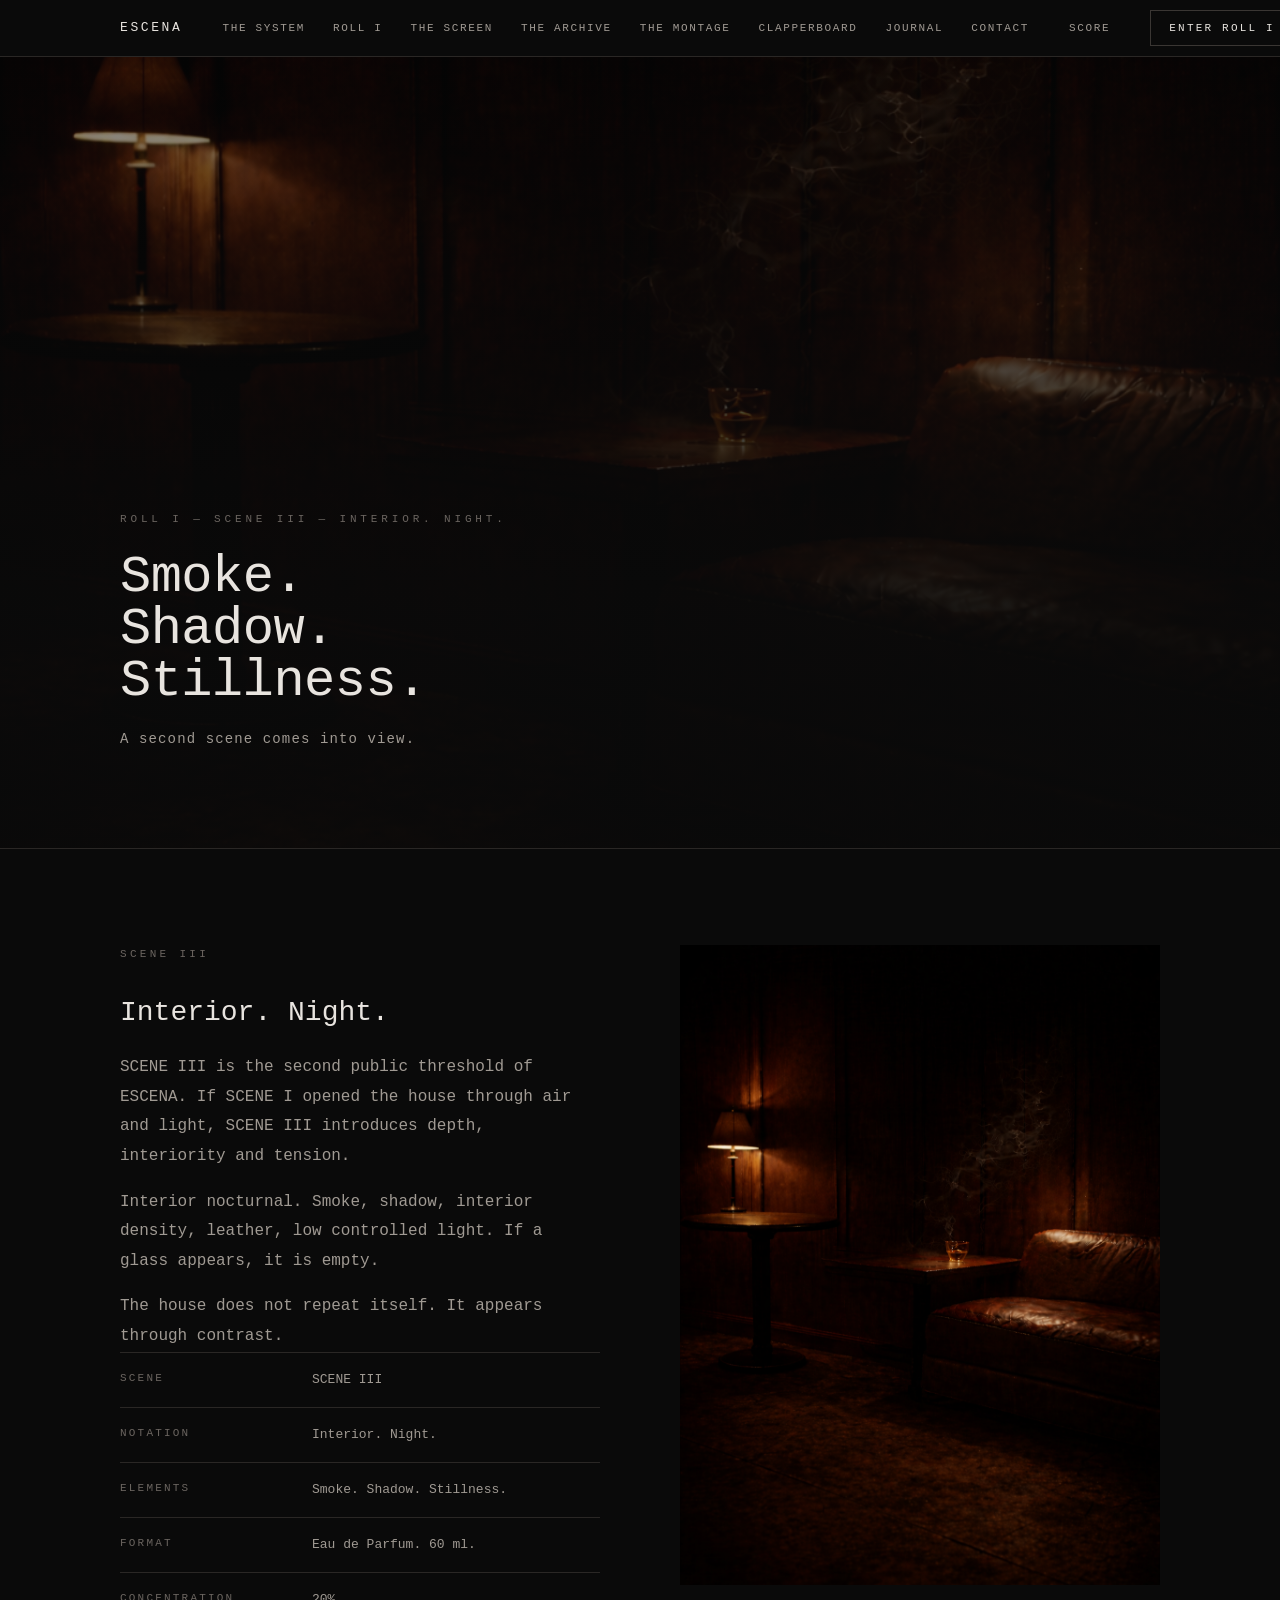
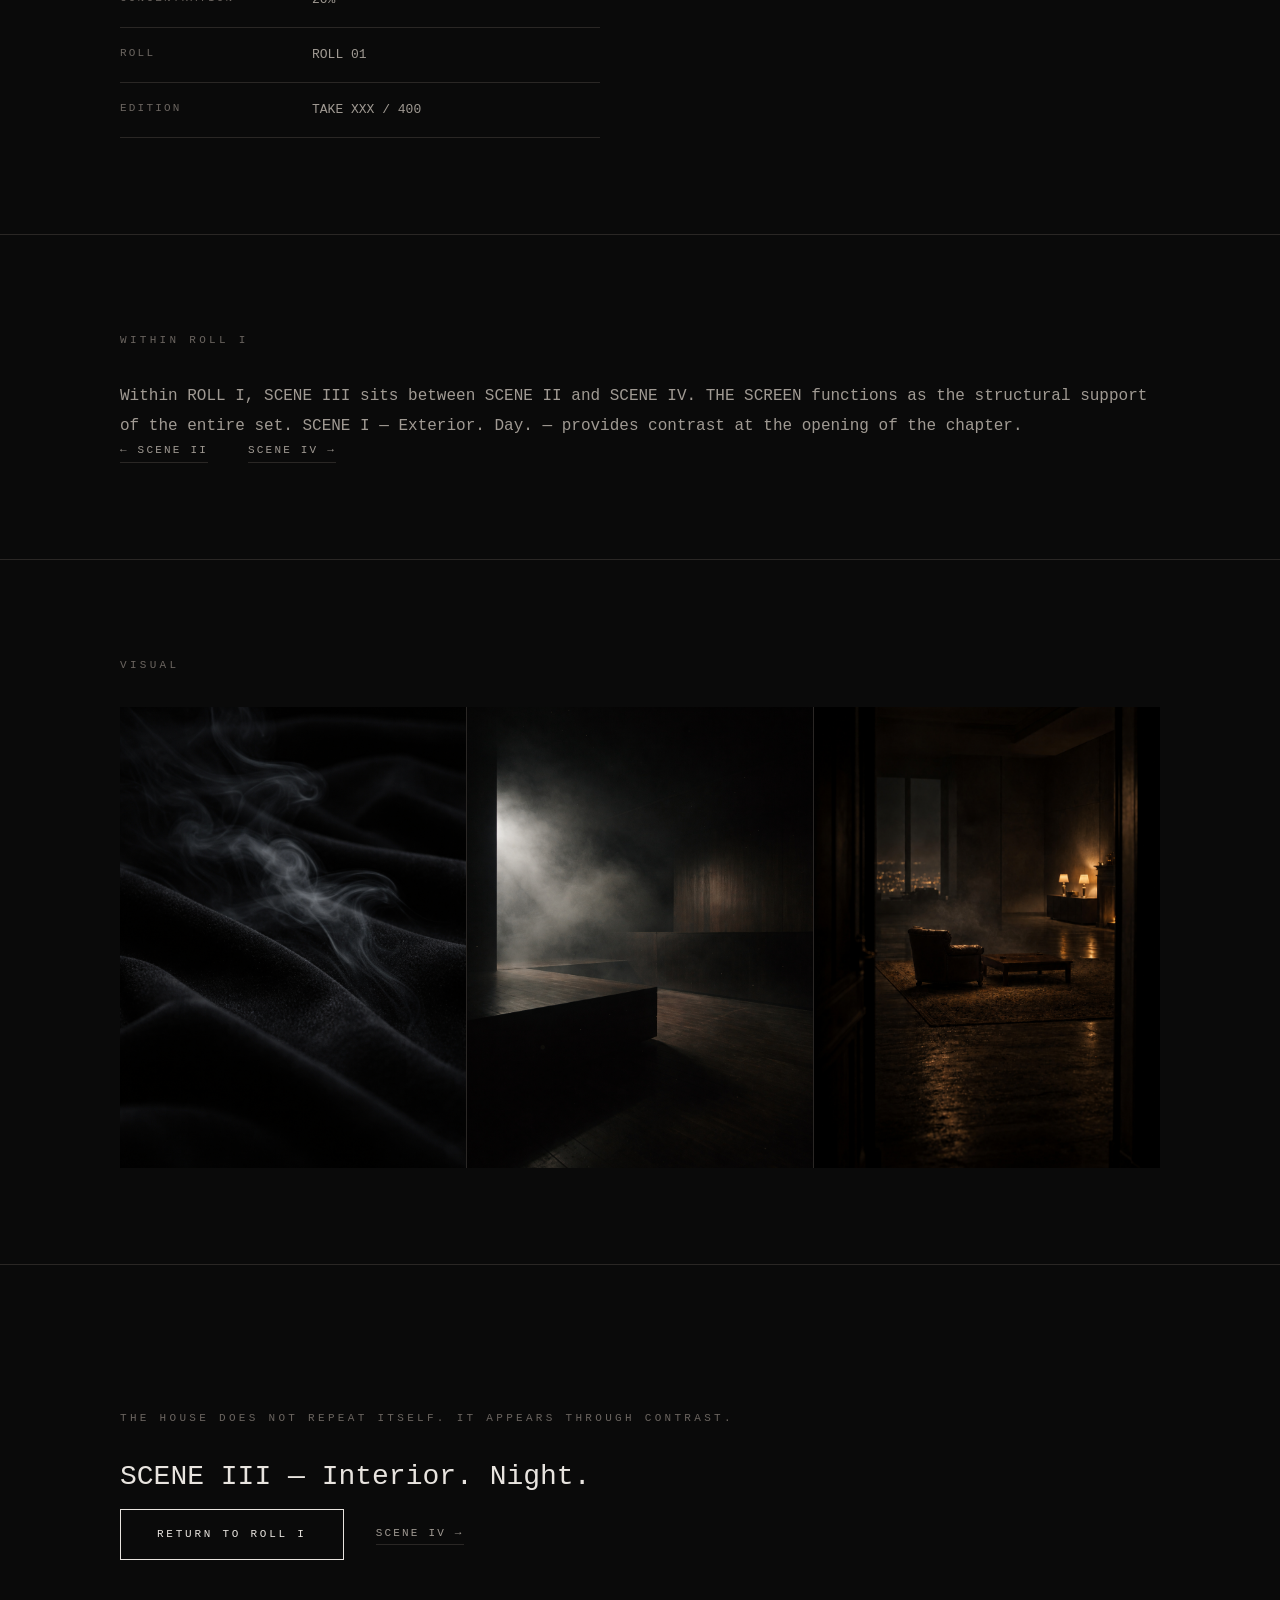
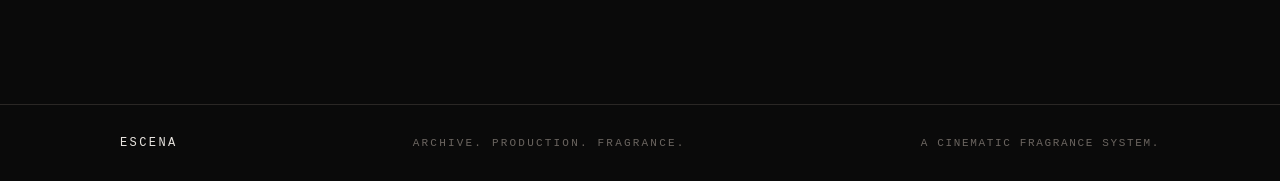
<file: scene-iii.html>
﻿<!DOCTYPE html>
<html lang="en">
<head>
  <meta charset="UTF-8">
  <meta name="viewport" content="width=device-width, initial-scale=1.0">
  <title>SCENE III — Interior. Night. — Escena</title>
  <meta name="description" content="SCENE III — Interior. Night. Smoke. Shadow. Stillness. ROLL I — ESCENA.">
  <link rel="stylesheet" href="/css/style.css">
  <link rel="icon" type="image/png" href="/IMAGEN/URL%20LOGO%20BLACK.png">
</head>
<body>

<nav class="nav">
  <div class="nav-inner">
    <a href="/index.html" class="nav-logo">Escena</a>
    <div class="nav-links">
      <a href="/the-system.html">The System</a>
      <div class="nav-dropdown">
        <a href="/roll-i.html">ROLL I</a>
        <div class="nav-dropdown-menu">
          <a href="/roll-i.html">Overview</a>
          <a href="/scene-i.html">SCENE I</a>
          <a href="/scene-ii.html">SCENE II</a>
          <a href="/scene-iii.html">SCENE III</a>
          <a href="/scene-iv.html">SCENE IV</a>
          <a href="/scene-v.html">SCENE V</a>
        </div>
      </div>
      <a href="/the-screen.html">The Screen</a>
      <a href="/the-archive.html">The Archive</a>
      <a href="/the-montage.html">The Montage</a>
      <a href="/clapperboard.html">CLAPPERBOARD</a>
      <div class="nav-dropdown">
        <a href="/journal.html">Journal</a>
        <div class="nav-dropdown-menu">
          <a href="/journal.html">Latest</a>
          <a href="/journal.html#assemblies">Assemblies</a>
          <a href="/journal.html#visual-fragments">Visual Fragments</a>
          <a href="/journal.html#notes">Notes</a>
        </div>
      </div>
      <a href="/contact.html">Contact</a>
    </div>
    <a href="https://escenascore.vercel.app/" class="nav-score" target="_blank" rel="noopener">SCORE</a>
    <a href="/roll-i.html" class="nav-cta">Enter ROLL I</a>
    <button class="nav-hamburger" aria-label="Menu"><span></span><span></span><span></span></button>
  </div>
</nav>
<div class="nav-mobile">
  <a href="/the-system.html">The System</a>
  <a href="/roll-i.html">ROLL I</a>
  <a href="/scene-i.html" class="nav-sub">— SCENE I</a>
  <a href="/scene-ii.html" class="nav-sub">— SCENE II</a>
  <a href="/scene-iii.html" class="nav-sub">— SCENE III</a>
  <a href="/scene-iv.html" class="nav-sub">— SCENE IV</a>
  <a href="/scene-v.html" class="nav-sub">— SCENE V</a>
  <a href="/the-screen.html">The Screen</a>
  <a href="/the-archive.html">The Archive</a>
  <a href="/the-montage.html">The Montage</a>
  <a href="/clapperboard.html">CLAPPERBOARD</a>
  <a href="/journal.html">Journal</a>
  <a href="/contact.html">Contact</a>
  <a href="https://escenascore.vercel.app/" class="nav-score-mobile" target="_blank" rel="noopener">SCORE</a>
  <a href="/roll-i.html" class="nav-mobile-cta">Enter ROLL I</a>
</div>

<main>

  <section class="hero">
    <div class="hero-bg" style="background-image: url('/IMAGEN/SCENE%20III/scene3_hero.png');"></div>
    <div class="hero-content">
      <span class="eyebrow">ROLL I — SCENE III — Interior. Night.</span>
      <h1>Smoke.<br>Shadow.<br>Stillness.</h1>
      <p class="hero-line">A second scene comes into view.</p>
    </div>
  </section>

  <section class="section">
    <div class="inner">
      <div class="split">
        <div>
          <span class="label">SCENE III</span>
          <h2>Interior. Night.</h2>
          <div class="body-copy mt-24">
            <p>SCENE III is the second public threshold of ESCENA. If SCENE I opened the house through air and light, SCENE III introduces depth, interiority and tension.</p>
            <p>Interior nocturnal. Smoke, shadow, interior density, leather, low controlled light. If a glass appears, it is empty.</p>
            <p>The house does not repeat itself. It appears through contrast.</p>
          </div>
          <div class="spec-list mt-40">
            <div class="spec-row"><span class="spec-key">Scene</span><span class="spec-val">SCENE III</span></div>
            <div class="spec-row"><span class="spec-key">Notation</span><span class="spec-val">Interior. Night.</span></div>
            <div class="spec-row"><span class="spec-key">Elements</span><span class="spec-val">Smoke. Shadow. Stillness.</span></div>
            <div class="spec-row"><span class="spec-key">Format</span><span class="spec-val">Eau de Parfum. 60 ml.</span></div>
            <div class="spec-row"><span class="spec-key">Concentration</span><span class="spec-val">20%</span></div>
            <div class="spec-row"><span class="spec-key">ROLL</span><span class="spec-val">ROLL 01</span></div>
            <div class="spec-row"><span class="spec-key">Edition</span><span class="spec-val">TAKE XXX / 400</span></div>
          </div>
        </div>
        <div>
          <div class="img-wrap portrait">
            <img src="/IMAGEN/SCENE%20III/scene3_hero.png" alt="SCENE III — Interior. Night.">
          </div>
        </div>
      </div>
    </div>
  </section>

  <section class="section">
    <div class="inner">
      <span class="label">Within ROLL I</span>
      <div class="body-copy-wide">
        <p>Within ROLL I, SCENE III sits between SCENE II and SCENE IV. THE SCREEN functions as the structural support of the entire set. SCENE I — Exterior. Day. — provides contrast at the opening of the chapter.</p>
      </div>
      <div class="mt-40" style="display: flex; gap: 40px; flex-wrap: wrap; align-items: center;">
        <a href="/scene-ii.html" class="cta-ghost">← SCENE II</a>
        <a href="/scene-iv.html" class="cta-ghost">SCENE IV →</a>
      </div>
    </div>
  </section>

  <section class="section">
    <div class="inner">
      <span class="label">Visual</span>
      <div class="visual-grid">
        <div class="visual-grid-item"><img src="/IMAGEN/SCENE%20III/scene3_still.png" alt="SCENE III — Still"></div>
        <div class="visual-grid-item"><img src="/IMAGEN/SCENE%20III/scene3_poster.png" alt="SCENE III — Poster"></div>
        <div class="visual-grid-item">
          <img src="/IMAGEN/SCENE%20III/scene3_still%2002.png" alt="SCENE III — Still 02">
        </div>
      </div>
    </div>
  </section>

  <section class="closing">
    <div class="inner">
      <span class="label">The house does not repeat itself. It appears through contrast.</span>
      <h2>SCENE III — Interior. Night.</h2>
      <div class="mt-40" style="display: flex; gap: 32px; flex-wrap: wrap;">
        <a href="/roll-i.html" class="cta">Return to ROLL I</a>
        <a href="/scene-iv.html" class="cta-ghost" style="align-self: center;">SCENE IV →</a>
      </div>
    </div>
  </section>

</main>

<footer>
  <div class="footer-inner">
    <span class="footer-logo">Escena</span>
    <span class="footer-tag">Archive. Production. Fragrance.</span>
    <span class="footer-sub">A Cinematic Fragrance System.</span>
  </div>
</footer>

<script src="/js/main.js"></script>
</body>
</html>
</file>
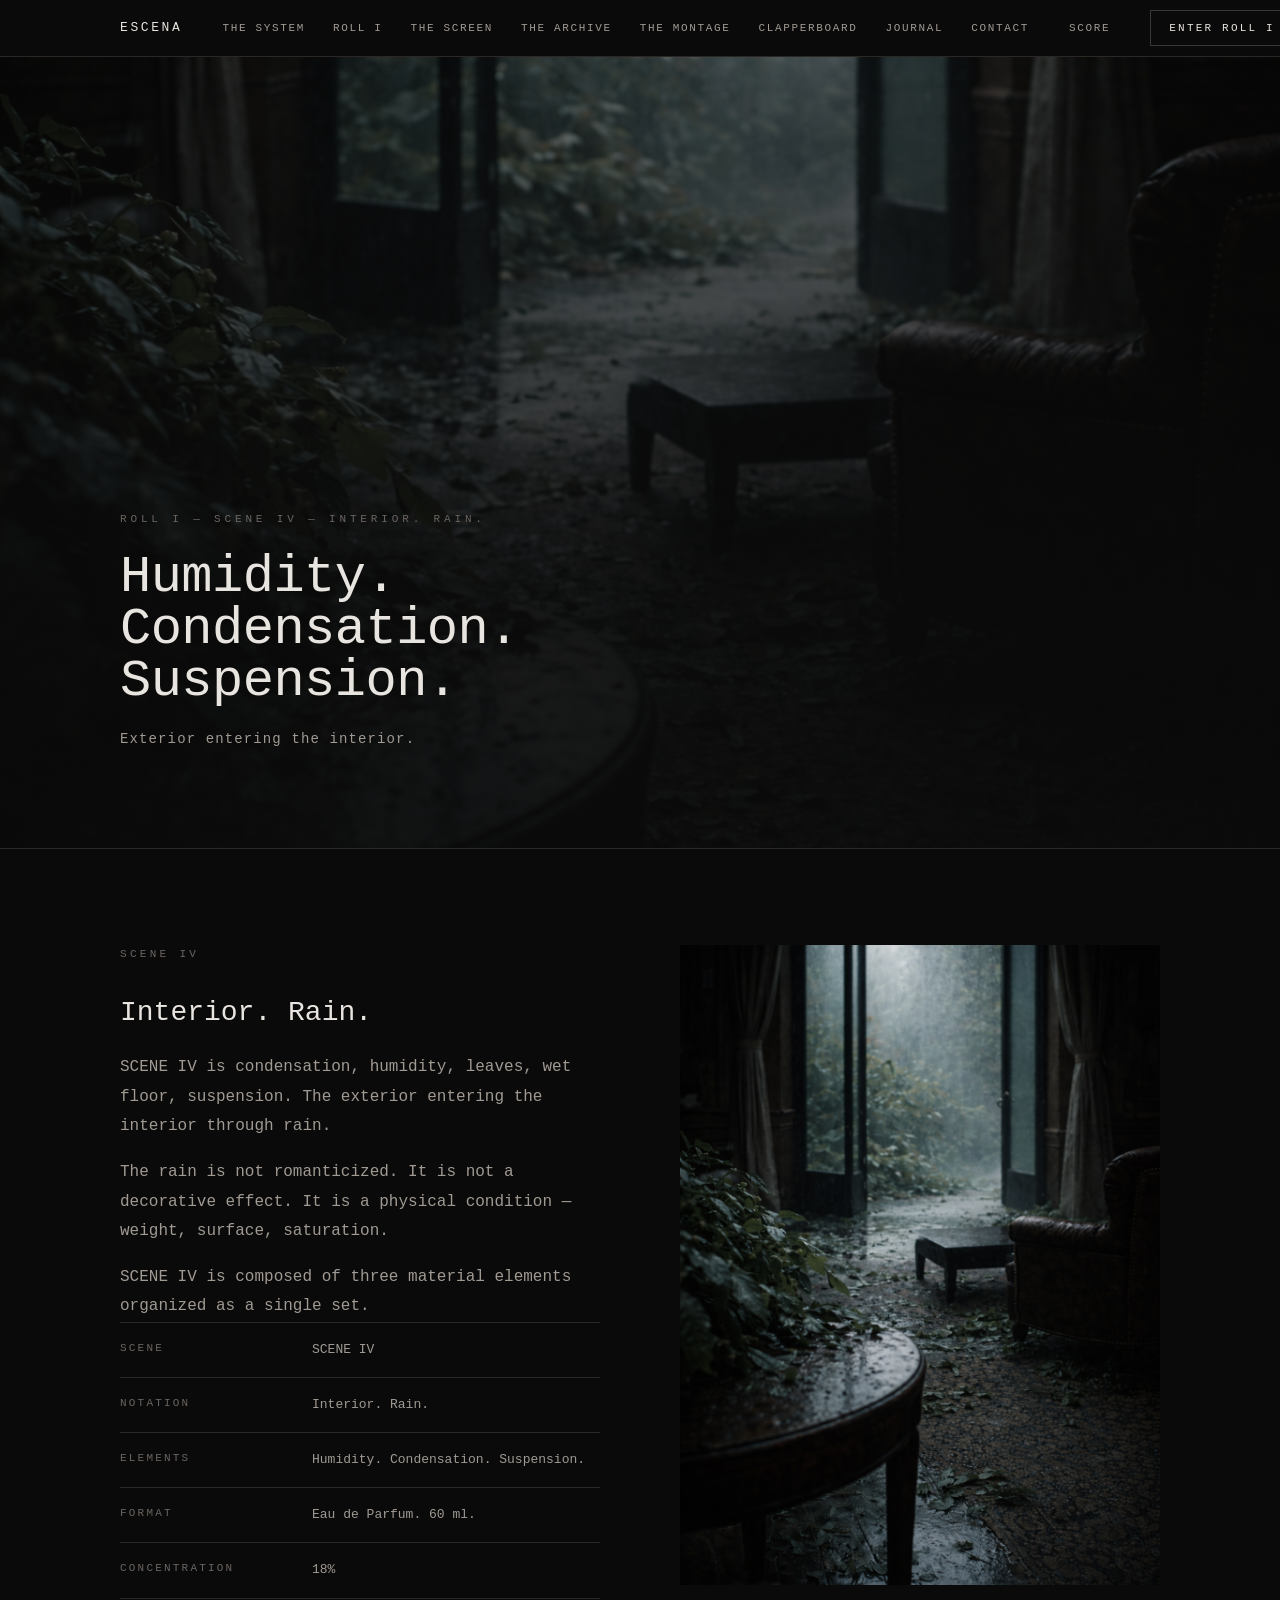
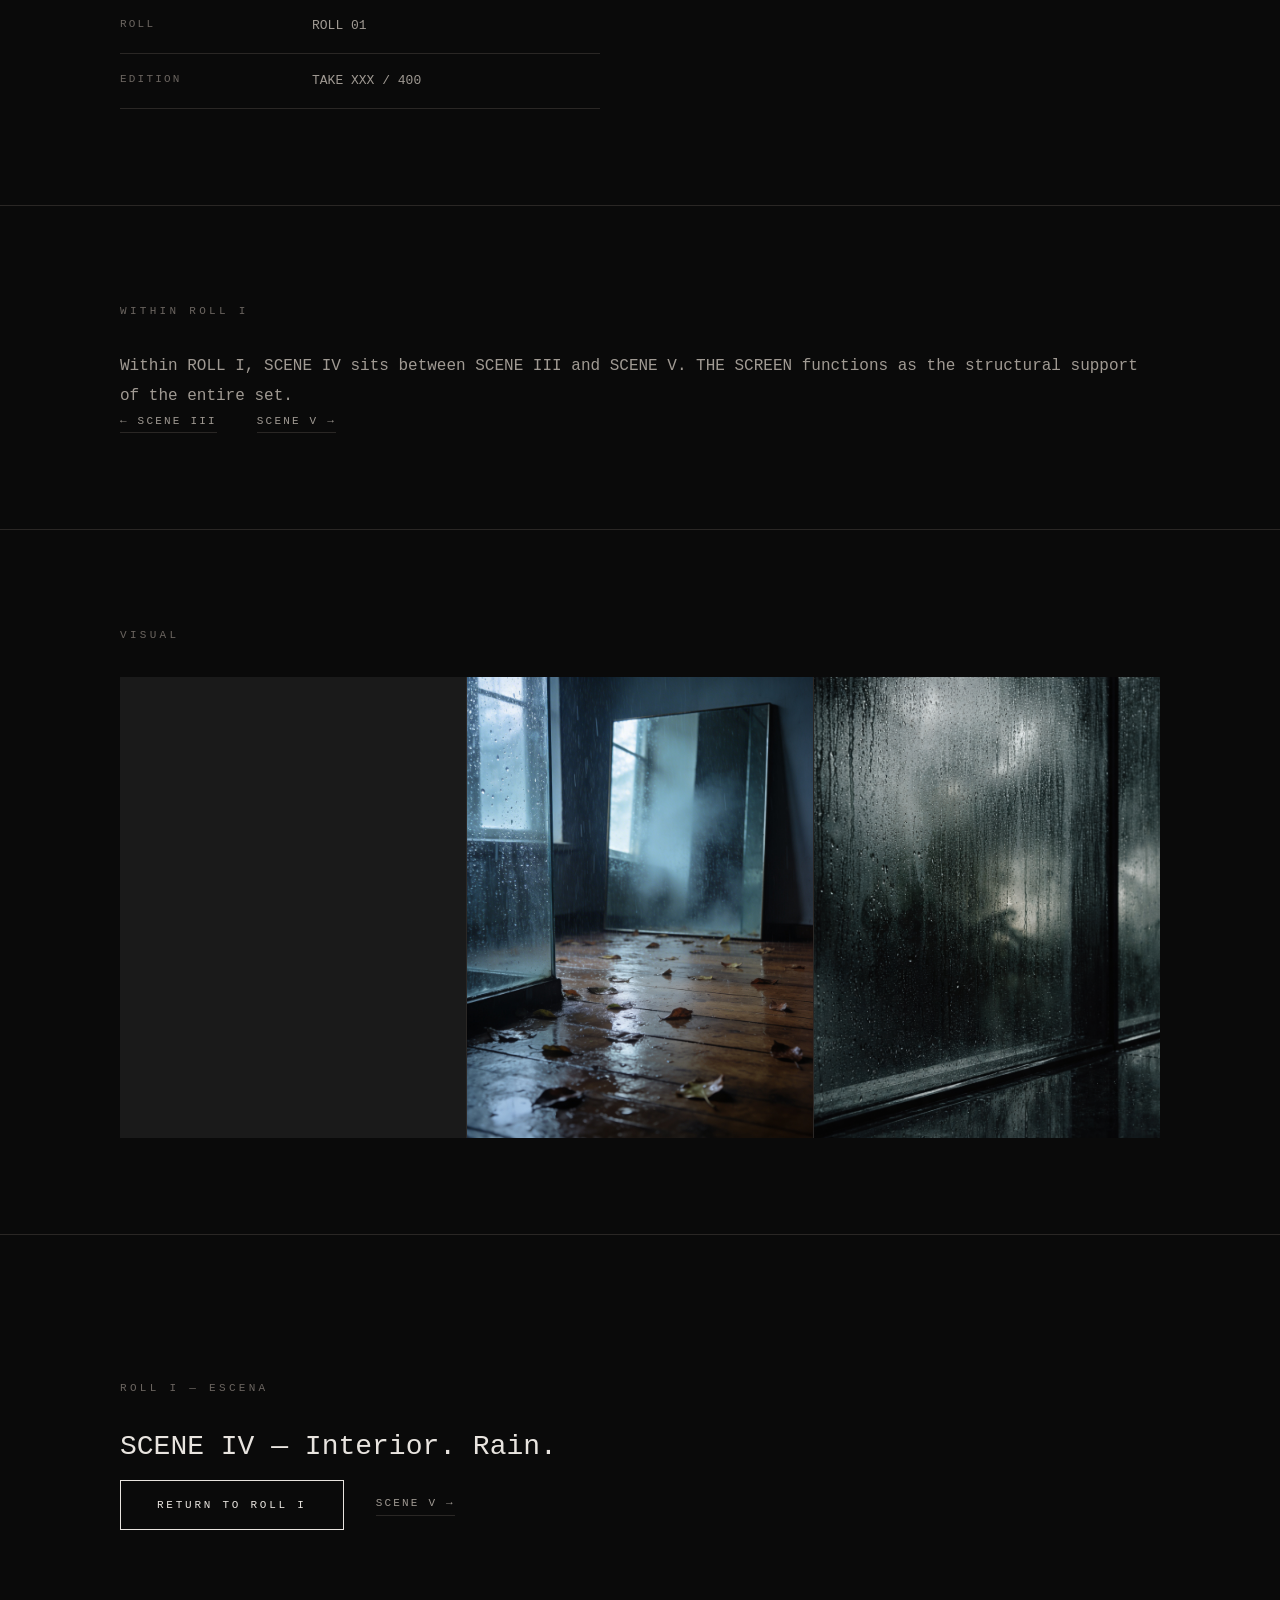
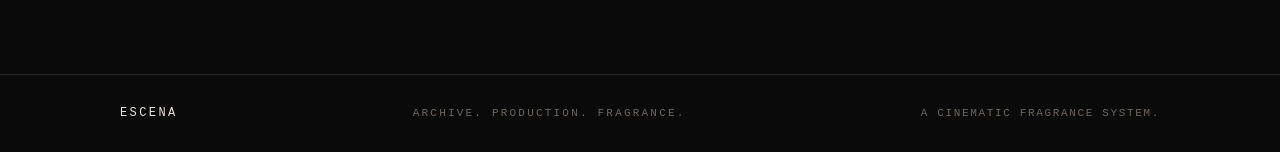
<file: scene-iv.html>
﻿<!DOCTYPE html>
<html lang="en">
<head>
  <meta charset="UTF-8">
  <meta name="viewport" content="width=device-width, initial-scale=1.0">
  <title>SCENE IV — Interior. Rain. — Escena</title>
  <meta name="description" content="SCENE IV — Interior. Rain. Humidity. Condensation. Suspension. ROLL I — ESCENA.">
  <link rel="stylesheet" href="/css/style.css">
  <link rel="icon" type="image/png" href="/IMAGEN/URL%20LOGO%20BLACK.png">
</head>
<body>

<nav class="nav">
  <div class="nav-inner">
    <a href="/index.html" class="nav-logo">Escena</a>
    <div class="nav-links">
      <a href="/the-system.html">The System</a>
      <div class="nav-dropdown">
        <a href="/roll-i.html">ROLL I</a>
        <div class="nav-dropdown-menu">
          <a href="/roll-i.html">Overview</a>
          <a href="/scene-i.html">SCENE I</a>
          <a href="/scene-ii.html">SCENE II</a>
          <a href="/scene-iii.html">SCENE III</a>
          <a href="/scene-iv.html">SCENE IV</a>
          <a href="/scene-v.html">SCENE V</a>
        </div>
      </div>
      <a href="/the-screen.html">The Screen</a>
      <a href="/the-archive.html">The Archive</a>
      <a href="/the-montage.html">The Montage</a>
      <a href="/clapperboard.html">CLAPPERBOARD</a>
      <div class="nav-dropdown">
        <a href="/journal.html">Journal</a>
        <div class="nav-dropdown-menu">
          <a href="/journal.html">Latest</a>
          <a href="/journal.html#assemblies">Assemblies</a>
          <a href="/journal.html#visual-fragments">Visual Fragments</a>
          <a href="/journal.html#notes">Notes</a>
        </div>
      </div>
      <a href="/contact.html">Contact</a>
    </div>
    <a href="https://escenascore.vercel.app/" class="nav-score" target="_blank" rel="noopener">SCORE</a>
    <a href="/roll-i.html" class="nav-cta">Enter ROLL I</a>
    <button class="nav-hamburger" aria-label="Menu"><span></span><span></span><span></span></button>
  </div>
</nav>
<div class="nav-mobile">
  <a href="/the-system.html">The System</a>
  <a href="/roll-i.html">ROLL I</a>
  <a href="/scene-i.html" class="nav-sub">— SCENE I</a>
  <a href="/scene-ii.html" class="nav-sub">— SCENE II</a>
  <a href="/scene-iii.html" class="nav-sub">— SCENE III</a>
  <a href="/scene-iv.html" class="nav-sub">— SCENE IV</a>
  <a href="/scene-v.html" class="nav-sub">— SCENE V</a>
  <a href="/the-screen.html">The Screen</a>
  <a href="/the-archive.html">The Archive</a>
  <a href="/the-montage.html">The Montage</a>
  <a href="/clapperboard.html">CLAPPERBOARD</a>
  <a href="/journal.html">Journal</a>
  <a href="/contact.html">Contact</a>
  <a href="https://escenascore.vercel.app/" class="nav-score-mobile" target="_blank" rel="noopener">SCORE</a>
  <a href="/roll-i.html" class="nav-mobile-cta">Enter ROLL I</a>
</div>

<main>

  <section class="hero">
    <div class="hero-bg" style="background-image: url('/IMAGEN/SCENE%20IV/scene4_hero.png');"></div>
    <div class="hero-content">
      <span class="eyebrow">ROLL I — SCENE IV — Interior. Rain.</span>
      <h1>Humidity.<br>Condensation.<br>Suspension.</h1>
      <p class="hero-line">Exterior entering the interior.</p>
    </div>
  </section>

  <section class="section">
    <div class="inner">
      <div class="split">
        <div>
          <span class="label">SCENE IV</span>
          <h2>Interior. Rain.</h2>
          <div class="body-copy mt-24">
            <p>SCENE IV is condensation, humidity, leaves, wet floor, suspension. The exterior entering the interior through rain.</p>
            <p>The rain is not romanticized. It is not a decorative effect. It is a physical condition — weight, surface, saturation.</p>
            <p>SCENE IV is composed of three material elements organized as a single set.</p>
          </div>
          <div class="spec-list mt-40">
            <div class="spec-row"><span class="spec-key">Scene</span><span class="spec-val">SCENE IV</span></div>
            <div class="spec-row"><span class="spec-key">Notation</span><span class="spec-val">Interior. Rain.</span></div>
            <div class="spec-row"><span class="spec-key">Elements</span><span class="spec-val">Humidity. Condensation. Suspension.</span></div>
            <div class="spec-row"><span class="spec-key">Format</span><span class="spec-val">Eau de Parfum. 60 ml.</span></div>
            <div class="spec-row"><span class="spec-key">Concentration</span><span class="spec-val">18%</span></div>
            <div class="spec-row"><span class="spec-key">ROLL</span><span class="spec-val">ROLL 01</span></div>
            <div class="spec-row"><span class="spec-key">Edition</span><span class="spec-val">TAKE XXX / 400</span></div>
          </div>
        </div>
        <div>
          <div class="img-wrap portrait">
            <img src="/IMAGEN/SCENE%20IV/scene4_hero.png" alt="SCENE IV — Interior. Rain.">
          </div>
        </div>
      </div>
    </div>
  </section>

  <section class="section">
    <div class="inner">
      <span class="label">Within ROLL I</span>
      <div class="body-copy-wide">
        <p>Within ROLL I, SCENE IV sits between SCENE III and SCENE V. THE SCREEN functions as the structural support of the entire set.</p>
      </div>
      <div class="mt-40" style="display: flex; gap: 40px; flex-wrap: wrap; align-items: center;">
        <a href="/scene-iii.html" class="cta-ghost">← SCENE III</a>
        <a href="/scene-v.html" class="cta-ghost">SCENE V →</a>
      </div>
    </div>
  </section>

  <section class="section">
    <div class="inner">
      <span class="label">Visual</span>
      <div class="visual-grid">
        <div class="visual-grid-item">
          <video autoplay muted loop playsinline>
            <source src="/IMAGEN/SCENE%20IV/scene4_still.mp4" type="video/mp4">
          </video>
        </div>
        <div class="visual-grid-item"><img src="/IMAGEN/SCENE%20IV/scene4_poster.jpeg" alt="SCENE IV — Poster"></div>
        <div class="visual-grid-item">
          <img src="/IMAGEN/SCENE%20IV/scene4_still%2002.png" alt="SCENE IV — Still 02">
        </div>
      </div>
    </div>
  </section>

  <section class="closing">
    <div class="inner">
      <span class="label">ROLL I — ESCENA</span>
      <h2>SCENE IV — Interior. Rain.</h2>
      <div class="mt-40" style="display: flex; gap: 32px; flex-wrap: wrap;">
        <a href="/roll-i.html" class="cta">Return to ROLL I</a>
        <a href="/scene-v.html" class="cta-ghost" style="align-self: center;">SCENE V →</a>
      </div>
    </div>
  </section>

</main>

<footer>
  <div class="footer-inner">
    <span class="footer-logo">Escena</span>
    <span class="footer-tag">Archive. Production. Fragrance.</span>
    <span class="footer-sub">A Cinematic Fragrance System.</span>
  </div>
</footer>

<script src="/js/main.js"></script>
</body>
</html>
</file>
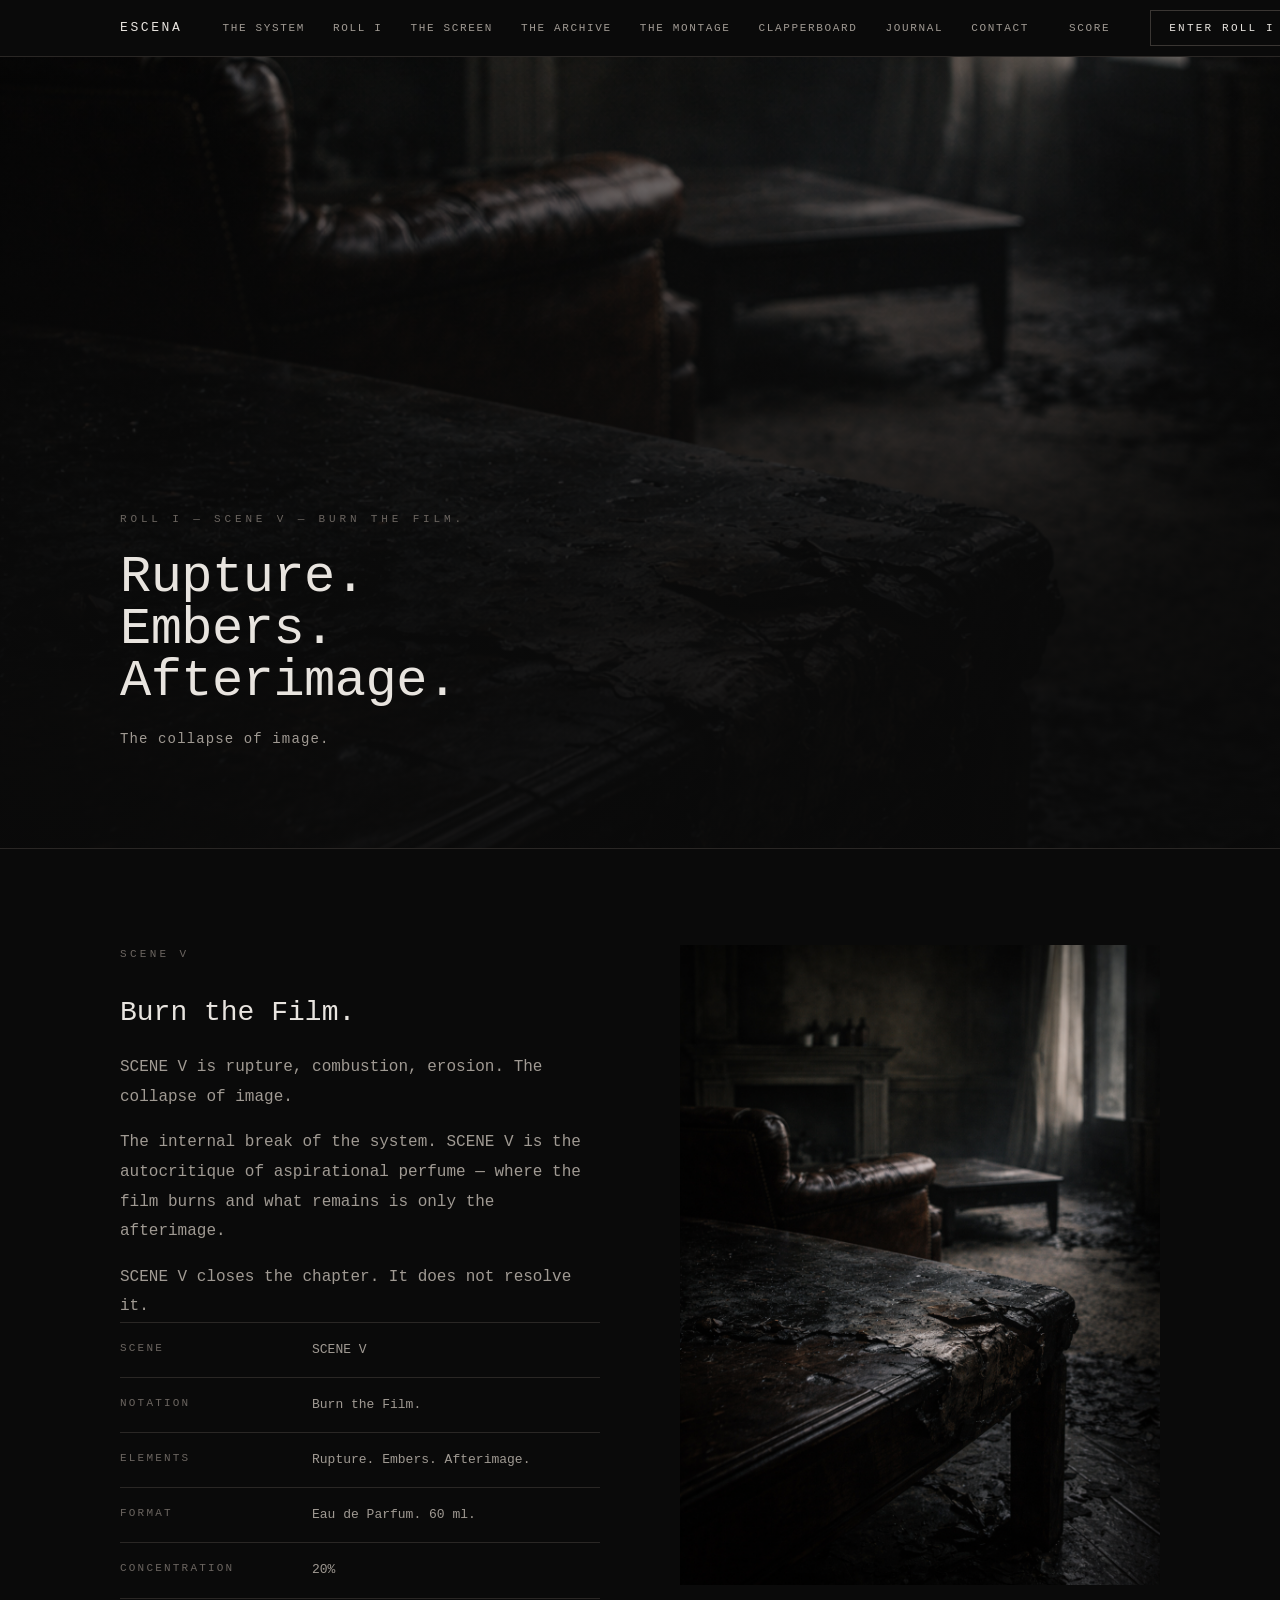
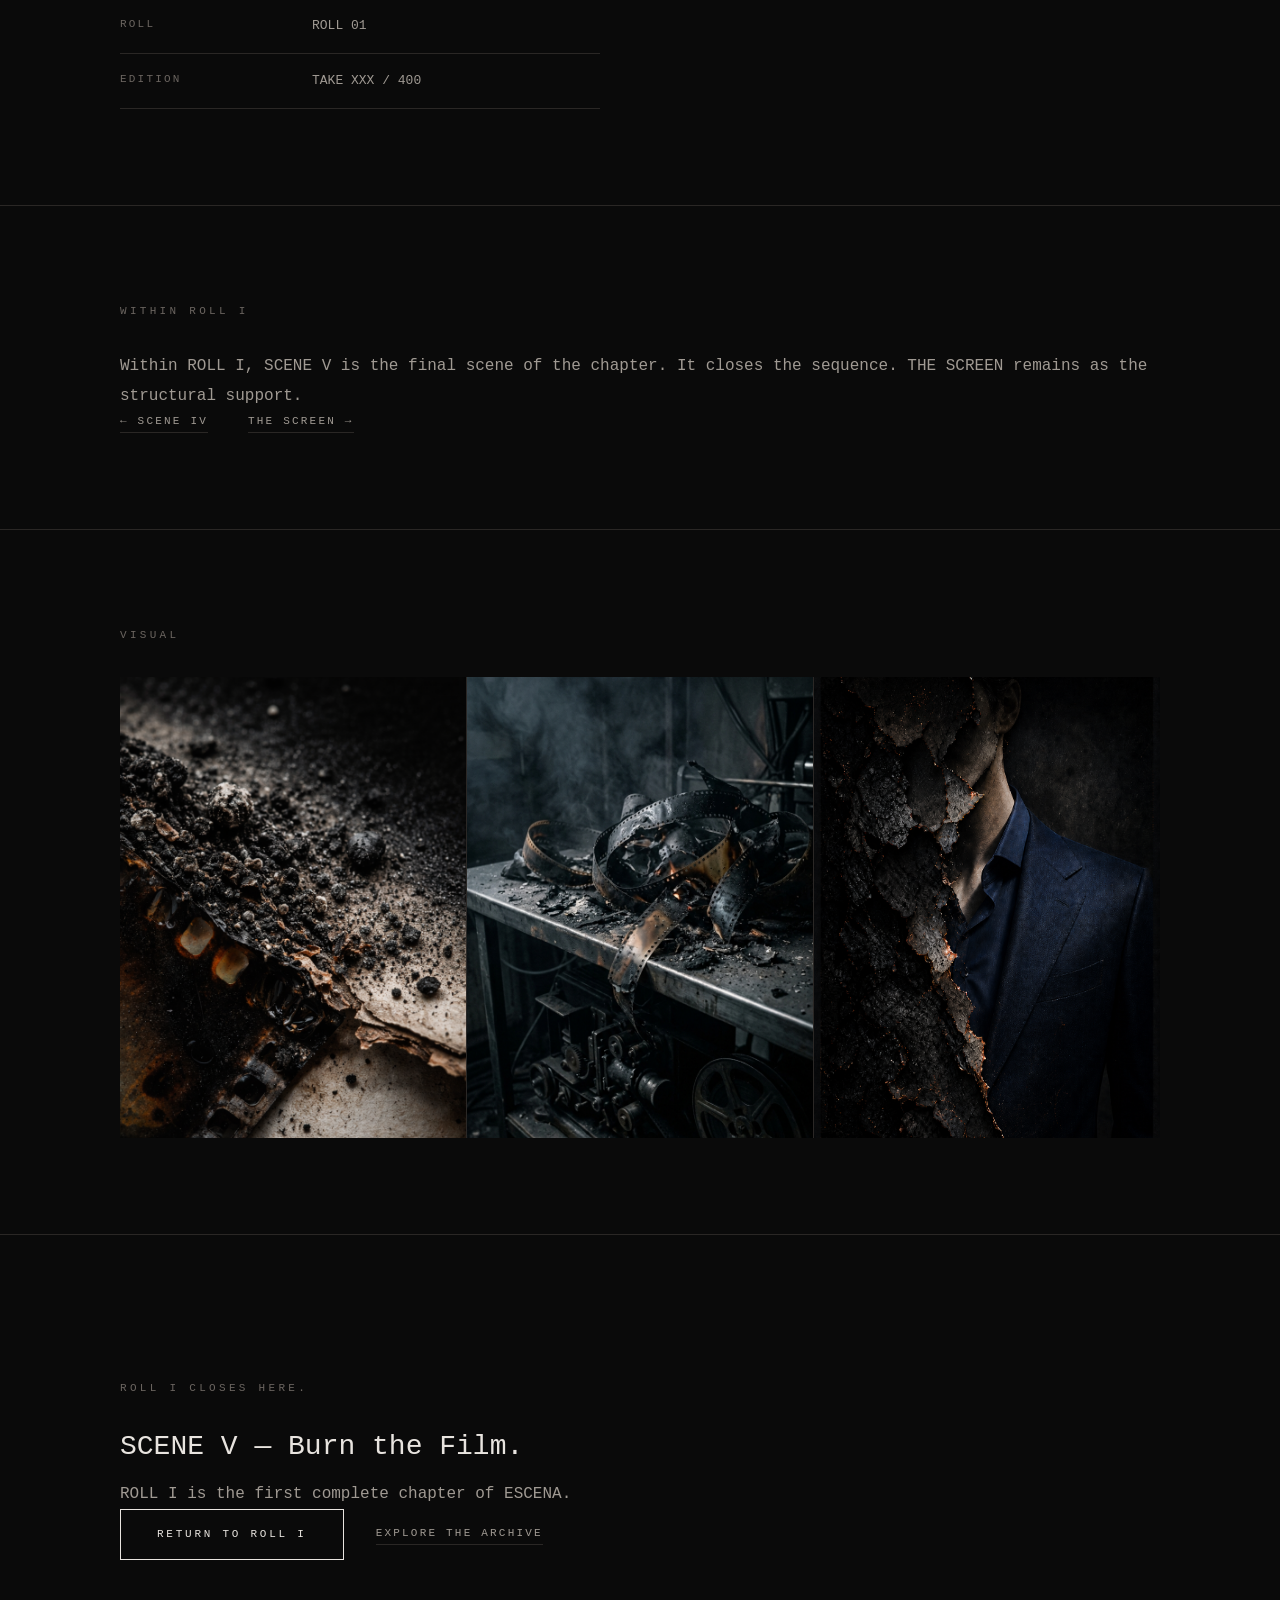
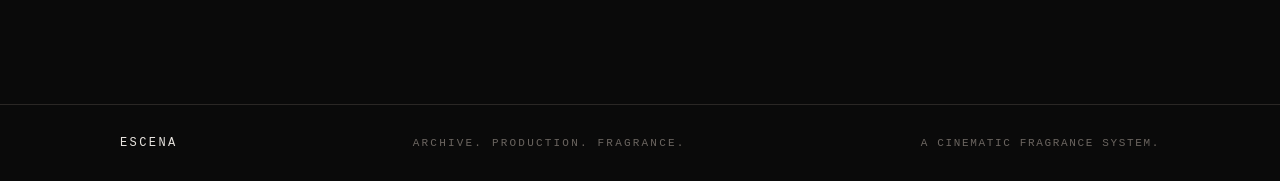
<file: scene-v.html>
﻿<!DOCTYPE html>
<html lang="en">
<head>
  <meta charset="UTF-8">
  <meta name="viewport" content="width=device-width, initial-scale=1.0">
  <title>SCENE V — Burn the Film. — Escena</title>
  <meta name="description" content="SCENE V — Burn the Film. Rupture. Embers. Afterimage. ROLL I — ESCENA.">
  <link rel="stylesheet" href="/css/style.css">
  <link rel="icon" type="image/png" href="/IMAGEN/URL%20LOGO%20BLACK.png">
</head>
<body>

<nav class="nav">
  <div class="nav-inner">
    <a href="/index.html" class="nav-logo">Escena</a>
    <div class="nav-links">
      <a href="/the-system.html">The System</a>
      <div class="nav-dropdown">
        <a href="/roll-i.html">ROLL I</a>
        <div class="nav-dropdown-menu">
          <a href="/roll-i.html">Overview</a>
          <a href="/scene-i.html">SCENE I</a>
          <a href="/scene-ii.html">SCENE II</a>
          <a href="/scene-iii.html">SCENE III</a>
          <a href="/scene-iv.html">SCENE IV</a>
          <a href="/scene-v.html">SCENE V</a>
        </div>
      </div>
      <a href="/the-screen.html">The Screen</a>
      <a href="/the-archive.html">The Archive</a>
      <a href="/the-montage.html">The Montage</a>
      <a href="/clapperboard.html">CLAPPERBOARD</a>
      <div class="nav-dropdown">
        <a href="/journal.html">Journal</a>
        <div class="nav-dropdown-menu">
          <a href="/journal.html">Latest</a>
          <a href="/journal.html#assemblies">Assemblies</a>
          <a href="/journal.html#visual-fragments">Visual Fragments</a>
          <a href="/journal.html#notes">Notes</a>
        </div>
      </div>
      <a href="/contact.html">Contact</a>
    </div>
    <a href="https://escenascore.vercel.app/" class="nav-score" target="_blank" rel="noopener">SCORE</a>
    <a href="/roll-i.html" class="nav-cta">Enter ROLL I</a>
    <button class="nav-hamburger" aria-label="Menu"><span></span><span></span><span></span></button>
  </div>
</nav>
<div class="nav-mobile">
  <a href="/the-system.html">The System</a>
  <a href="/roll-i.html">ROLL I</a>
  <a href="/scene-i.html" class="nav-sub">— SCENE I</a>
  <a href="/scene-ii.html" class="nav-sub">— SCENE II</a>
  <a href="/scene-iii.html" class="nav-sub">— SCENE III</a>
  <a href="/scene-iv.html" class="nav-sub">— SCENE IV</a>
  <a href="/scene-v.html" class="nav-sub">— SCENE V</a>
  <a href="/the-screen.html">The Screen</a>
  <a href="/the-archive.html">The Archive</a>
  <a href="/the-montage.html">The Montage</a>
  <a href="/clapperboard.html">CLAPPERBOARD</a>
  <a href="/journal.html">Journal</a>
  <a href="/contact.html">Contact</a>
  <a href="https://escenascore.vercel.app/" class="nav-score-mobile" target="_blank" rel="noopener">SCORE</a>
  <a href="/roll-i.html" class="nav-mobile-cta">Enter ROLL I</a>
</div>

<main>

  <section class="hero">
    <div class="hero-bg" style="background-image: url('/IMAGEN/SCENE%20V/scene5_hero.png');"></div>
    <div class="hero-content">
      <span class="eyebrow">ROLL I — SCENE V — Burn the Film.</span>
      <h1>Rupture.<br>Embers.<br>Afterimage.</h1>
      <p class="hero-line">The collapse of image.</p>
    </div>
  </section>

  <section class="section">
    <div class="inner">
      <div class="split">
        <div>
          <span class="label">SCENE V</span>
          <h2>Burn the Film.</h2>
          <div class="body-copy mt-24">
            <p>SCENE V is rupture, combustion, erosion. The collapse of image.</p>
            <p>The internal break of the system. SCENE V is the autocritique of aspirational perfume — where the film burns and what remains is only the afterimage.</p>
            <p>SCENE V closes the chapter. It does not resolve it.</p>
          </div>
          <div class="spec-list mt-40">
            <div class="spec-row"><span class="spec-key">Scene</span><span class="spec-val">SCENE V</span></div>
            <div class="spec-row"><span class="spec-key">Notation</span><span class="spec-val">Burn the Film.</span></div>
            <div class="spec-row"><span class="spec-key">Elements</span><span class="spec-val">Rupture. Embers. Afterimage.</span></div>
            <div class="spec-row"><span class="spec-key">Format</span><span class="spec-val">Eau de Parfum. 60 ml.</span></div>
            <div class="spec-row"><span class="spec-key">Concentration</span><span class="spec-val">20%</span></div>
            <div class="spec-row"><span class="spec-key">ROLL</span><span class="spec-val">ROLL 01</span></div>
            <div class="spec-row"><span class="spec-key">Edition</span><span class="spec-val">TAKE XXX / 400</span></div>
          </div>
        </div>
        <div>
          <div class="img-wrap portrait">
            <img src="/IMAGEN/SCENE%20V/scene5_hero.png" alt="SCENE V — Burn the Film.">
          </div>
        </div>
      </div>
    </div>
  </section>

  <section class="section">
    <div class="inner">
      <span class="label">Within ROLL I</span>
      <div class="body-copy-wide">
        <p>Within ROLL I, SCENE V is the final scene of the chapter. It closes the sequence. THE SCREEN remains as the structural support.</p>
      </div>
      <div class="mt-40" style="display: flex; gap: 40px; flex-wrap: wrap; align-items: center;">
        <a href="/scene-iv.html" class="cta-ghost">← SCENE IV</a>
        <a href="/the-screen.html" class="cta-ghost">THE SCREEN →</a>
      </div>
    </div>
  </section>

  <section class="section">
    <div class="inner">
      <span class="label">Visual</span>
      <div class="visual-grid">
        <div class="visual-grid-item"><img src="/IMAGEN/SCENE%20V/scene5_still.png" alt="SCENE V — Still"></div>
        <div class="visual-grid-item"><img src="/IMAGEN/SCENE%20V/scene5_poster.png" alt="SCENE V — Poster"></div>
        <div class="visual-grid-item">
          <img src="/IMAGEN/SCENE%20V/scene5_still%2002.png" alt="SCENE V — Still 02">
        </div>
      </div>
    </div>
  </section>

  <section class="closing">
    <div class="inner">
      <span class="label">ROLL I closes here.</span>
      <h2>SCENE V — Burn the Film.</h2>
      <div class="body-copy mt-16">
        <p>ROLL I is the first complete chapter of ESCENA.</p>
      </div>
      <div class="mt-40" style="display: flex; gap: 32px; flex-wrap: wrap;">
        <a href="/roll-i.html" class="cta">Return to ROLL I</a>
        <a href="/the-archive.html" class="cta-ghost" style="align-self: center;">Explore The Archive</a>
      </div>
    </div>
  </section>

</main>

<footer>
  <div class="footer-inner">
    <span class="footer-logo">Escena</span>
    <span class="footer-tag">Archive. Production. Fragrance.</span>
    <span class="footer-sub">A Cinematic Fragrance System.</span>
  </div>
</footer>

<script src="/js/main.js"></script>
</body>
</html>
</file>
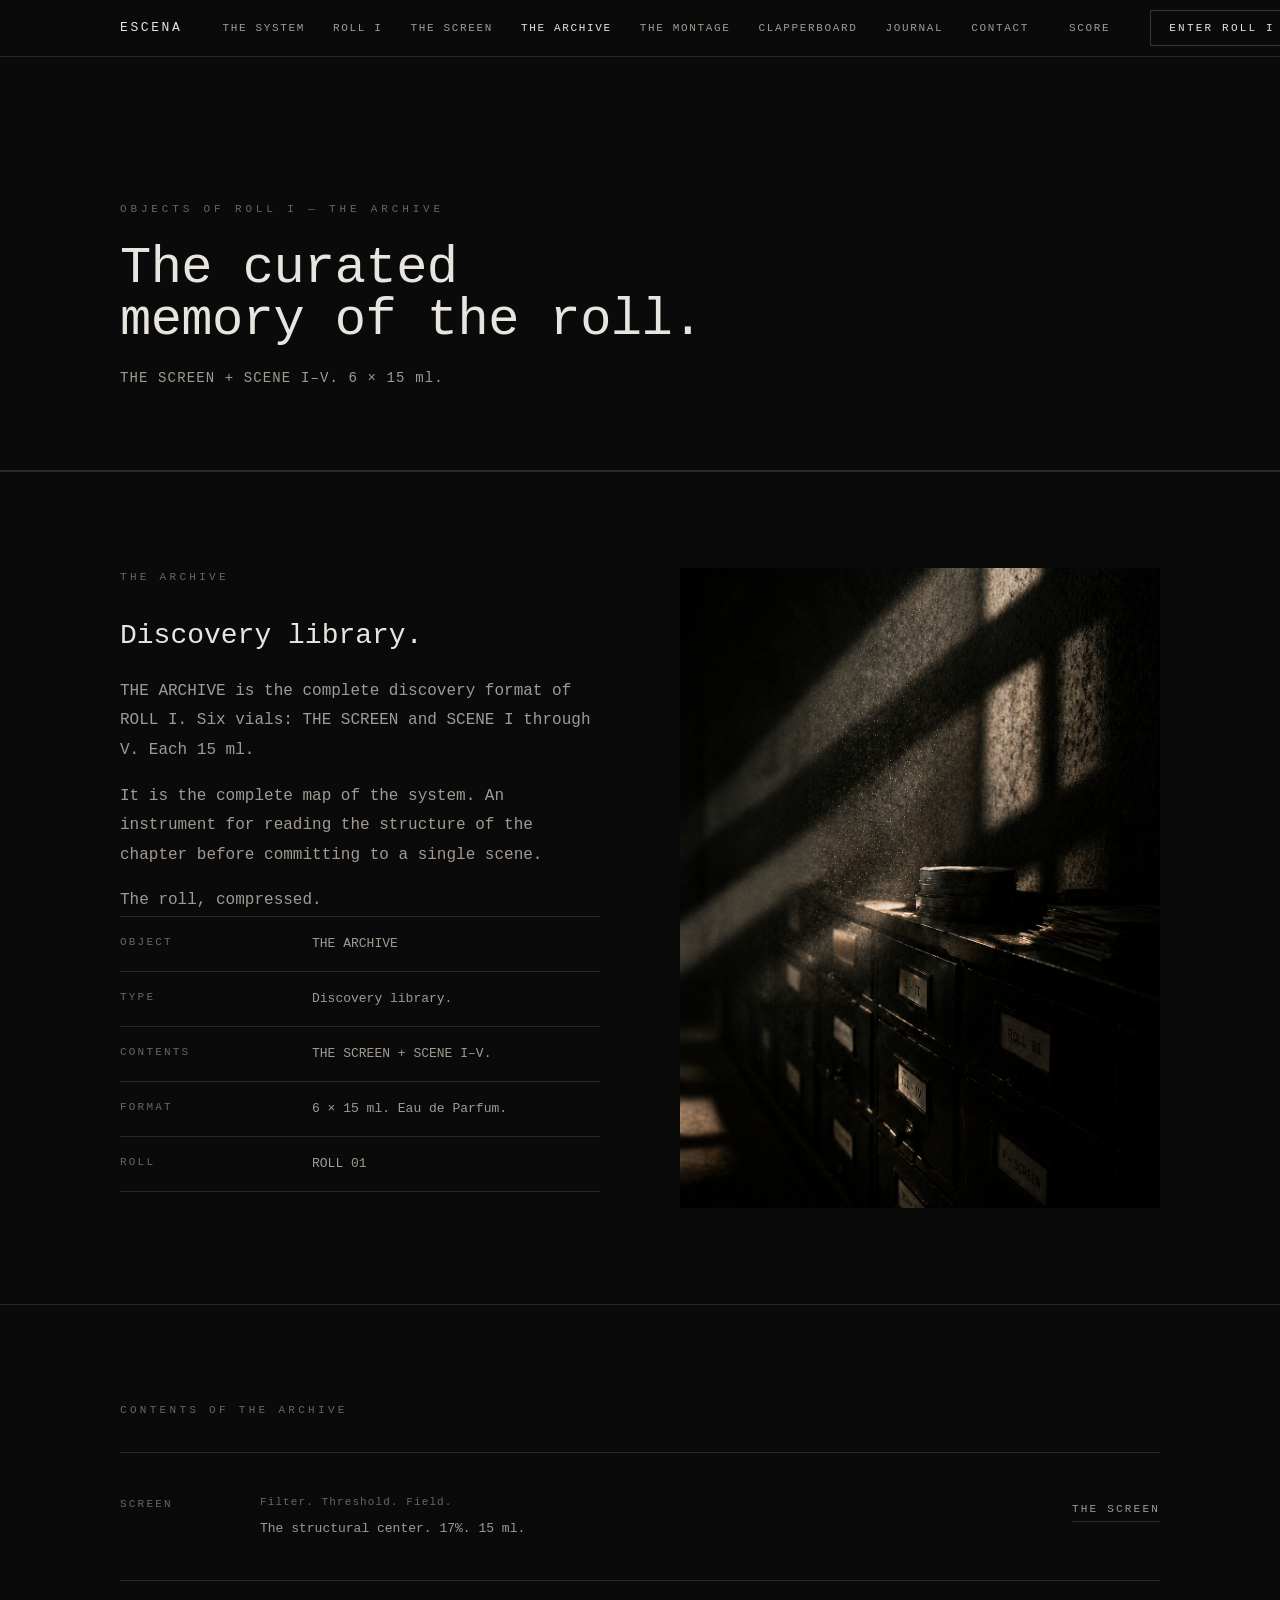
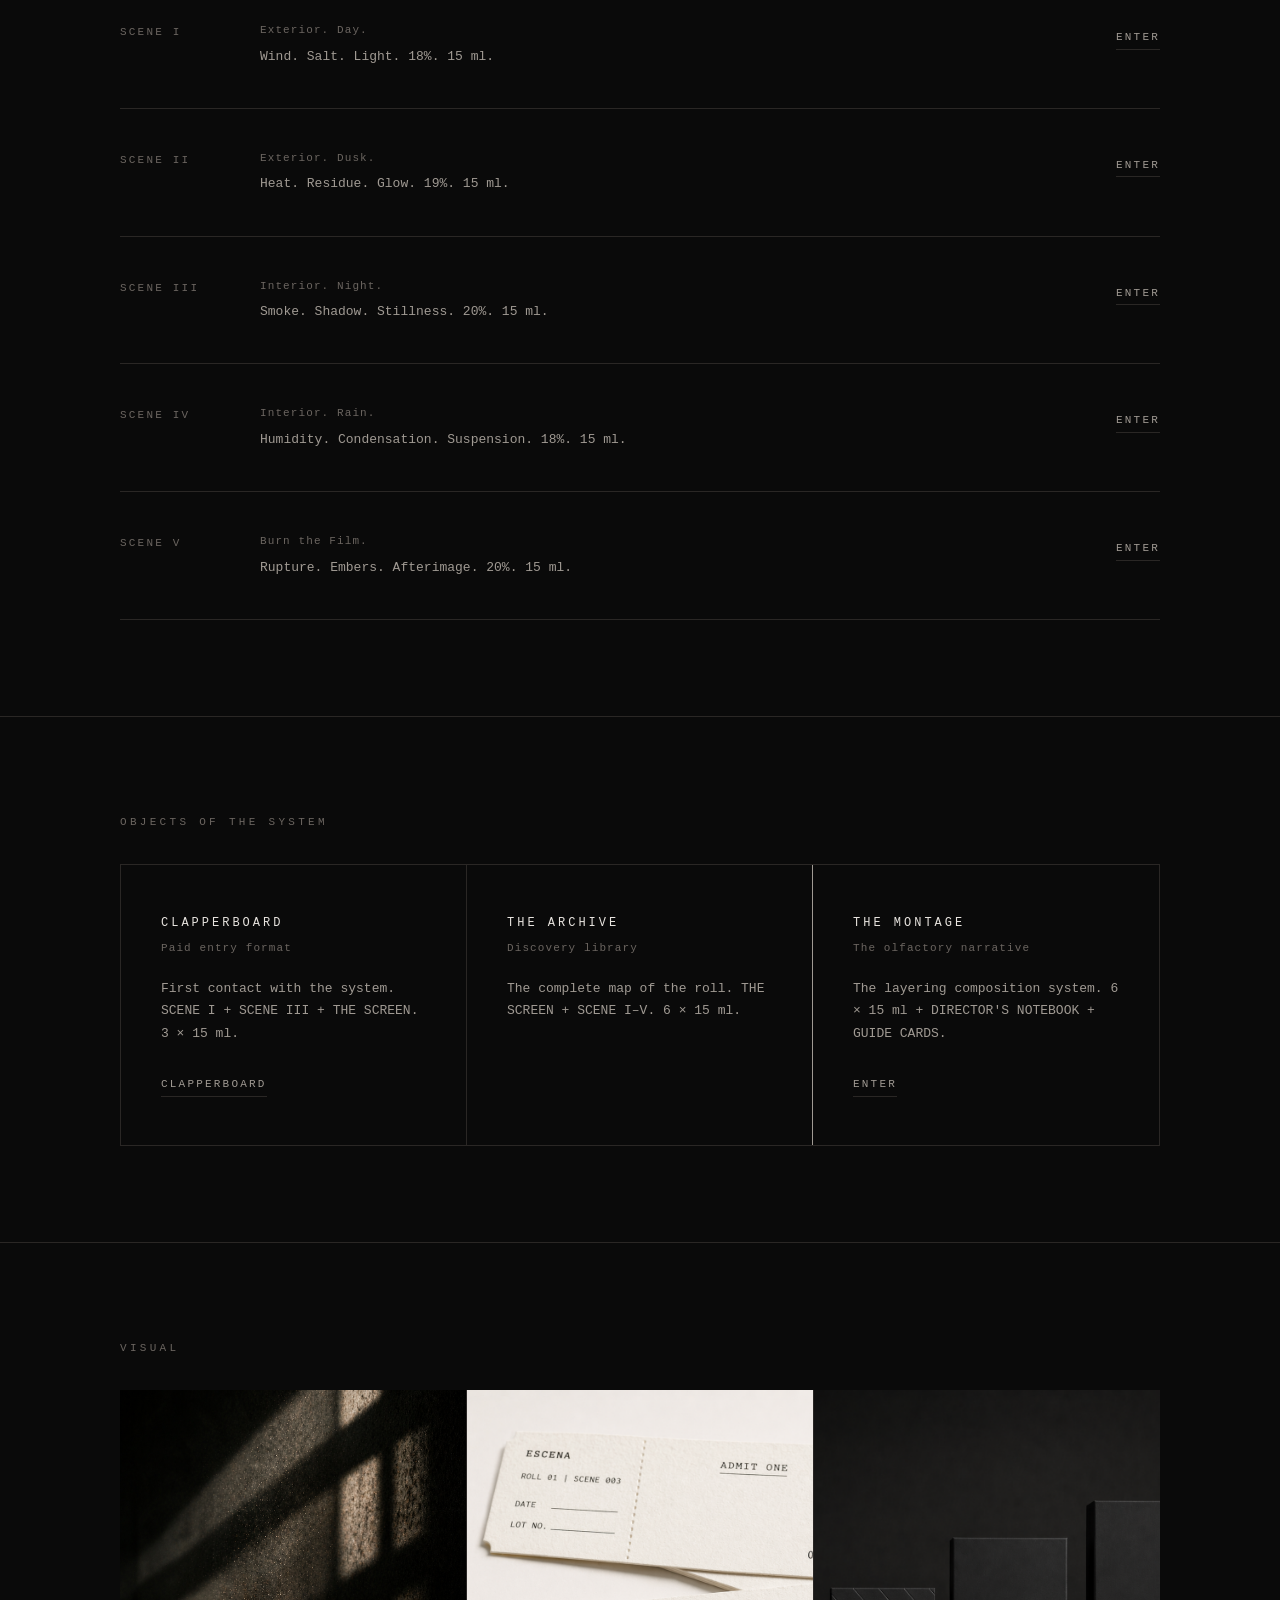
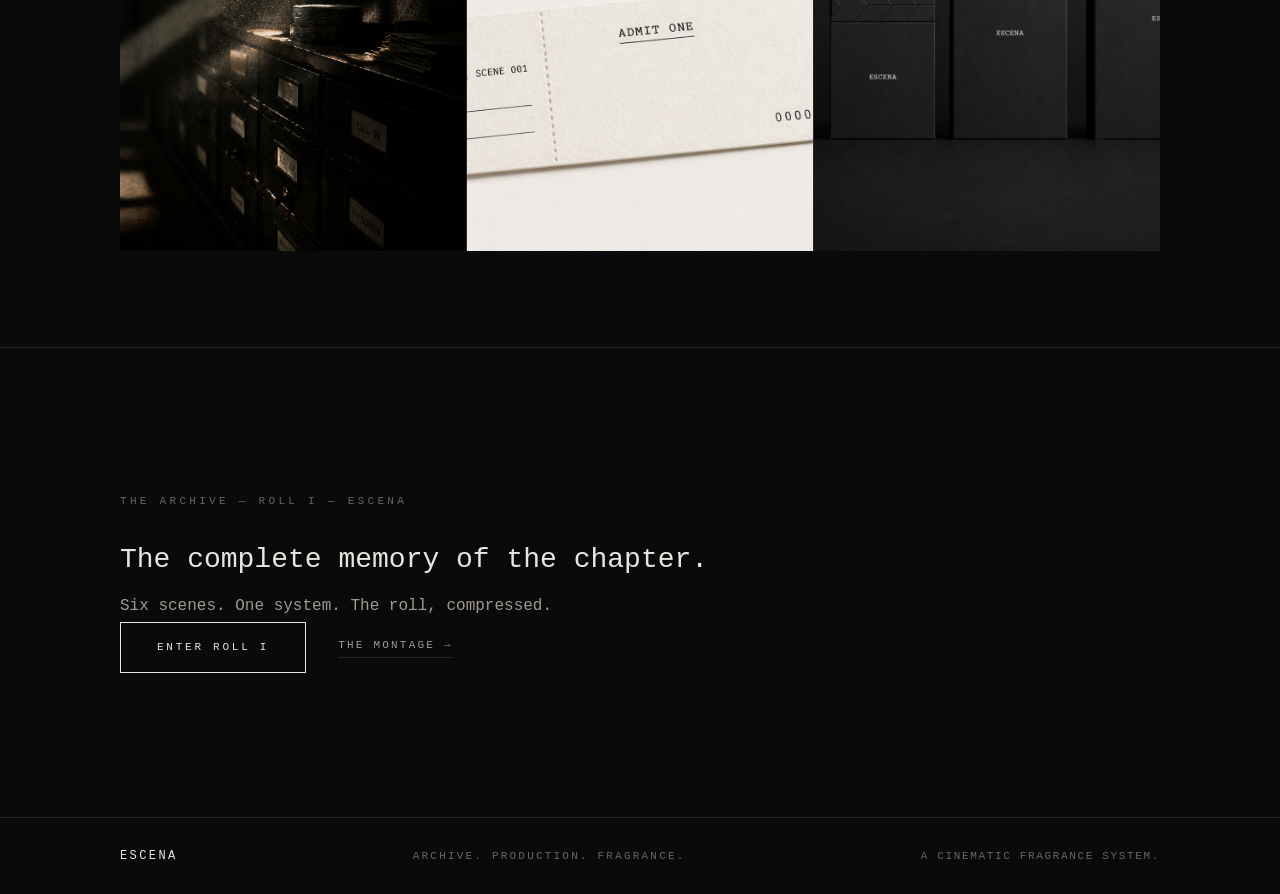
<file: the-archive.html>
﻿<!DOCTYPE html>
<html lang="en">
<head>
  <meta charset="UTF-8">
  <meta name="viewport" content="width=device-width, initial-scale=1.0">
  <title>The Archive — Discovery Library — Escena</title>
  <meta name="description" content="THE ARCHIVE — The curated memory of ROLL I. THE SCREEN + SCENE I–V. 6 × 15 ml. ESCENA.">
  <link rel="stylesheet" href="/css/style.css">
  <link rel="icon" type="image/png" href="/IMAGEN/URL%20LOGO%20BLACK.png">
</head>
<body>

<nav class="nav">
  <div class="nav-inner">
    <a href="/index.html" class="nav-logo">Escena</a>
    <div class="nav-links">
      <a href="/the-system.html">The System</a>
      <div class="nav-dropdown">
        <a href="/roll-i.html">ROLL I</a>
        <div class="nav-dropdown-menu">
          <a href="/roll-i.html">Overview</a>
          <a href="/scene-i.html">SCENE I</a>
          <a href="/scene-ii.html">SCENE II</a>
          <a href="/scene-iii.html">SCENE III</a>
          <a href="/scene-iv.html">SCENE IV</a>
          <a href="/scene-v.html">SCENE V</a>
        </div>
      </div>
      <a href="/the-screen.html">The Screen</a>
      <a href="/the-archive.html" class="active">The Archive</a>
      <a href="/the-montage.html">The Montage</a>
      <a href="/clapperboard.html">CLAPPERBOARD</a>
      <div class="nav-dropdown">
        <a href="/journal.html">Journal</a>
        <div class="nav-dropdown-menu">
          <a href="/journal.html">Latest</a>
          <a href="/journal.html#assemblies">Assemblies</a>
          <a href="/journal.html#visual-fragments">Visual Fragments</a>
          <a href="/journal.html#notes">Notes</a>
        </div>
      </div>
      <a href="/contact.html">Contact</a>
    </div>
    <a href="https://escenascore.vercel.app/" class="nav-score" target="_blank" rel="noopener">SCORE</a>
    <a href="/roll-i.html" class="nav-cta">Enter ROLL I</a>
    <button class="nav-hamburger" aria-label="Menu"><span></span><span></span><span></span></button>
  </div>
</nav>
<div class="nav-mobile">
  <a href="/the-system.html">The System</a>
  <a href="/roll-i.html">ROLL I</a>
  <a href="/scene-i.html" class="nav-sub">— SCENE I</a>
  <a href="/scene-ii.html" class="nav-sub">— SCENE II</a>
  <a href="/scene-iii.html" class="nav-sub">— SCENE III</a>
  <a href="/scene-iv.html" class="nav-sub">— SCENE IV</a>
  <a href="/scene-v.html" class="nav-sub">— SCENE V</a>
  <a href="/the-screen.html">The Screen</a>
  <a href="/the-archive.html">The Archive</a>
  <a href="/the-montage.html">The Montage</a>
  <a href="/clapperboard.html">CLAPPERBOARD</a>
  <a href="/journal.html">Journal</a>
  <a href="/contact.html">Contact</a>
  <a href="https://escenascore.vercel.app/" class="nav-score-mobile" target="_blank" rel="noopener">SCORE</a>
  <a href="/roll-i.html" class="nav-mobile-cta">Enter ROLL I</a>
</div>

<main>

  <!-- 1. HERO -->
  <section class="page-hero">
    <div class="inner">
      <span class="eyebrow">Objects of ROLL I — THE ARCHIVE</span>
      <h1>The curated<br>memory of the roll.</h1>
      <p class="hero-line mt-16">THE SCREEN + SCENE I–V. 6 × 15 ml.</p>
    </div>
  </section>

  <!-- 2. WHAT IT IS -->
  <section class="section">
    <div class="inner">
      <div class="split">
        <div>
          <span class="label">THE ARCHIVE</span>
          <h2>Discovery library.</h2>
          <div class="body-copy mt-24">
            <p>THE ARCHIVE is the complete discovery format of ROLL I. Six vials: THE SCREEN and SCENE I through V. Each 15 ml.</p>
            <p>It is the complete map of the system. An instrument for reading the structure of the chapter before committing to a single scene.</p>
            <p>The roll, compressed.</p>
          </div>
          <div class="spec-list mt-40">
            <div class="spec-row"><span class="spec-key">Object</span><span class="spec-val">THE ARCHIVE</span></div>
            <div class="spec-row"><span class="spec-key">Type</span><span class="spec-val">Discovery library.</span></div>
            <div class="spec-row"><span class="spec-key">Contents</span><span class="spec-val">THE SCREEN + SCENE I–V.</span></div>
            <div class="spec-row"><span class="spec-key">Format</span><span class="spec-val">6 × 15 ml. Eau de Parfum.</span></div>
            <div class="spec-row"><span class="spec-key">ROLL</span><span class="spec-val">ROLL 01</span></div>
          </div>
        </div>
        <div>
          <div class="img-wrap portrait">
            <img src="/IMAGEN/THE%20ARCHIVE/archive_hero.png" alt="THE ARCHIVE — ROLL I">
          </div>
        </div>
      </div>
    </div>
  </section>

  <!-- 3. CONTENTS -->
  <section class="section">
    <div class="inner">
      <span class="label">Contents of THE ARCHIVE</span>
      <div class="scene-list mt-32">
        <div class="scene-item">
          <span class="scene-n">SCREEN</span>
          <div>
            <p class="scene-notation">Filter. Threshold. Field.</p>
            <p class="scene-descriptors">The structural center. 17%. 15 ml.</p>
          </div>
          <div class="scene-action"><a href="/the-screen.html" class="cta-ghost">The Screen</a></div>
        </div>
        <div class="scene-item">
          <span class="scene-n">SCENE I</span>
          <div>
            <p class="scene-notation">Exterior. Day.</p>
            <p class="scene-descriptors">Wind. Salt. Light. 18%. 15 ml.</p>
          </div>
          <div class="scene-action"><a href="/scene-i.html" class="cta-ghost">Enter</a></div>
        </div>
        <div class="scene-item">
          <span class="scene-n">SCENE II</span>
          <div>
            <p class="scene-notation">Exterior. Dusk.</p>
            <p class="scene-descriptors">Heat. Residue. Glow. 19%. 15 ml.</p>
          </div>
          <div class="scene-action"><a href="/scene-ii.html" class="cta-ghost">Enter</a></div>
        </div>
        <div class="scene-item">
          <span class="scene-n">SCENE III</span>
          <div>
            <p class="scene-notation">Interior. Night.</p>
            <p class="scene-descriptors">Smoke. Shadow. Stillness. 20%. 15 ml.</p>
          </div>
          <div class="scene-action"><a href="/scene-iii.html" class="cta-ghost">Enter</a></div>
        </div>
        <div class="scene-item">
          <span class="scene-n">SCENE IV</span>
          <div>
            <p class="scene-notation">Interior. Rain.</p>
            <p class="scene-descriptors">Humidity. Condensation. Suspension. 18%. 15 ml.</p>
          </div>
          <div class="scene-action"><a href="/scene-iv.html" class="cta-ghost">Enter</a></div>
        </div>
        <div class="scene-item">
          <span class="scene-n">SCENE V</span>
          <div>
            <p class="scene-notation">Burn the Film.</p>
            <p class="scene-descriptors">Rupture. Embers. Afterimage. 20%. 15 ml.</p>
          </div>
          <div class="scene-action"><a href="/scene-v.html" class="cta-ghost">Enter</a></div>
        </div>
      </div>
    </div>
  </section>

  <!-- 4. COMPARE WITH CLAPPERBOARD -->
  <section class="section">
    <div class="inner">
      <span class="label">Objects of the System</span>
      <div class="object-grid mt-32">
        <div class="object-item">
          <p class="object-name">CLAPPERBOARD</p>
          <p class="object-sub">Paid entry format</p>
          <p class="object-desc">First contact with the system. SCENE I + SCENE III + THE SCREEN. 3 × 15 ml.</p>
          <div class="mt-24"><a href="/clapperboard.html" class="cta-ghost">CLAPPERBOARD</a></div>
        </div>
        <div class="object-item" style="border-color: var(--text-secondary);">
          <p class="object-name">THE ARCHIVE</p>
          <p class="object-sub">Discovery library</p>
          <p class="object-desc">The complete map of the roll. THE SCREEN + SCENE I–V. 6 × 15 ml.</p>
        </div>
        <div class="object-item">
          <p class="object-name">THE MONTAGE</p>
          <p class="object-sub">The olfactory narrative</p>
          <p class="object-desc">The layering composition system. 6 × 15 ml + DIRECTOR'S NOTEBOOK + GUIDE CARDS.</p>
          <div class="mt-24"><a href="/the-montage.html" class="cta-ghost">Enter</a></div>
        </div>
      </div>
    </div>
  </section>

  <!-- 5. VISUAL -->
  <section class="section">
    <div class="inner">
      <span class="label">Visual</span>
      <div class="visual-grid">
        <div class="visual-grid-item"><img src="/IMAGEN/THE%20ARCHIVE/archive_hero.png" alt="THE ARCHIVE"></div>
        <div class="visual-grid-item"><img src="/IMAGEN/THE%20ARCHIVE/archive_detail.png" alt="THE ARCHIVE — Detail"></div>
        <div class="visual-grid-item"><img src="/IMAGEN/THE%20ARCHIVE/THE%20ARCHIVE%20%E2%80%94%20VIEW%2003.png" alt="THE ARCHIVE — View 03"></div>
      </div>
    </div>
  </section>

  <!-- 6. CLOSING -->
  <section class="closing">
    <div class="inner">
      <span class="label">THE ARCHIVE — ROLL I — ESCENA</span>
      <h2>The complete memory of the chapter.</h2>
      <div class="body-copy mt-16">
        <p>Six scenes. One system. The roll, compressed.</p>
      </div>
      <div class="mt-40" style="display: flex; gap: 32px; flex-wrap: wrap;">
        <a href="/roll-i.html" class="cta">Enter ROLL I</a>
        <a href="/the-montage.html" class="cta-ghost" style="align-self: center;">The Montage →</a>
      </div>
    </div>
  </section>

</main>

<footer>
  <div class="footer-inner">
    <span class="footer-logo">Escena</span>
    <span class="footer-tag">Archive. Production. Fragrance.</span>
    <span class="footer-sub">A Cinematic Fragrance System.</span>
  </div>
</footer>

<script src="/js/main.js"></script>
</body>
</html>
</file>
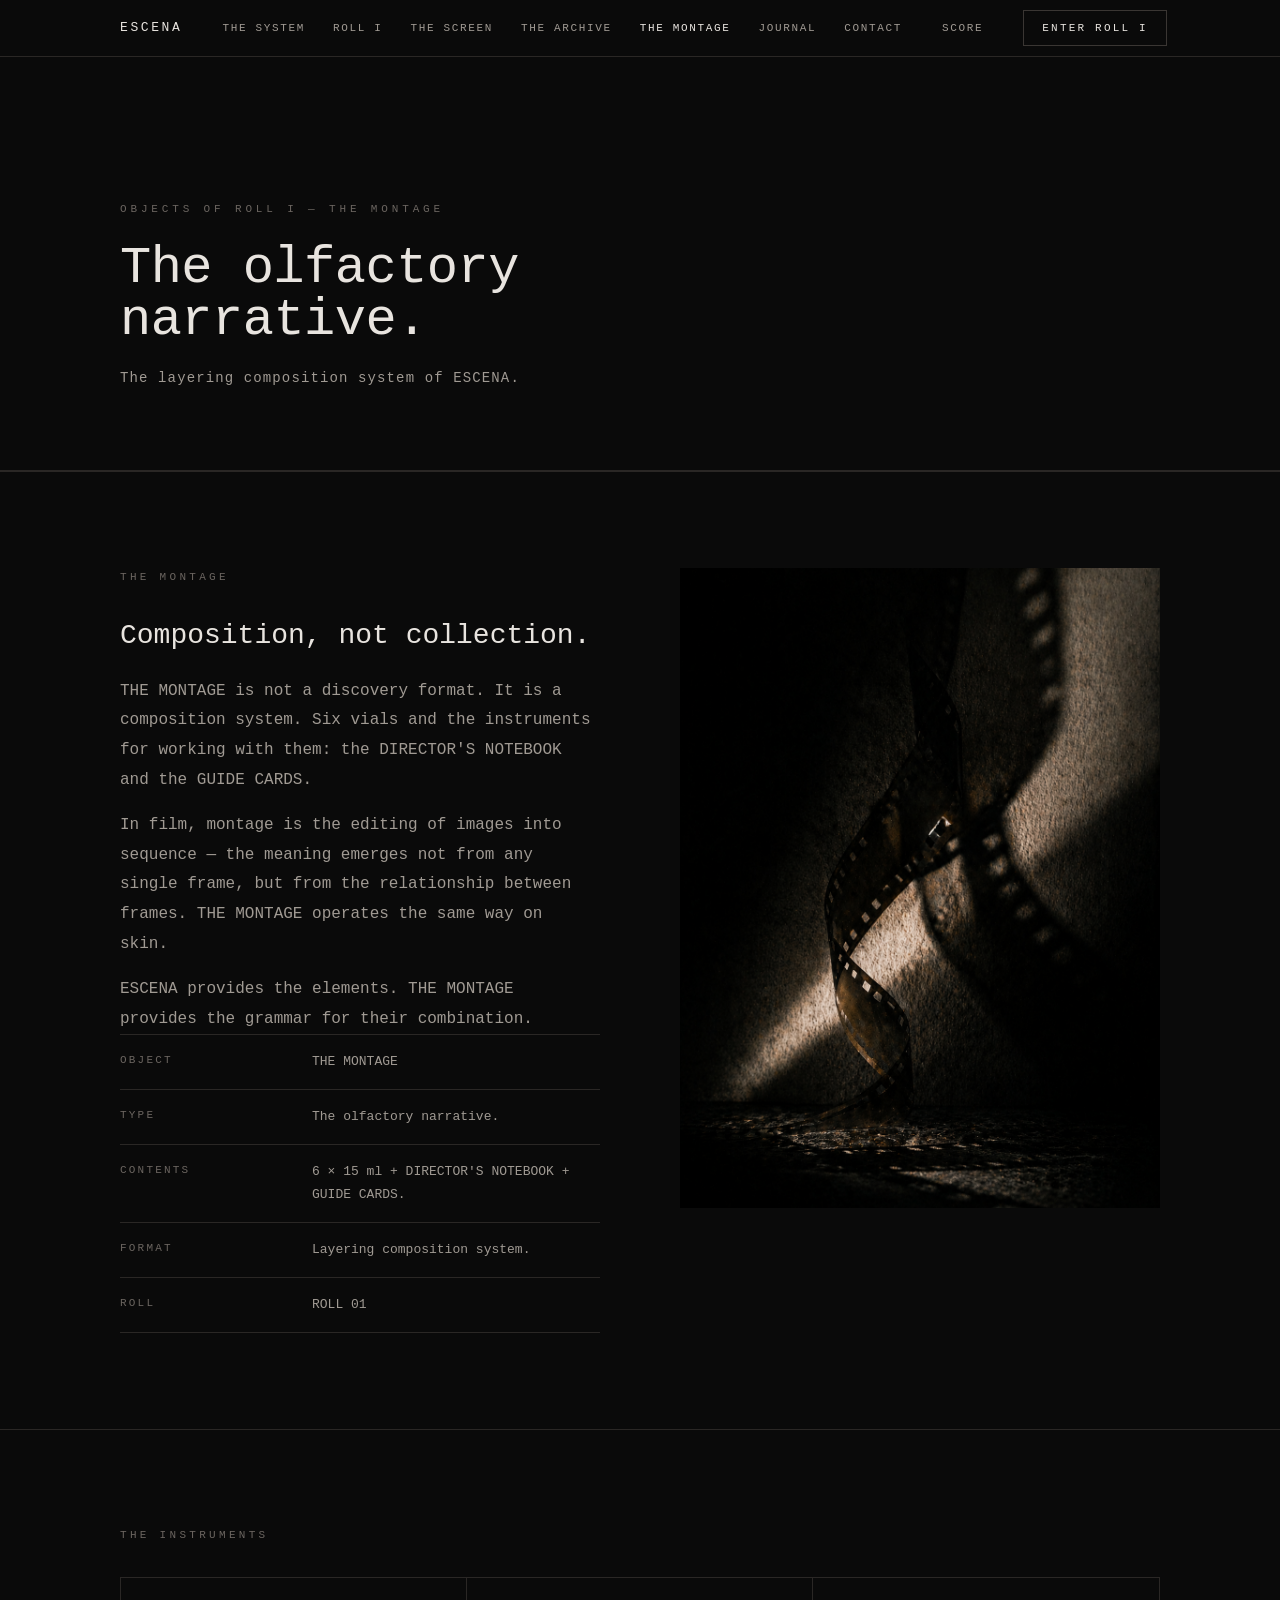
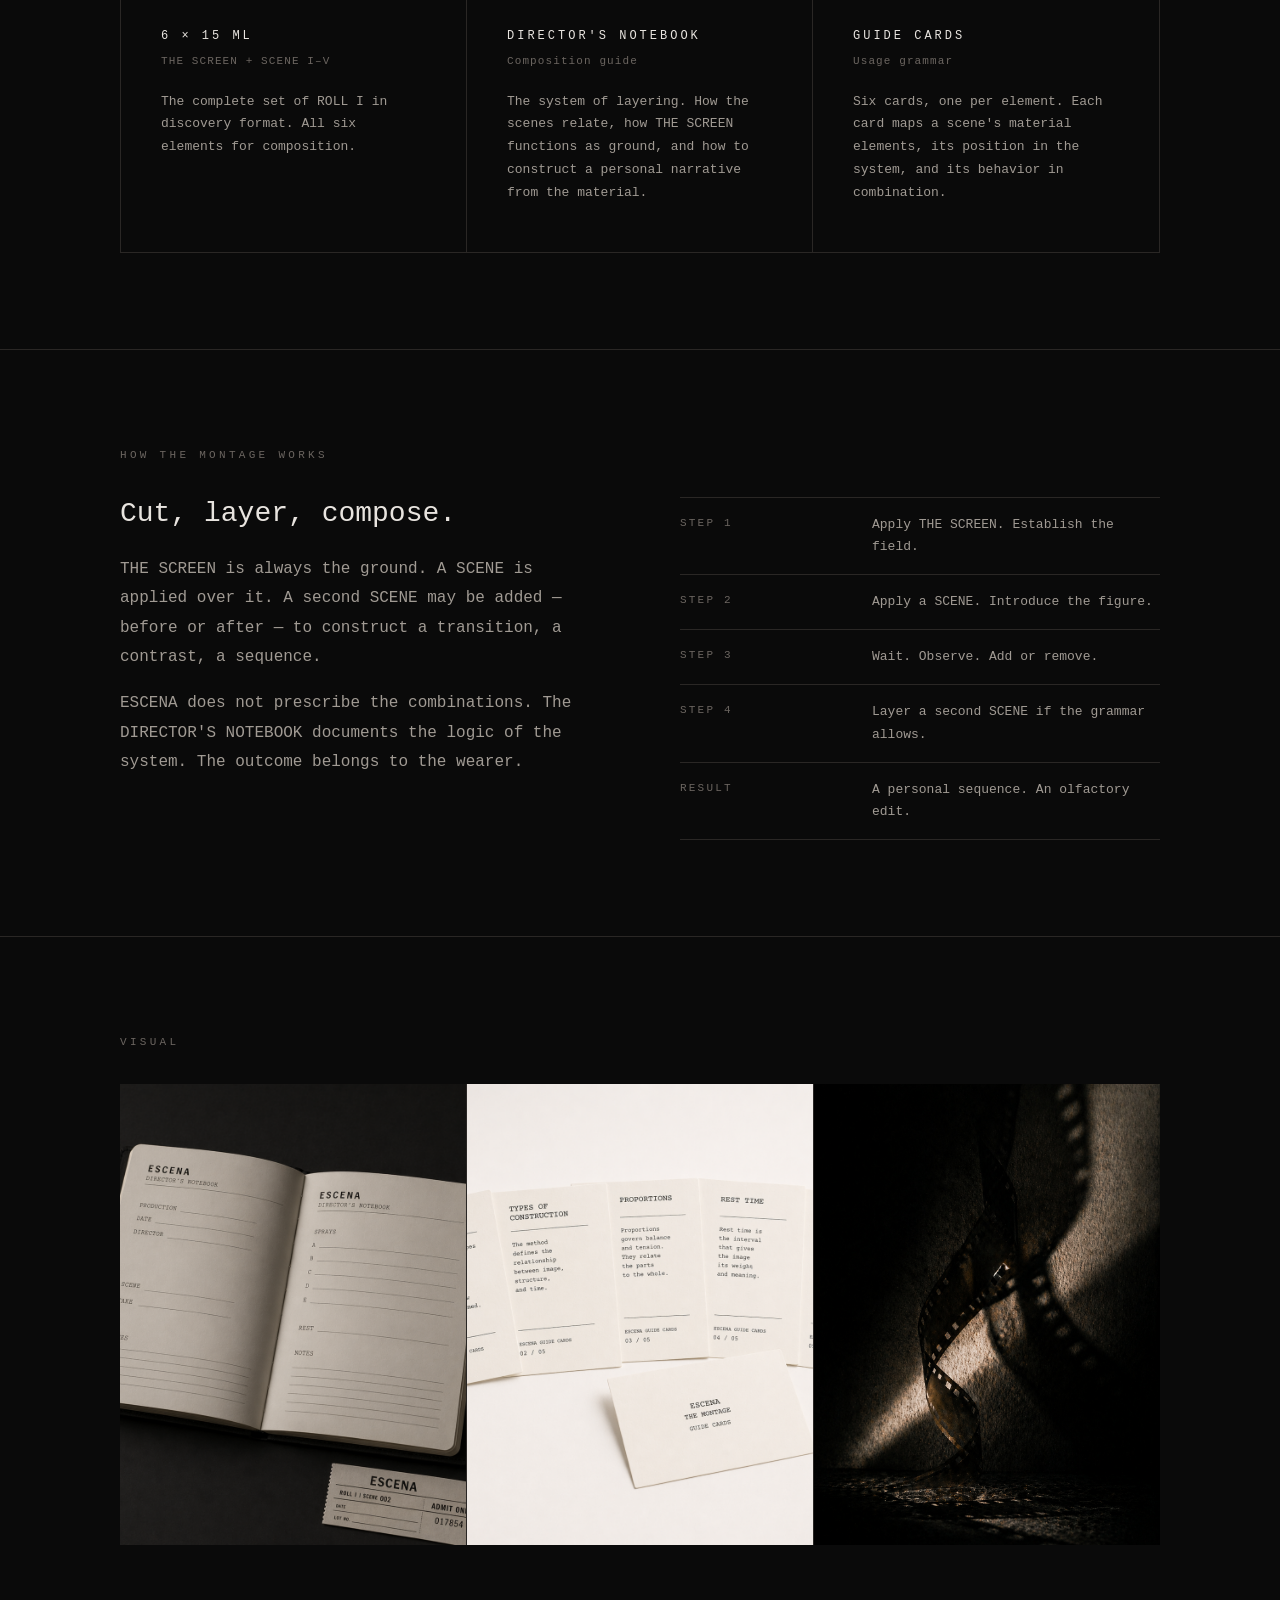
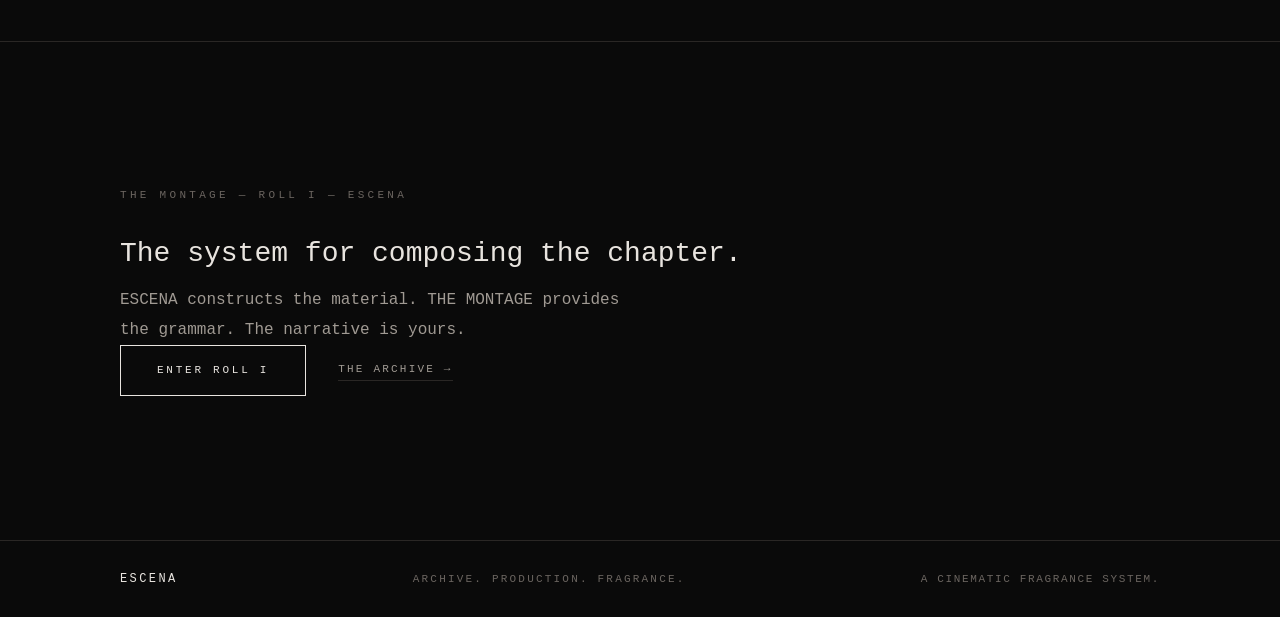
<file: the-montage.html>
﻿<!DOCTYPE html>
<html lang="en">
<head>
  <meta charset="UTF-8">
  <meta name="viewport" content="width=device-width, initial-scale=1.0">
  <title>The Montage — The Olfactory Narrative — Escena</title>
  <meta name="description" content="THE MONTAGE — The layering composition system of ESCENA. 6 × 15 ml + DIRECTOR'S NOTEBOOK + GUIDE CARDS. ROLL I.">
  <link rel="stylesheet" href="/css/style.css">
  <link rel="icon" type="image/png" href="/IMAGEN/URL%20LOGO%20BLACK.png">
</head>
<body>

<nav class="nav">
  <div class="nav-inner">
    <a href="/index.html" class="nav-logo">Escena</a>
    <div class="nav-links">
      <a href="/the-system.html">The System</a>
      <div class="nav-dropdown">
        <a href="/roll-i.html">ROLL I</a>
        <div class="nav-dropdown-menu">
          <a href="/roll-i.html">Overview</a>
          <a href="/scene-i.html">SCENE I</a>
          <a href="/scene-ii.html">SCENE II</a>
          <a href="/scene-iii.html">SCENE III</a>
          <a href="/scene-iv.html">SCENE IV</a>
          <a href="/scene-v.html">SCENE V</a>
        </div>
      </div>
      <a href="/the-screen.html">The Screen</a>
      <a href="/the-archive.html">The Archive</a>
      <a href="/the-montage.html" class="active">The Montage</a>
      <div class="nav-dropdown">
        <a href="/journal.html">Journal</a>
        <div class="nav-dropdown-menu">
          <a href="/journal.html">Latest</a>
          <a href="/journal.html#assemblies">Assemblies</a>
          <a href="/journal.html#visual-fragments">Visual Fragments</a>
          <a href="/journal.html#notes">Notes</a>
        </div>
      </div>
      <a href="/contact.html">Contact</a>
    </div>
    <a href="https://escenascore.vercel.app/" class="nav-score" target="_blank" rel="noopener">SCORE</a>
    <a href="/roll-i.html" class="nav-cta">Enter ROLL I</a>
    <button class="nav-hamburger" aria-label="Menu"><span></span><span></span><span></span></button>
  </div>
</nav>
<div class="nav-mobile">
  <a href="/the-system.html">The System</a>
  <a href="/roll-i.html">ROLL I</a>
  <a href="/scene-i.html" class="nav-sub">— SCENE I</a>
  <a href="/scene-ii.html" class="nav-sub">— SCENE II</a>
  <a href="/scene-iii.html" class="nav-sub">— SCENE III</a>
  <a href="/scene-iv.html" class="nav-sub">— SCENE IV</a>
  <a href="/scene-v.html" class="nav-sub">— SCENE V</a>
  <a href="/the-screen.html">The Screen</a>
  <a href="/the-archive.html">The Archive</a>
  <a href="/the-montage.html">The Montage</a>
  <a href="/clapperboard.html">CLAPPERBOARD</a>
  <a href="/journal.html">Journal</a>
  <a href="/contact.html">Contact</a>
  <a href="https://escenascore.vercel.app/" class="nav-score-mobile" target="_blank" rel="noopener">SCORE</a>
  <a href="/roll-i.html" class="nav-mobile-cta">Enter ROLL I</a>
</div>

<main>

  <!-- 1. HERO -->
  <section class="page-hero">
    <div class="inner">
      <span class="eyebrow">Objects of ROLL I — THE MONTAGE</span>
      <h1>The olfactory<br>narrative.</h1>
      <p class="hero-line mt-16">The layering composition system of ESCENA.</p>
    </div>
  </section>

  <!-- 2. WHAT IT IS -->
  <section class="section">
    <div class="inner">
      <div class="split">
        <div>
          <span class="label">THE MONTAGE</span>
          <h2>Composition, not collection.</h2>
          <div class="body-copy mt-24">
            <p>THE MONTAGE is not a discovery format. It is a composition system. Six vials and the instruments for working with them: the DIRECTOR'S NOTEBOOK and the GUIDE CARDS.</p>
            <p>In film, montage is the editing of images into sequence — the meaning emerges not from any single frame, but from the relationship between frames. THE MONTAGE operates the same way on skin.</p>
            <p>ESCENA provides the elements. THE MONTAGE provides the grammar for their combination.</p>
          </div>
          <div class="spec-list mt-40">
            <div class="spec-row"><span class="spec-key">Object</span><span class="spec-val">THE MONTAGE</span></div>
            <div class="spec-row"><span class="spec-key">Type</span><span class="spec-val">The olfactory narrative.</span></div>
            <div class="spec-row"><span class="spec-key">Contents</span><span class="spec-val">6 × 15 ml + DIRECTOR'S NOTEBOOK + GUIDE CARDS.</span></div>
            <div class="spec-row"><span class="spec-key">Format</span><span class="spec-val">Layering composition system.</span></div>
            <div class="spec-row"><span class="spec-key">ROLL</span><span class="spec-val">ROLL 01</span></div>
          </div>
        </div>
        <div>
          <div class="img-wrap portrait">
            <img src="/IMAGEN/THE%20MONTAGE/montage_hero.png" alt="THE MONTAGE — ROLL I">
          </div>
        </div>
      </div>
    </div>
  </section>

  <!-- 3. THE INSTRUMENTS -->
  <section class="section">
    <div class="inner">
      <span class="label">The Instruments</span>
      <div class="object-grid mt-32">
        <div class="object-item">
          <p class="object-name">6 × 15 ML</p>
          <p class="object-sub">THE SCREEN + SCENE I–V</p>
          <p class="object-desc">The complete set of ROLL I in discovery format. All six elements for composition.</p>
        </div>
        <div class="object-item">
          <p class="object-name">DIRECTOR'S NOTEBOOK</p>
          <p class="object-sub">Composition guide</p>
          <p class="object-desc">The system of layering. How the scenes relate, how THE SCREEN functions as ground, and how to construct a personal narrative from the material.</p>
        </div>
        <div class="object-item">
          <p class="object-name">GUIDE CARDS</p>
          <p class="object-sub">Usage grammar</p>
          <p class="object-desc">Six cards, one per element. Each card maps a scene's material elements, its position in the system, and its behavior in combination.</p>
        </div>
      </div>
    </div>
  </section>

  <!-- 4. HOW IT WORKS -->
  <section class="section">
    <div class="inner">
      <span class="label">How The Montage Works</span>
      <div class="split">
        <div>
          <h2>Cut, layer, compose.</h2>
          <div class="body-copy mt-24">
            <p>THE SCREEN is always the ground. A SCENE is applied over it. A second SCENE may be added — before or after — to construct a transition, a contrast, a sequence.</p>
            <p>ESCENA does not prescribe the combinations. The DIRECTOR'S NOTEBOOK documents the logic of the system. The outcome belongs to the wearer.</p>
          </div>
        </div>
        <div>
          <div class="spec-list">
            <div class="spec-row"><span class="spec-key">Step 1</span><span class="spec-val">Apply THE SCREEN. Establish the field.</span></div>
            <div class="spec-row"><span class="spec-key">Step 2</span><span class="spec-val">Apply a SCENE. Introduce the figure.</span></div>
            <div class="spec-row"><span class="spec-key">Step 3</span><span class="spec-val">Wait. Observe. Add or remove.</span></div>
            <div class="spec-row"><span class="spec-key">Step 4</span><span class="spec-val">Layer a second SCENE if the grammar allows.</span></div>
            <div class="spec-row"><span class="spec-key">Result</span><span class="spec-val">A personal sequence. An olfactory edit.</span></div>
          </div>
        </div>
      </div>
    </div>
  </section>

  <!-- 5. VISUAL -->
  <section class="section">
    <div class="inner">
      <span class="label">Visual</span>
      <div class="visual-grid">
        <div class="visual-grid-item"><img src="/IMAGEN/THE%20MONTAGE/montage_notebook.png" alt="THE MONTAGE — Director's Notebook"></div>
        <div class="visual-grid-item"><img src="/IMAGEN/THE%20MONTAGE/montage_cards.png" alt="THE MONTAGE — Guide Cards"></div>
        <div class="visual-grid-item"><img src="/IMAGEN/THE%20MONTAGE/montage_hero.png" alt="THE MONTAGE"></div>
      </div>
    </div>
  </section>

  <!-- 6. CLOSING -->
  <section class="closing">
    <div class="inner">
      <span class="label">THE MONTAGE — ROLL I — ESCENA</span>
      <h2>The system for composing the chapter.</h2>
      <div class="body-copy mt-16">
        <p>ESCENA constructs the material. THE MONTAGE provides the grammar. The narrative is yours.</p>
      </div>
      <div class="mt-40" style="display: flex; gap: 32px; flex-wrap: wrap;">
        <a href="/roll-i.html" class="cta">Enter ROLL I</a>
        <a href="/the-archive.html" class="cta-ghost" style="align-self: center;">The Archive →</a>
      </div>
    </div>
  </section>

</main>

<footer>
  <div class="footer-inner">
    <span class="footer-logo">Escena</span>
    <span class="footer-tag">Archive. Production. Fragrance.</span>
    <span class="footer-sub">A Cinematic Fragrance System.</span>
  </div>
</footer>

<script src="/js/main.js"></script>
</body>
</html>
</file>
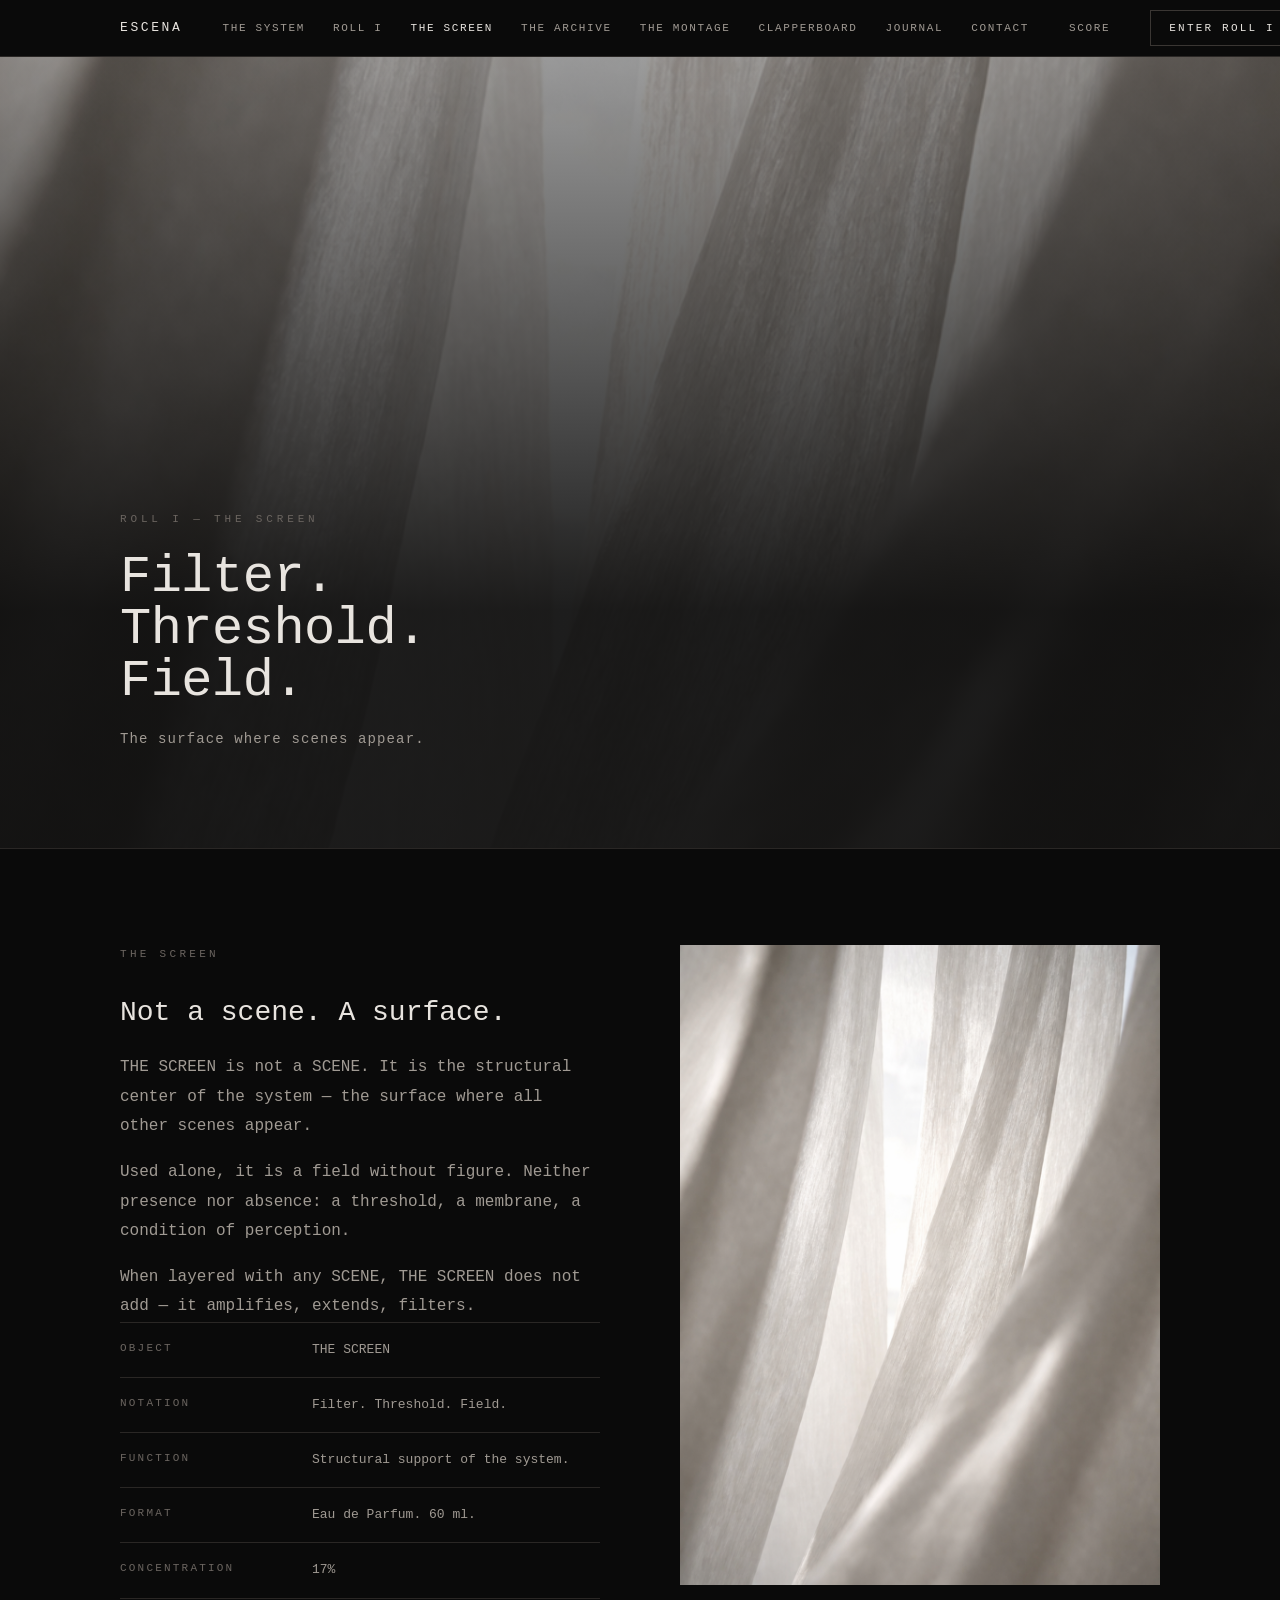
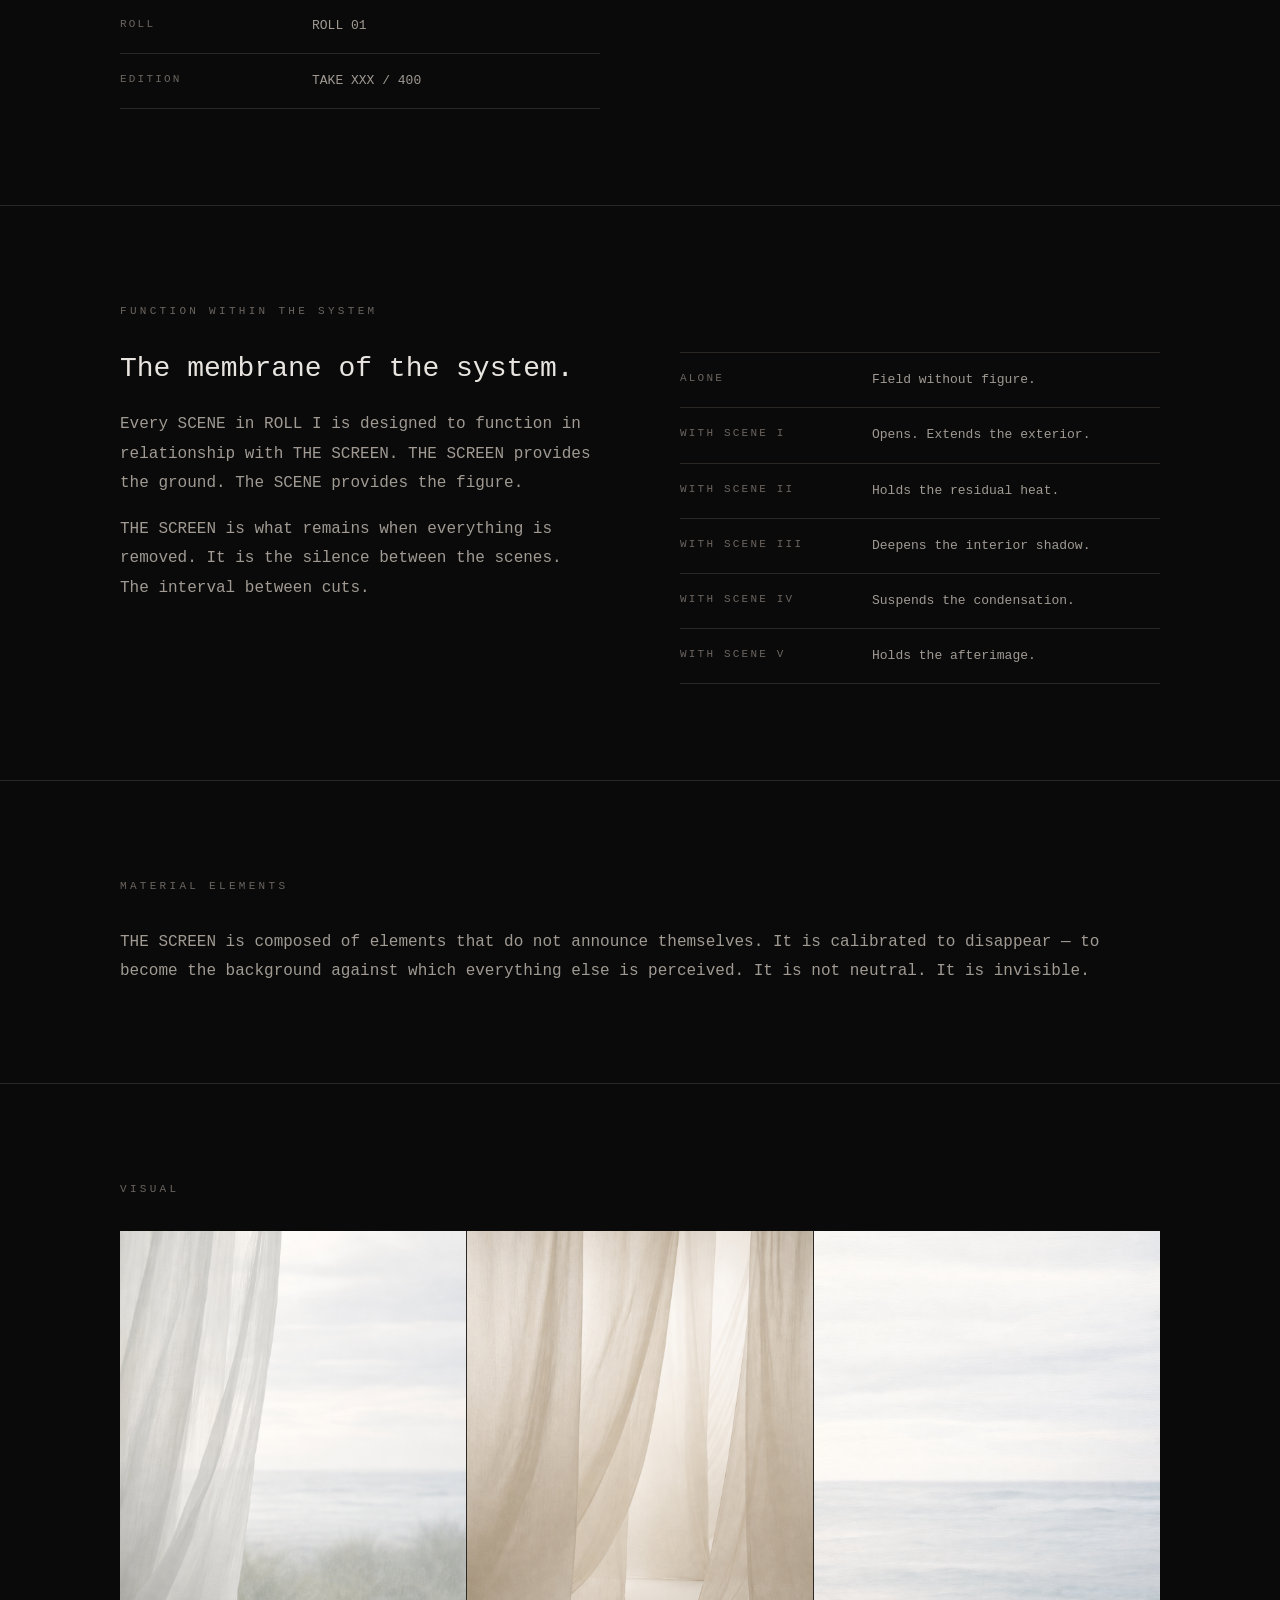
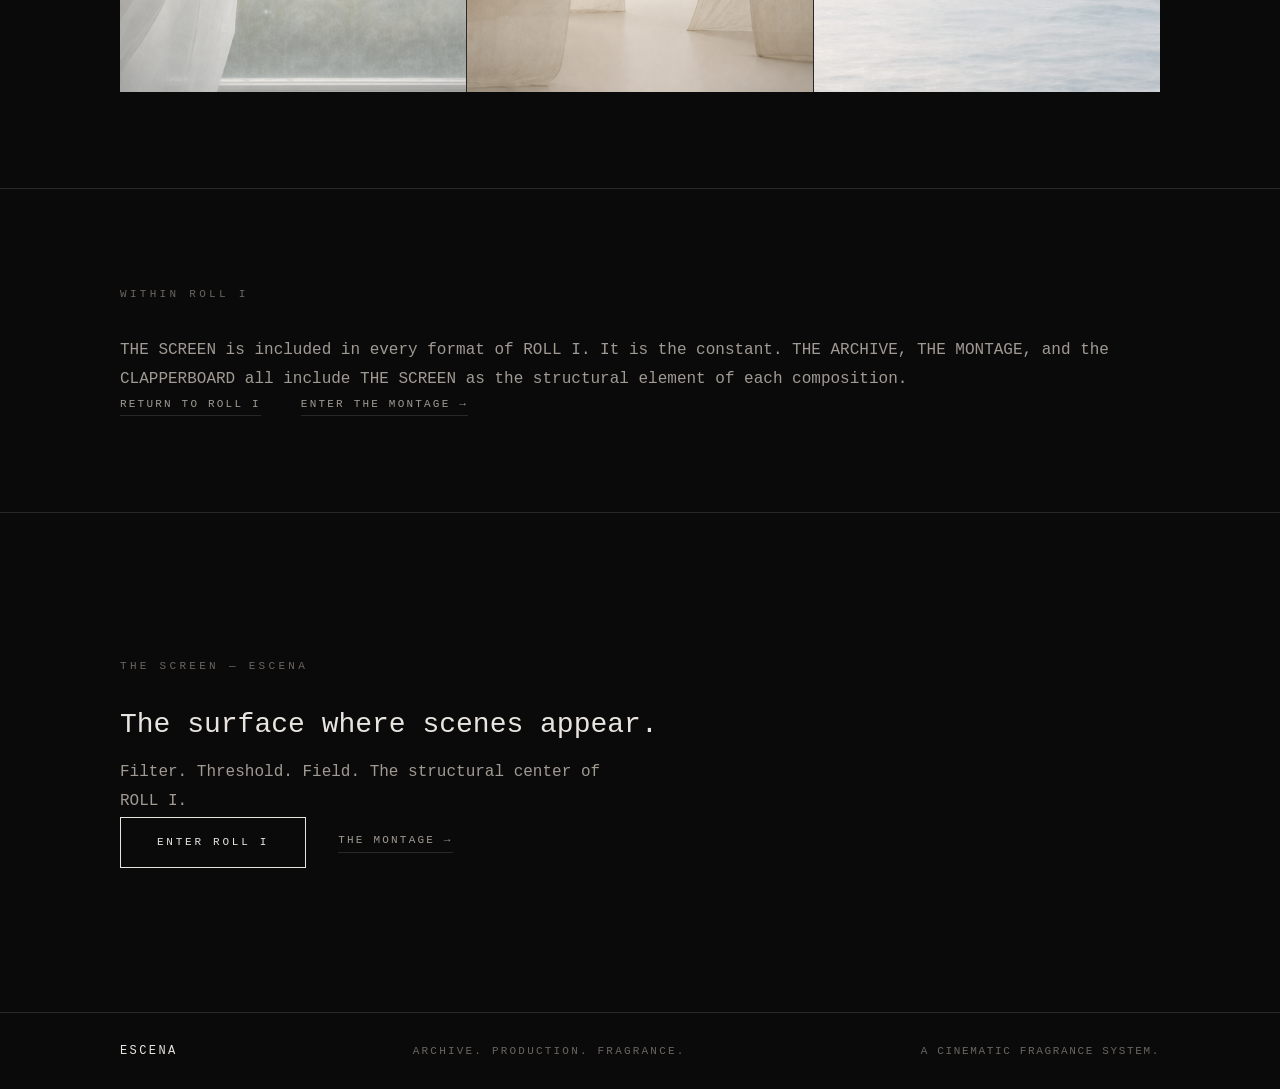
<file: the-screen.html>
﻿<!DOCTYPE html>
<html lang="en">
<head>
  <meta charset="UTF-8">
  <meta name="viewport" content="width=device-width, initial-scale=1.0">
  <title>The Screen — Filter. Threshold. Field. — Escena</title>
  <meta name="description" content="THE SCREEN — Filter. Threshold. Field. The structural center of ESCENA. ROLL I.">
  <link rel="stylesheet" href="/css/style.css">
  <link rel="icon" type="image/png" href="/IMAGEN/URL%20LOGO%20BLACK.png">
</head>
<body>

<nav class="nav">
  <div class="nav-inner">
    <a href="/index.html" class="nav-logo">Escena</a>
    <div class="nav-links">
      <a href="/the-system.html">The System</a>
      <div class="nav-dropdown">
        <a href="/roll-i.html">ROLL I</a>
        <div class="nav-dropdown-menu">
          <a href="/roll-i.html">Overview</a>
          <a href="/scene-i.html">SCENE I</a>
          <a href="/scene-ii.html">SCENE II</a>
          <a href="/scene-iii.html">SCENE III</a>
          <a href="/scene-iv.html">SCENE IV</a>
          <a href="/scene-v.html">SCENE V</a>
        </div>
      </div>
      <a href="/the-screen.html" class="active">The Screen</a>
      <a href="/the-archive.html">The Archive</a>
      <a href="/the-montage.html">The Montage</a>
      <a href="/clapperboard.html">CLAPPERBOARD</a>
      <div class="nav-dropdown">
        <a href="/journal.html">Journal</a>
        <div class="nav-dropdown-menu">
          <a href="/journal.html">Latest</a>
          <a href="/journal.html#assemblies">Assemblies</a>
          <a href="/journal.html#visual-fragments">Visual Fragments</a>
          <a href="/journal.html#notes">Notes</a>
        </div>
      </div>
      <a href="/contact.html">Contact</a>
    </div>
    <a href="https://escenascore.vercel.app/" class="nav-score" target="_blank" rel="noopener">SCORE</a>
    <a href="/roll-i.html" class="nav-cta">Enter ROLL I</a>
    <button class="nav-hamburger" aria-label="Menu"><span></span><span></span><span></span></button>
  </div>
</nav>
<div class="nav-mobile">
  <a href="/the-system.html">The System</a>
  <a href="/roll-i.html">ROLL I</a>
  <a href="/scene-i.html" class="nav-sub">— SCENE I</a>
  <a href="/scene-ii.html" class="nav-sub">— SCENE II</a>
  <a href="/scene-iii.html" class="nav-sub">— SCENE III</a>
  <a href="/scene-iv.html" class="nav-sub">— SCENE IV</a>
  <a href="/scene-v.html" class="nav-sub">— SCENE V</a>
  <a href="/the-screen.html">The Screen</a>
  <a href="/the-archive.html">The Archive</a>
  <a href="/the-montage.html">The Montage</a>
  <a href="/clapperboard.html">CLAPPERBOARD</a>
  <a href="/journal.html">Journal</a>
  <a href="/contact.html">Contact</a>
  <a href="https://escenascore.vercel.app/" class="nav-score-mobile" target="_blank" rel="noopener">SCORE</a>
  <a href="/roll-i.html" class="nav-mobile-cta">Enter ROLL I</a>
</div>

<main>

  <!-- 1. HERO -->
  <section class="hero">
    <div class="hero-bg" style="background-image: url('/IMAGEN/THE%20SCREEN/screen_hero.png');"></div>
    <div class="hero-content">
      <span class="eyebrow">ROLL I — THE SCREEN</span>
      <h1>Filter.<br>Threshold.<br>Field.</h1>
      <p class="hero-line">The surface where scenes appear.</p>
    </div>
  </section>

  <!-- 2. WHAT IT IS -->
  <section class="section">
    <div class="inner">
      <div class="split">
        <div>
          <span class="label">THE SCREEN</span>
          <h2>Not a scene. A surface.</h2>
          <div class="body-copy mt-24">
            <p>THE SCREEN is not a SCENE. It is the structural center of the system — the surface where all other scenes appear.</p>
            <p>Used alone, it is a field without figure. Neither presence nor absence: a threshold, a membrane, a condition of perception.</p>
            <p>When layered with any SCENE, THE SCREEN does not add — it amplifies, extends, filters.</p>
          </div>
          <div class="spec-list mt-40">
            <div class="spec-row"><span class="spec-key">Object</span><span class="spec-val">THE SCREEN</span></div>
            <div class="spec-row"><span class="spec-key">Notation</span><span class="spec-val">Filter. Threshold. Field.</span></div>
            <div class="spec-row"><span class="spec-key">Function</span><span class="spec-val">Structural support of the system.</span></div>
            <div class="spec-row"><span class="spec-key">Format</span><span class="spec-val">Eau de Parfum. 60 ml.</span></div>
            <div class="spec-row"><span class="spec-key">Concentration</span><span class="spec-val">17%</span></div>
            <div class="spec-row"><span class="spec-key">ROLL</span><span class="spec-val">ROLL 01</span></div>
            <div class="spec-row"><span class="spec-key">Edition</span><span class="spec-val">TAKE XXX / 400</span></div>
          </div>
        </div>
        <div>
          <div class="img-wrap portrait">
            <img src="/IMAGEN/THE%20SCREEN/screen_hero.png" alt="THE SCREEN — Filter. Threshold. Field.">
          </div>
        </div>
      </div>
    </div>
  </section>

  <!-- 3. HOW IT FUNCTIONS -->
  <section class="section">
    <div class="inner">
      <span class="label">Function within the System</span>
      <div class="split">
        <div>
          <h2>The membrane of the system.</h2>
          <div class="body-copy mt-24">
            <p>Every SCENE in ROLL I is designed to function in relationship with THE SCREEN. THE SCREEN provides the ground. The SCENE provides the figure.</p>
            <p>THE SCREEN is what remains when everything is removed. It is the silence between the scenes. The interval between cuts.</p>
          </div>
        </div>
        <div>
          <div class="spec-list">
            <div class="spec-row"><span class="spec-key">Alone</span><span class="spec-val">Field without figure.</span></div>
            <div class="spec-row"><span class="spec-key">With SCENE I</span><span class="spec-val">Opens. Extends the exterior.</span></div>
            <div class="spec-row"><span class="spec-key">With SCENE II</span><span class="spec-val">Holds the residual heat.</span></div>
            <div class="spec-row"><span class="spec-key">With SCENE III</span><span class="spec-val">Deepens the interior shadow.</span></div>
            <div class="spec-row"><span class="spec-key">With SCENE IV</span><span class="spec-val">Suspends the condensation.</span></div>
            <div class="spec-row"><span class="spec-key">With SCENE V</span><span class="spec-val">Holds the afterimage.</span></div>
          </div>
        </div>
      </div>
    </div>
  </section>

  <!-- 4. MATERIAL ELEMENTS -->
  <section class="section">
    <div class="inner">
      <span class="label">Material Elements</span>
      <div class="body-copy-wide">
        <p>THE SCREEN is composed of elements that do not announce themselves. It is calibrated to disappear — to become the background against which everything else is perceived. It is not neutral. It is invisible.</p>
      </div>
    </div>
  </section>

  <!-- 5. VISUAL -->
  <section class="section">
    <div class="inner">
      <span class="label">Visual</span>
      <div class="visual-grid">
        <div class="visual-grid-item"><img src="/IMAGEN/THE%20SCREEN/screen_still.png" alt="THE SCREEN — Still"></div>
        <div class="visual-grid-item"><img src="/IMAGEN/THE%20SCREEN/screen_poster.png" alt="THE SCREEN — Poster"></div>
        <div class="visual-grid-item"><img src="/IMAGEN/THE%20SCREEN/screen_still%2002.png" alt="THE SCREEN — Still 02"></div>
      </div>
    </div>
  </section>

  <!-- 6. WITHIN ROLL I -->
  <section class="section">
    <div class="inner">
      <span class="label">Within ROLL I</span>
      <div class="body-copy-wide">
        <p>THE SCREEN is included in every format of ROLL I. It is the constant. THE ARCHIVE, THE MONTAGE, and the CLAPPERBOARD all include THE SCREEN as the structural element of each composition.</p>
      </div>
      <div class="mt-40" style="display: flex; gap: 40px; flex-wrap: wrap; align-items: center;">
        <a href="/roll-i.html" class="cta-ghost">Return to ROLL I</a>
        <a href="/the-montage.html" class="cta-ghost">Enter The Montage →</a>
      </div>
    </div>
  </section>

  <!-- 7. CLOSING -->
  <section class="closing">
    <div class="inner">
      <span class="label">THE SCREEN — ESCENA</span>
      <h2>The surface where scenes appear.</h2>
      <div class="body-copy mt-16">
        <p>Filter. Threshold. Field. The structural center of ROLL I.</p>
      </div>
      <div class="mt-40" style="display: flex; gap: 32px; flex-wrap: wrap;">
        <a href="/roll-i.html" class="cta">Enter ROLL I</a>
        <a href="/the-montage.html" class="cta-ghost" style="align-self: center;">The Montage →</a>
      </div>
    </div>
  </section>

</main>

<footer>
  <div class="footer-inner">
    <span class="footer-logo">Escena</span>
    <span class="footer-tag">Archive. Production. Fragrance.</span>
    <span class="footer-sub">A Cinematic Fragrance System.</span>
  </div>
</footer>

<script src="/js/main.js"></script>
</body>
</html>
</file>
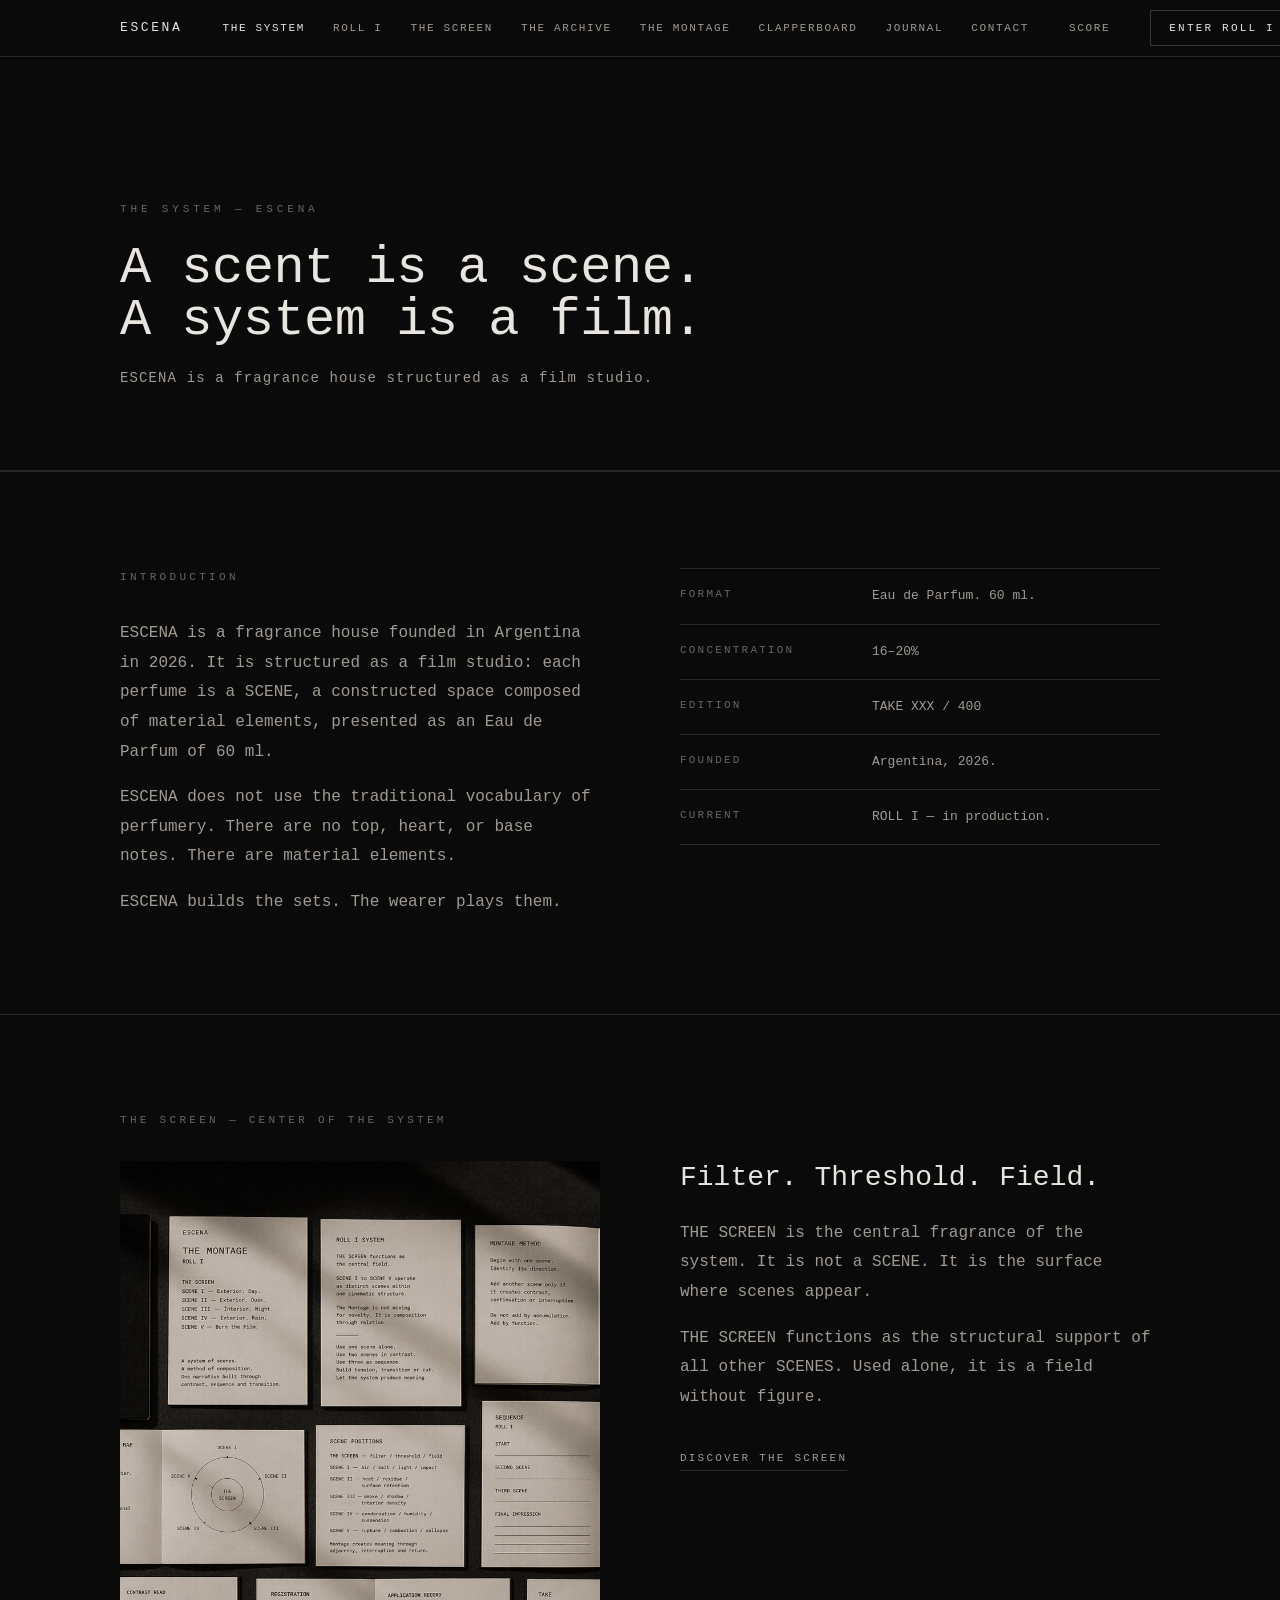
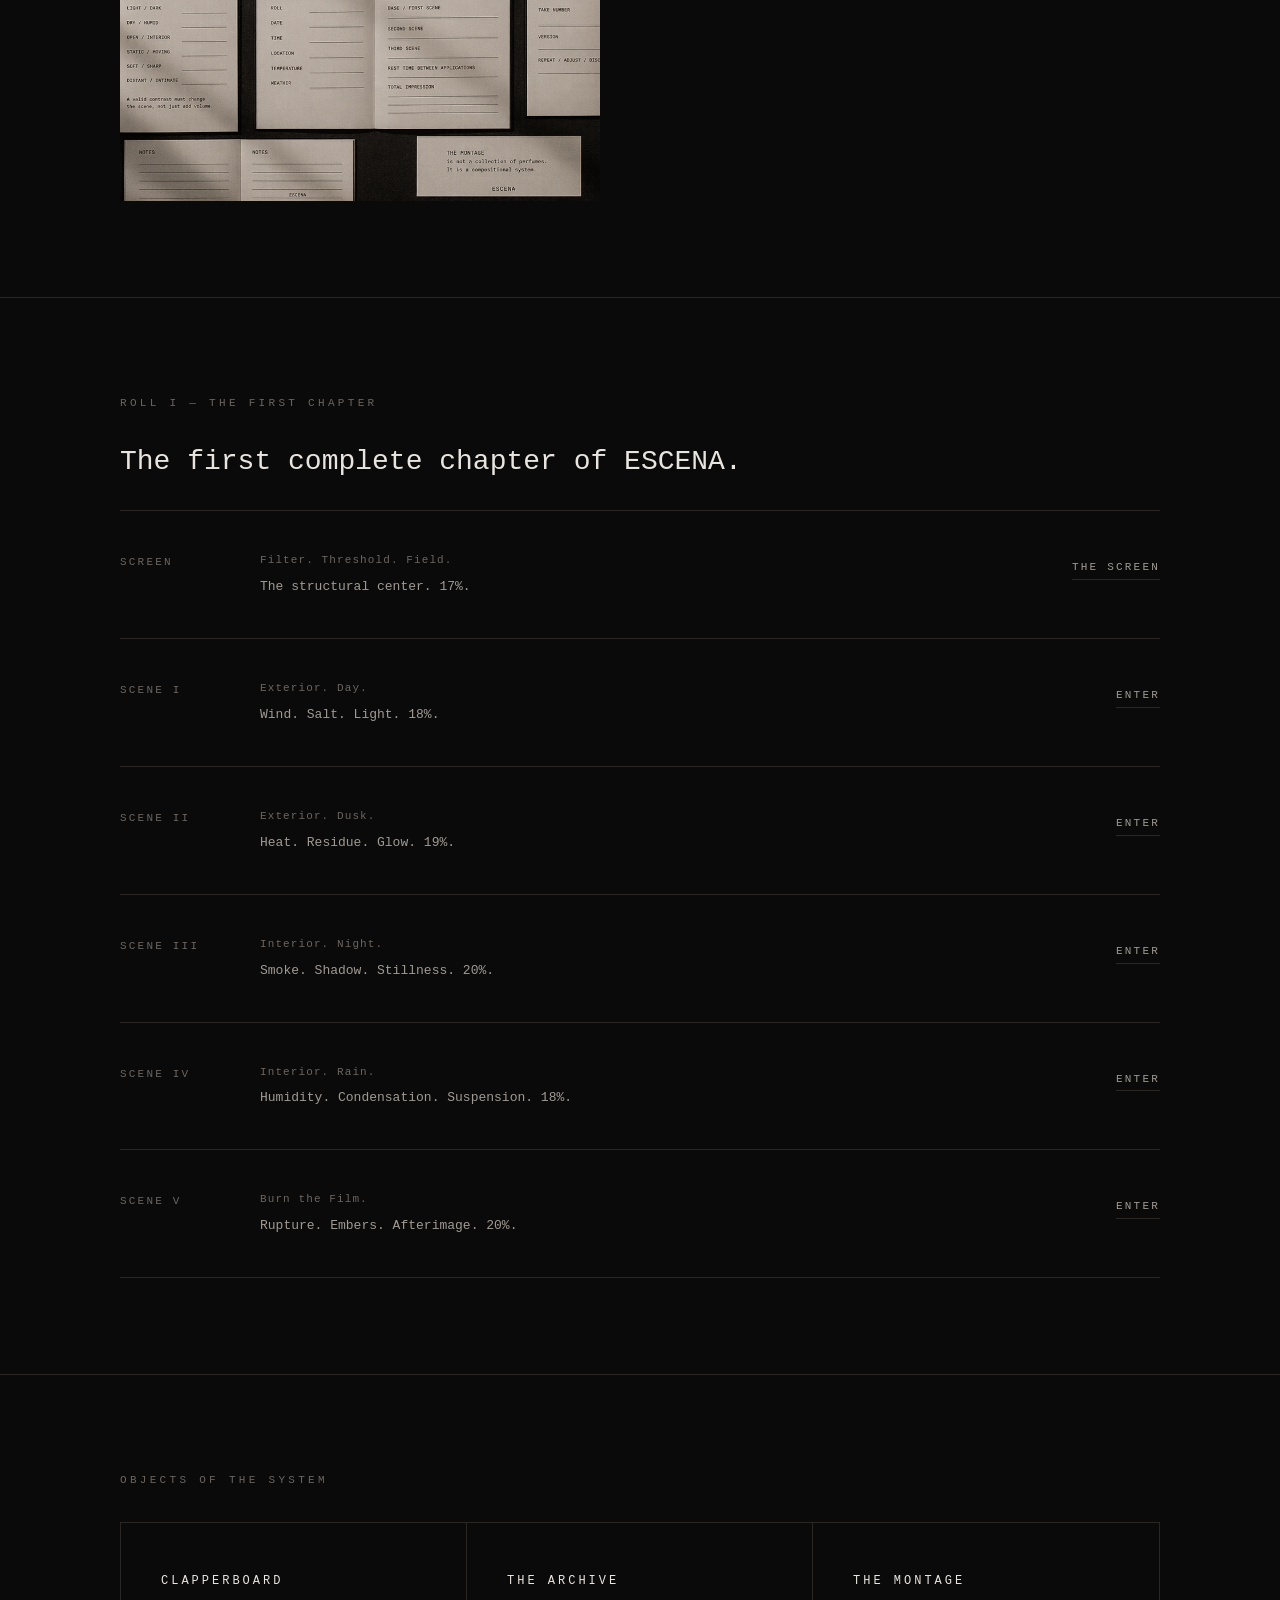
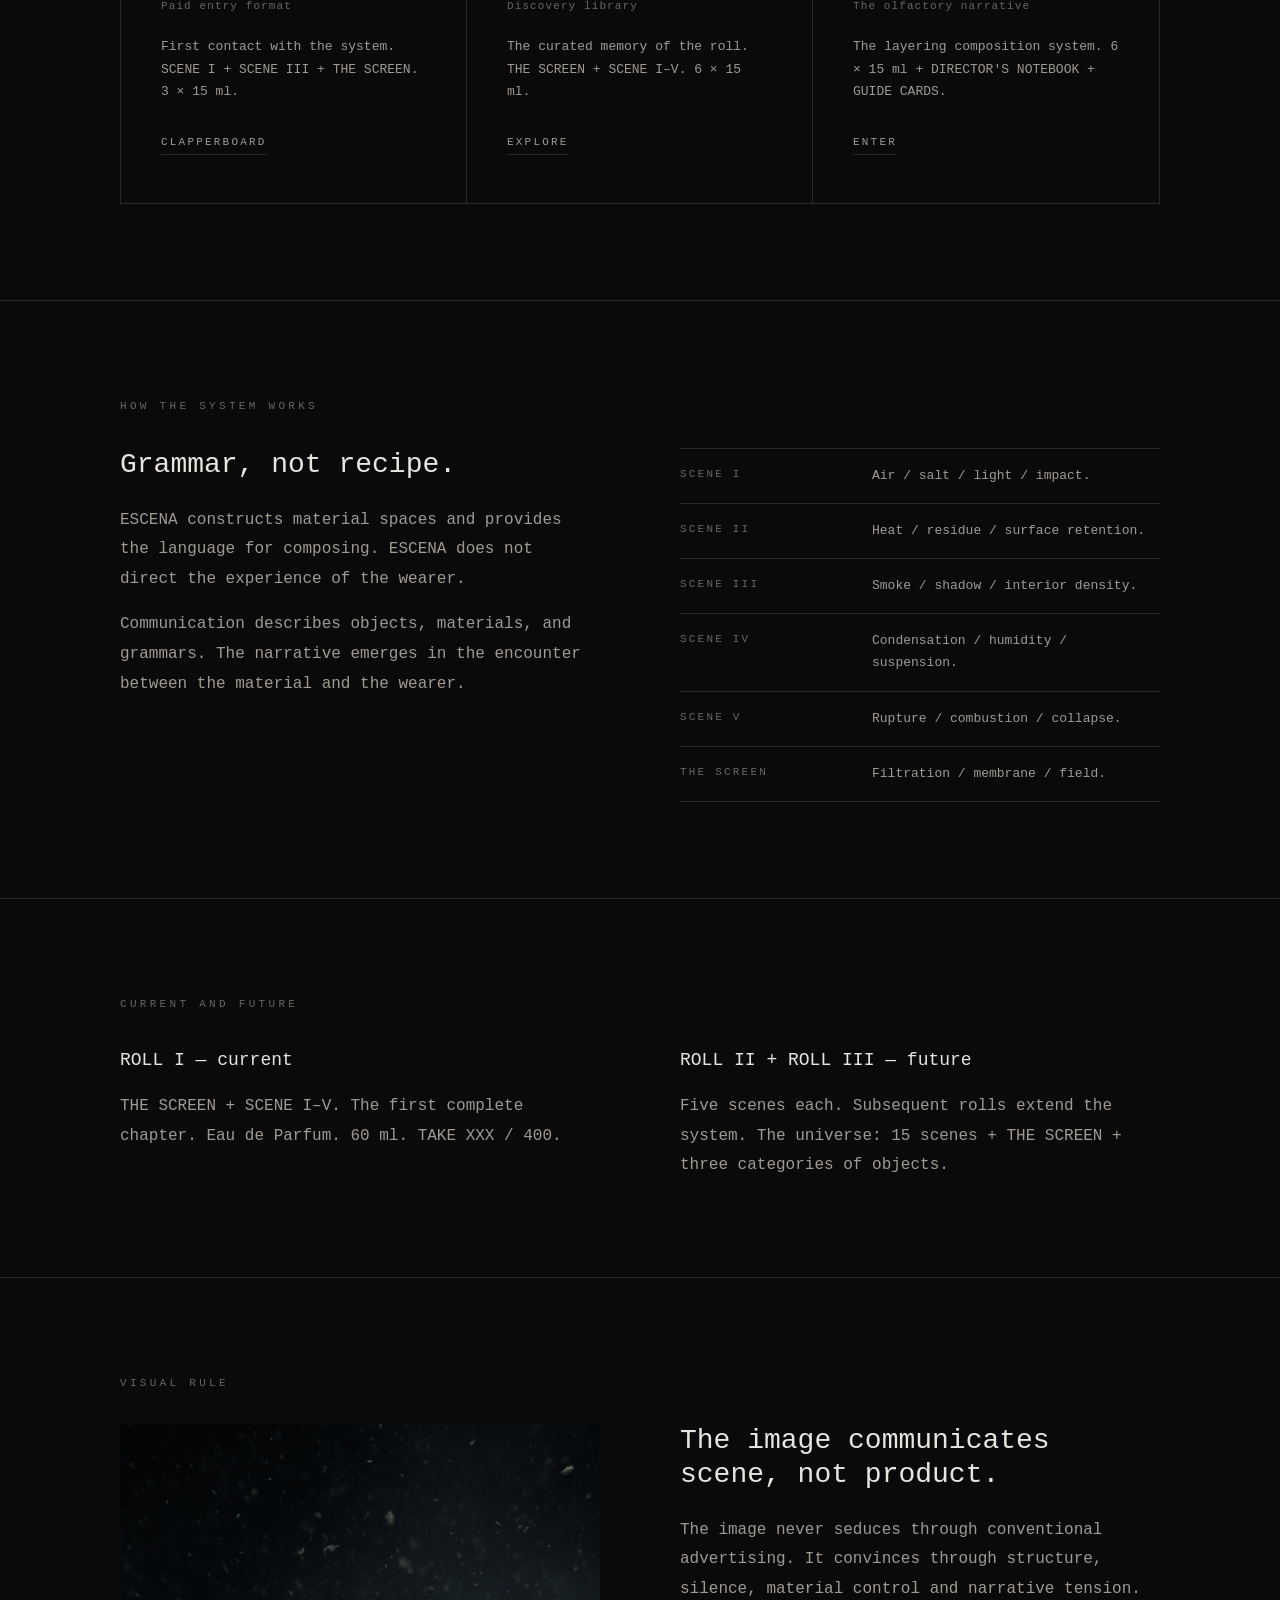
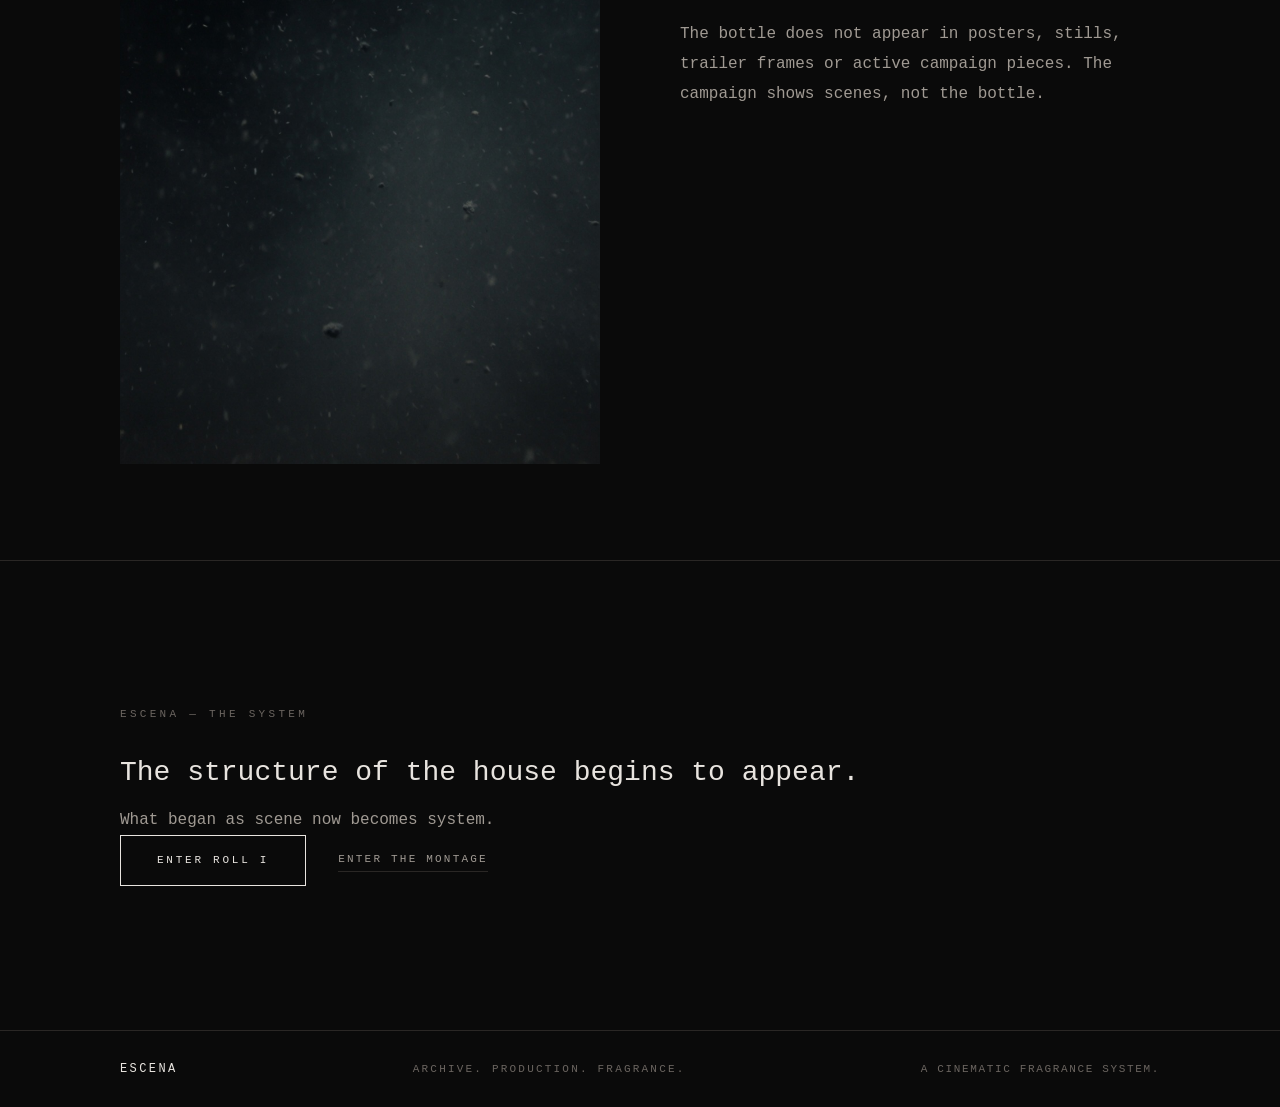
<file: the-system.html>
﻿<!DOCTYPE html>
<html lang="en">
<head>
  <meta charset="UTF-8">
  <meta name="viewport" content="width=device-width, initial-scale=1.0">
  <title>The System — Escena</title>
  <meta name="description" content="The system of ESCENA. Each fragrance is a scene. Each collection is a roll. The system is a film.">
  <link rel="stylesheet" href="/css/style.css">
  <link rel="icon" type="image/png" href="/IMAGEN/URL%20LOGO%20BLACK.png">
</head>
<body>

<nav class="nav">
  <div class="nav-inner">
    <a href="/index.html" class="nav-logo">Escena</a>
    <div class="nav-links">
      <a href="/the-system.html" class="active">The System</a>
      <div class="nav-dropdown">
        <a href="/roll-i.html">ROLL I</a>
        <div class="nav-dropdown-menu">
          <a href="/roll-i.html">Overview</a>
          <a href="/scene-i.html">SCENE I</a>
          <a href="/scene-ii.html">SCENE II</a>
          <a href="/scene-iii.html">SCENE III</a>
          <a href="/scene-iv.html">SCENE IV</a>
          <a href="/scene-v.html">SCENE V</a>
        </div>
      </div>
      <a href="/the-screen.html">The Screen</a>
      <a href="/the-archive.html">The Archive</a>
      <a href="/the-montage.html">The Montage</a>
      <a href="/clapperboard.html">CLAPPERBOARD</a>
      <div class="nav-dropdown">
        <a href="/journal.html">Journal</a>
        <div class="nav-dropdown-menu">
          <a href="/journal.html">Latest</a>
          <a href="/journal.html#assemblies">Assemblies</a>
          <a href="/journal.html#visual-fragments">Visual Fragments</a>
          <a href="/journal.html#notes">Notes</a>
        </div>
      </div>
      <a href="/contact.html">Contact</a>
    </div>
    <a href="https://escenascore.vercel.app/" class="nav-score" target="_blank" rel="noopener">SCORE</a>
    <a href="/roll-i.html" class="nav-cta">Enter ROLL I</a>
    <button class="nav-hamburger" aria-label="Menu"><span></span><span></span><span></span></button>
  </div>
</nav>
<div class="nav-mobile">
  <a href="/the-system.html">The System</a>
  <a href="/roll-i.html">ROLL I</a>
  <a href="/scene-i.html" class="nav-sub">— SCENE I</a>
  <a href="/scene-ii.html" class="nav-sub">— SCENE II</a>
  <a href="/scene-iii.html" class="nav-sub">— SCENE III</a>
  <a href="/scene-iv.html" class="nav-sub">— SCENE IV</a>
  <a href="/scene-v.html" class="nav-sub">— SCENE V</a>
  <a href="/the-screen.html">The Screen</a>
  <a href="/the-archive.html">The Archive</a>
  <a href="/the-montage.html">The Montage</a>
  <a href="/clapperboard.html">CLAPPERBOARD</a>
  <a href="/journal.html">Journal</a>
  <a href="/contact.html">Contact</a>
  <a href="https://escenascore.vercel.app/" class="nav-score-mobile" target="_blank" rel="noopener">SCORE</a>
  <a href="/roll-i.html" class="nav-mobile-cta">Enter ROLL I</a>
</div>

<main>

  <!-- 1. HERO -->
  <section class="page-hero">
    <div class="inner">
      <span class="eyebrow">The System — ESCENA</span>
      <h1>A scent is a scene.<br>A system is a film.</h1>
      <p class="hero-line mt-16">ESCENA is a fragrance house structured as a film studio.</p>
    </div>
  </section>

  <!-- 2. INTRODUCTION -->
  <section class="section">
    <div class="inner">
      <div class="split">
        <div>
          <span class="label">Introduction</span>
          <div class="body-copy">
            <p>ESCENA is a fragrance house founded in Argentina in 2026. It is structured as a film studio: each perfume is a SCENE, a constructed space composed of material elements, presented as an Eau de Parfum of 60 ml.</p>
            <p>ESCENA does not use the traditional vocabulary of perfumery. There are no top, heart, or base notes. There are material elements.</p>
            <p>ESCENA builds the sets. The wearer plays them.</p>
          </div>
        </div>
        <div>
          <div class="spec-list">
            <div class="spec-row"><span class="spec-key">Format</span><span class="spec-val">Eau de Parfum. 60 ml.</span></div>
            <div class="spec-row"><span class="spec-key">Concentration</span><span class="spec-val">16–20%</span></div>
            <div class="spec-row"><span class="spec-key">Edition</span><span class="spec-val">TAKE XXX / 400</span></div>
            <div class="spec-row"><span class="spec-key">Founded</span><span class="spec-val">Argentina, 2026.</span></div>
            <div class="spec-row"><span class="spec-key">Current</span><span class="spec-val">ROLL I — in production.</span></div>
          </div>
        </div>
      </div>
    </div>
  </section>

  <!-- 3. THE SCREEN -->
  <section class="section">
    <div class="inner">
      <span class="label">The Screen — Center of the System</span>
      <div class="split">
        <div>
          <div class="img-wrap portrait">
            <img src="/IMAGEN/THE%20SYSTEM/system_hero.png" alt="The System — ESCENA">
          </div>
        </div>
        <div>
          <h2>Filter. Threshold. Field.</h2>
          <div class="body-copy mt-24">
            <p>THE SCREEN is the central fragrance of the system. It is not a SCENE. It is the surface where scenes appear.</p>
            <p>THE SCREEN functions as the structural support of all other SCENES. Used alone, it is a field without figure.</p>
          </div>
          <div class="mt-32">
            <a href="/the-screen.html" class="cta-ghost">Discover The Screen</a>
          </div>
        </div>
      </div>
    </div>
  </section>

  <!-- 4. ROLL I -->
  <section class="section">
    <div class="inner">
      <span class="label">ROLL I — The First Chapter</span>
      <h2 class="mb-32">The first complete chapter of ESCENA.</h2>
      <div class="scene-list">
        <div class="scene-item">
          <span class="scene-n">SCREEN</span>
          <div>
            <p class="scene-notation">Filter. Threshold. Field.</p>
            <p class="scene-descriptors">The structural center. 17%.</p>
          </div>
          <div class="scene-action"><a href="/the-screen.html" class="cta-ghost">The Screen</a></div>
        </div>
        <div class="scene-item">
          <span class="scene-n">SCENE I</span>
          <div>
            <p class="scene-notation">Exterior. Day.</p>
            <p class="scene-descriptors">Wind. Salt. Light. 18%.</p>
          </div>
          <div class="scene-action"><a href="/scene-i.html" class="cta-ghost">Enter</a></div>
        </div>
        <div class="scene-item">
          <span class="scene-n">SCENE II</span>
          <div>
            <p class="scene-notation">Exterior. Dusk.</p>
            <p class="scene-descriptors">Heat. Residue. Glow. 19%.</p>
          </div>
          <div class="scene-action"><a href="/scene-ii.html" class="cta-ghost">Enter</a></div>
        </div>
        <div class="scene-item">
          <span class="scene-n">SCENE III</span>
          <div>
            <p class="scene-notation">Interior. Night.</p>
            <p class="scene-descriptors">Smoke. Shadow. Stillness. 20%.</p>
          </div>
          <div class="scene-action"><a href="/scene-iii.html" class="cta-ghost">Enter</a></div>
        </div>
        <div class="scene-item">
          <span class="scene-n">SCENE IV</span>
          <div>
            <p class="scene-notation">Interior. Rain.</p>
            <p class="scene-descriptors">Humidity. Condensation. Suspension. 18%.</p>
          </div>
          <div class="scene-action"><a href="/scene-iv.html" class="cta-ghost">Enter</a></div>
        </div>
        <div class="scene-item">
          <span class="scene-n">SCENE V</span>
          <div>
            <p class="scene-notation">Burn the Film.</p>
            <p class="scene-descriptors">Rupture. Embers. Afterimage. 20%.</p>
          </div>
          <div class="scene-action"><a href="/scene-v.html" class="cta-ghost">Enter</a></div>
        </div>
      </div>
    </div>
  </section>

  <!-- 5–6. OBJECTS -->
  <section class="section">
    <div class="inner">
      <span class="label">Objects of the System</span>
      <div class="object-grid mt-32">
        <div class="object-item">
          <p class="object-name">CLAPPERBOARD</p>
          <p class="object-sub">Paid entry format</p>
          <p class="object-desc">First contact with the system. SCENE I + SCENE III + THE SCREEN. 3 × 15 ml.</p>
          <div class="mt-24"><a href="/clapperboard.html" class="cta-ghost">CLAPPERBOARD</a></div>
        </div>
        <div class="object-item">
          <p class="object-name">THE ARCHIVE</p>
          <p class="object-sub">Discovery library</p>
          <p class="object-desc">The curated memory of the roll. THE SCREEN + SCENE I–V. 6 × 15 ml.</p>
          <div class="mt-24"><a href="/the-archive.html" class="cta-ghost">Explore</a></div>
        </div>
        <div class="object-item">
          <p class="object-name">THE MONTAGE</p>
          <p class="object-sub">The olfactory narrative</p>
          <p class="object-desc">The layering composition system. 6 × 15 ml + DIRECTOR'S NOTEBOOK + GUIDE CARDS.</p>
          <div class="mt-24"><a href="/the-montage.html" class="cta-ghost">Enter</a></div>
        </div>
      </div>
    </div>
  </section>

  <!-- 7. HOW IT WORKS -->
  <section class="section">
    <div class="inner">
      <span class="label">How the System Works</span>
      <div class="split">
        <div>
          <h2>Grammar, not recipe.</h2>
          <div class="body-copy mt-24">
            <p>ESCENA constructs material spaces and provides the language for composing. ESCENA does not direct the experience of the wearer.</p>
            <p>Communication describes objects, materials, and grammars. The narrative emerges in the encounter between the material and the wearer.</p>
          </div>
        </div>
        <div>
          <div class="spec-list">
            <div class="spec-row"><span class="spec-key">SCENE I</span><span class="spec-val">Air / salt / light / impact.</span></div>
            <div class="spec-row"><span class="spec-key">SCENE II</span><span class="spec-val">Heat / residue / surface retention.</span></div>
            <div class="spec-row"><span class="spec-key">SCENE III</span><span class="spec-val">Smoke / shadow / interior density.</span></div>
            <div class="spec-row"><span class="spec-key">SCENE IV</span><span class="spec-val">Condensation / humidity / suspension.</span></div>
            <div class="spec-row"><span class="spec-key">SCENE V</span><span class="spec-val">Rupture / combustion / collapse.</span></div>
            <div class="spec-row"><span class="spec-key">THE SCREEN</span><span class="spec-val">Filtration / membrane / field.</span></div>
          </div>
        </div>
      </div>
    </div>
  </section>

  <!-- 8. CURRENT / FUTURE -->
  <section class="section">
    <div class="inner">
      <span class="label">Current and Future</span>
      <div class="split">
        <div>
          <h3>ROLL I — current</h3>
          <div class="body-copy mt-16">
            <p>THE SCREEN + SCENE I–V. The first complete chapter. Eau de Parfum. 60 ml. TAKE XXX / 400.</p>
          </div>
        </div>
        <div>
          <h3>ROLL II + ROLL III — future</h3>
          <div class="body-copy mt-16">
            <p>Five scenes each. Subsequent rolls extend the system. The universe: 15 scenes + THE SCREEN + three categories of objects.</p>
          </div>
        </div>
      </div>
    </div>
  </section>

  <!-- 9. VISUAL RULE -->
  <section class="section">
    <div class="inner">
      <span class="label">Visual Rule</span>
      <div class="split">
        <div>
          <div class="img-wrap portrait">
            <img src="/IMAGEN/THE%20SYSTEM/system_relation_map.jpg" alt="The System — Diagram">
          </div>
        </div>
        <div>
          <h2>The image communicates scene, not product.</h2>
          <div class="body-copy mt-24">
            <p>The image never seduces through conventional advertising. It convinces through structure, silence, material control and narrative tension.</p>
            <p>The bottle does not appear in posters, stills, trailer frames or active campaign pieces. The campaign shows scenes, not the bottle.</p>
          </div>
        </div>
      </div>
    </div>
  </section>

  <!-- 10. CLOSING -->
  <section class="closing">
    <div class="inner">
      <span class="label">ESCENA — The System</span>
      <h2>The structure of the house begins to appear.</h2>
      <div class="body-copy mt-16">
        <p>What began as scene now becomes system.</p>
      </div>
      <div class="mt-40" style="display: flex; gap: 32px; flex-wrap: wrap;">
        <a href="/roll-i.html" class="cta">Enter ROLL I</a>
        <a href="/the-montage.html" class="cta-ghost" style="align-self: center;">Enter The Montage</a>
      </div>
    </div>
  </section>

</main>

<footer>
  <div class="footer-inner">
    <span class="footer-logo">Escena</span>
    <span class="footer-tag">Archive. Production. Fragrance.</span>
    <span class="footer-sub">A Cinematic Fragrance System.</span>
  </div>
</footer>

<script src="/js/main.js"></script>
</body>
</html>
</file>
<file: css/style.css>
:root {
  --bg-primary: #0A0A0A;
  --bg-secondary: #141414;
  --bg-tertiary: #1A1A1A;
  --text-primary: #E8E4DF;
  --text-secondary: #A09A93;
  --text-muted: #6B6560;
  --accent-warm: #8B7355;
  --border: #2A2725;
  --border-light: #3A3633;
  --font: 'Courier New', Courier, monospace;
  --max-w: 1200px;
  --margin: 120px;
}

*, *::before, *::after { box-sizing: border-box; margin: 0; padding: 0; }
html { scroll-behavior: smooth; }

body {
  background: var(--bg-primary);
  color: var(--text-primary);
  font-family: var(--font);
  font-size: 16px;
  line-height: 1.7;
  -webkit-font-smoothing: antialiased;
}

img { display: block; max-width: 100%; }
a { color: inherit; text-decoration: none; }

/* ── NAV ── */
.nav {
  position: fixed;
  top: 0; left: 0; right: 0;
  z-index: 100;
  border-bottom: 1px solid var(--border);
  background: var(--bg-primary);
}

.nav-inner {
  display: flex;
  align-items: center;
  height: 56px;
  padding: 0 var(--margin);
  gap: 40px;
}

.nav-logo {
  font-size: 13px;
  letter-spacing: .2em;
  text-transform: uppercase;
  color: var(--text-primary);
  flex-shrink: 0;
}

.nav-links {
  display: flex;
  align-items: center;
  gap: 28px;
  flex: 1;
}

.nav-links > a,
.nav-dropdown > a {
  font-size: 11px;
  letter-spacing: .15em;
  text-transform: uppercase;
  color: var(--text-secondary);
  transition: color .15s;
  white-space: nowrap;
}

.nav-links > a:hover,
.nav-dropdown > a:hover,
.nav-links > a.active { color: var(--text-primary); }

.nav-dropdown { position: relative; }

.nav-dropdown-menu {
  display: none;
  position: absolute;
  top: calc(100% + 16px);
  left: 0;
  background: var(--bg-secondary);
  border: 1px solid var(--border);
  padding: 12px 0;
  min-width: 160px;
  z-index: 10;
}

.nav-dropdown:hover .nav-dropdown-menu { display: block; }

.nav-dropdown-menu a {
  display: block;
  padding: 9px 20px;
  font-size: 11px;
  letter-spacing: .15em;
  text-transform: uppercase;
  color: var(--text-secondary);
  transition: color .15s;
}
.nav-dropdown-menu a:hover { color: var(--text-primary); }

.nav-cta {
  font-size: 11px;
  letter-spacing: .2em;
  text-transform: uppercase;
  color: var(--text-primary);
  border: 1px solid var(--border-light);
  padding: 8px 18px;
  transition: border-color .15s;
  white-space: nowrap;
  flex-shrink: 0;
}
.nav-cta:hover { border-color: var(--text-secondary); }

.nav-score {
  font-size: 11px;
  letter-spacing: .15em;
  text-transform: uppercase;
  color: var(--text-secondary);
  transition: color .15s;
  white-space: nowrap;
  flex-shrink: 0;
}
.nav-score:hover { color: var(--text-primary); }

.nav-hamburger {
  display: none;
  flex-direction: column;
  gap: 5px;
  background: none;
  border: none;
  cursor: pointer;
  padding: 4px;
  margin-left: auto;
}
.nav-hamburger span {
  display: block;
  width: 22px;
  height: 1px;
  background: var(--text-primary);
  transition: opacity .2s;
}

/* ── MOBILE NAV ── */
.nav-mobile {
  display: none;
  position: fixed;
  top: 56px; left: 0; right: 0; bottom: 0;
  background: var(--bg-primary);
  z-index: 99;
  padding: 40px 24px 40px;
  border-top: 1px solid var(--border);
  overflow-y: auto;
  flex-direction: column;
}
.nav-mobile.open { display: flex; }

.nav-mobile a {
  font-size: 12px;
  letter-spacing: .2em;
  text-transform: uppercase;
  color: var(--text-secondary);
  padding: 14px 0;
  border-bottom: 1px solid var(--border);
  transition: color .15s;
}
.nav-mobile a:hover { color: var(--text-primary); }
.nav-mobile .nav-sub { padding-left: 16px; font-size: 10px; color: var(--text-muted); }
.nav-mobile .nav-mobile-cta {
  margin-top: 32px;
  text-align: center;
  color: var(--text-primary);
  border: 1px solid var(--border-light);
  padding: 14px;
}
.nav-score-mobile {
  font-size: 11px;
  letter-spacing: .15em;
  text-transform: uppercase;
  color: var(--text-secondary);
  padding: 12px 0;
  border-top: 1px solid var(--border);
  margin-top: 8px;
}

/* ── LAYOUT ── */
main { padding-top: 56px; }

.inner {
  max-width: var(--max-w);
  margin: 0 auto;
}

/* ── HERO ── */
.hero {
  min-height: 88vh;
  display: flex;
  align-items: flex-end;
  padding: 0 var(--margin) 96px;
  position: relative;
  overflow: hidden;
}

.hero-bg {
  position: absolute;
  inset: 0;
  background-size: cover;
  background-position: center;
}

.hero-bg::after {
  content: '';
  position: absolute;
  inset: 0;
  background: linear-gradient(to top, rgba(10,10,10,.92) 30%, rgba(10,10,10,.4) 100%);
}

.hero-video {
  position: absolute;
  inset: 0;
  width: 100%;
  height: 100%;
  object-fit: cover;
  z-index: 0;
}

.hero-video::after {
  content: '';
  position: absolute;
  inset: 0;
  background: linear-gradient(to top, rgba(10,10,10,.92) 30%, rgba(10,10,10,.4) 100%);
}

.hero-overlay {
  position: absolute;
  inset: 0;
  background: linear-gradient(to top, rgba(10,10,10,.92) 30%, rgba(10,10,10,.4) 100%);
  z-index: 0;
}

.hero-content {
  position: relative;
  z-index: 1;
  max-width: 600px;
}

.eyebrow {
  font-size: 11px;
  letter-spacing: .35em;
  text-transform: uppercase;
  color: var(--text-muted);
  margin-bottom: 24px;
  display: block;
}

h1 {
  font-size: 52px;
  font-weight: 400;
  line-height: 1.0;
  letter-spacing: -.01em;
  margin-bottom: 20px;
}

h2 {
  font-size: 28px;
  font-weight: 400;
  line-height: 1.2;
  margin-bottom: 16px;
}

h3 {
  font-size: 18px;
  font-weight: 400;
  margin-bottom: 12px;
}

.hero-line {
  font-size: 14px;
  letter-spacing: .08em;
  color: var(--text-secondary);
  margin-top: 8px;
}

/* ── SECTIONS ── */
.section {
  padding: 96px var(--margin);
  border-top: 1px solid var(--border);
}

.section-lg {
  padding: 120px var(--margin);
  border-top: 1px solid var(--border);
}

.section-sm {
  padding: 64px var(--margin);
  border-top: 1px solid var(--border);
}

/* ── TYPOGRAPHY ── */
.label {
  font-size: 11px;
  letter-spacing: .3em;
  text-transform: uppercase;
  color: var(--text-muted);
  display: block;
  margin-bottom: 32px;
}

.label-sm {
  font-size: 10px;
  letter-spacing: .25em;
  text-transform: uppercase;
  color: var(--text-muted);
}

.body-copy {
  font-size: 16px;
  color: var(--text-secondary);
  line-height: 1.85;
  max-width: 520px;
}
.body-copy p + p { margin-top: 16px; }

.body-copy-wide {
  font-size: 16px;
  color: var(--text-secondary);
  line-height: 1.85;
}
.body-copy-wide p + p { margin-top: 16px; }

.descriptor {
  font-size: 13px;
  color: var(--text-muted);
  letter-spacing: .05em;
}

/* ── SPLIT BLOCK ── */
.split {
  display: grid;
  grid-template-columns: 1fr 1fr;
  gap: 80px;
  align-items: start;
}

.split-3 {
  display: grid;
  grid-template-columns: 1fr 1fr 1fr;
  gap: 64px;
}

/* ── IMAGES ── */
.img-wrap {
  overflow: hidden;
  background: var(--bg-tertiary);
}
.img-wrap.portrait { aspect-ratio: 3/4; }
.img-wrap.landscape { aspect-ratio: 16/9; }
.img-wrap.wide { aspect-ratio: 21/9; }
.img-wrap.square { aspect-ratio: 1; }

.img-wrap img {
  width: 100%;
  height: 100%;
  object-fit: cover;
  display: block;
}

.img-placeholder {
  background: var(--bg-tertiary);
  display: flex;
  align-items: center;
  justify-content: center;
  border: 1px solid var(--border);
}
.img-placeholder.portrait { aspect-ratio: 3/4; }
.img-placeholder.landscape { aspect-ratio: 16/9; }
.img-placeholder.square { aspect-ratio: 1; }

.img-placeholder span {
  font-size: 10px;
  letter-spacing: .2em;
  text-transform: uppercase;
  color: var(--text-muted);
  text-align: center;
  padding: 16px;
}

/* ── CTAs ── */
.cta {
  display: inline-block;
  font-size: 11px;
  font-family: var(--font);
  letter-spacing: .25em;
  text-transform: uppercase;
  color: var(--text-primary);
  border: 1px solid var(--text-primary);
  padding: 15px 36px;
  transition: background .15s, color .15s;
  cursor: pointer;
  background: none;
}
.cta:hover {
  background: var(--text-primary);
  color: var(--bg-primary);
}

.cta-ghost {
  display: inline-block;
  font-size: 11px;
  letter-spacing: .2em;
  text-transform: uppercase;
  color: var(--text-secondary);
  border-bottom: 1px solid var(--border);
  padding-bottom: 2px;
  transition: color .15s, border-color .15s;
}
.cta-ghost:hover { color: var(--text-primary); border-color: var(--text-secondary); }

/* ── SCENE LIST ── */
.scene-list { display: flex; flex-direction: column; }

.scene-item {
  display: grid;
  grid-template-columns: 100px 1fr 200px;
  gap: 40px;
  padding: 40px 0;
  border-top: 1px solid var(--border);
  align-items: start;
}
.scene-item:last-child { border-bottom: 1px solid var(--border); }

.scene-n {
  font-size: 11px;
  letter-spacing: .2em;
  text-transform: uppercase;
  color: var(--text-muted);
  padding-top: 2px;
}

.scene-notation {
  font-size: 11px;
  letter-spacing: .1em;
  color: var(--text-muted);
  margin-bottom: 6px;
}

.scene-name {
  font-size: 16px;
  color: var(--text-primary);
  margin-bottom: 8px;
}

.scene-descriptors {
  font-size: 13px;
  color: var(--text-secondary);
}

.scene-action {
  text-align: right;
  padding-top: 2px;
}

/* ── OBJECT GRID ── */
.object-grid {
  display: grid;
  grid-template-columns: 1fr 1fr 1fr;
  border: 1px solid var(--border);
}

.object-item {
  padding: 48px 40px;
  border-right: 1px solid var(--border);
}
.object-item:last-child { border-right: none; }

.object-name {
  font-size: 12px;
  letter-spacing: .25em;
  text-transform: uppercase;
  color: var(--text-primary);
  margin-bottom: 6px;
}
.object-sub {
  font-size: 11px;
  letter-spacing: .1em;
  color: var(--text-muted);
  margin-bottom: 20px;
}
.object-desc {
  font-size: 13px;
  color: var(--text-secondary);
  line-height: 1.75;
}

/* ── IMAGE WRAP ── */
.img-wrap {
  overflow: hidden;
}
.img-wrap.portrait {
  aspect-ratio: 3 / 4;
}
.img-wrap img,
.img-wrap video {
  width: 100%;
  height: 100%;
  object-fit: cover;
  display: block;
}

/* ── VISUAL GRID ── */
.visual-grid {
  display: grid;
  grid-template-columns: repeat(3, 1fr);
  gap: 1px;
  background: var(--border);
}
.visual-grid-item {
  aspect-ratio: 3/4;
  background: var(--bg-tertiary);
  overflow: hidden;
}
.visual-grid-item img,
.visual-grid-item video {
  width: 100%;
  height: 100%;
  object-fit: cover;
  display: block;
}

/* ── PAGE HERO (text only) ── */
.page-hero {
  padding: 144px var(--margin) 80px;
  border-bottom: 1px solid var(--border);
}

/* ── MATERIAL SPEC ── */
.spec-list { display: flex; flex-direction: column; }

.spec-row {
  display: grid;
  grid-template-columns: 160px 1fr;
  gap: 32px;
  padding: 16px 0;
  border-bottom: 1px solid var(--border);
}
.spec-row:first-child { border-top: 1px solid var(--border); }

.spec-key {
  font-size: 11px;
  letter-spacing: .2em;
  text-transform: uppercase;
  color: var(--text-muted);
}
.spec-val {
  font-size: 13px;
  color: var(--text-secondary);
}

/* ── JOURNAL ── */
.journal-grid {
  display: grid;
  grid-template-columns: 1fr 1fr;
  border: 1px solid var(--border);
}

.journal-card {
  padding: 48px 40px;
  border-right: 1px solid var(--border);
  border-bottom: 1px solid var(--border);
}
.journal-card:nth-child(even) { border-right: none; }
.journal-card-body { margin-top: 24px; }

.journal-tag,
.journal-type {
  font-size: 10px;
  letter-spacing: .25em;
  text-transform: uppercase;
  color: var(--text-muted);
  margin-bottom: 16px;
  display: block;
}
.journal-title {
  font-size: 18px;
  color: var(--text-primary);
  margin-bottom: 12px;
  line-height: 1.3;
}
.journal-date {
  font-size: 11px;
  letter-spacing: .1em;
  color: var(--text-muted);
  margin-bottom: 12px;
}
.journal-excerpt,
.journal-body {
  font-size: 13px;
  color: var(--text-secondary);
  line-height: 1.7;
}

/* ── CONTACT ── */
.contact-grid {
  display: grid;
  grid-template-columns: 1fr 1fr;
  gap: 0;
  border: 1px solid var(--border);
}
.contact-block {
  padding: 48px 40px;
  border-right: 1px solid var(--border);
  border-bottom: 1px solid var(--border);
}
.contact-block:nth-child(even) { border-right: none; }
.contact-label,
.contact-block .label {
  font-size: 11px;
  letter-spacing: .25em;
  text-transform: uppercase;
  color: var(--text-muted);
  margin-bottom: 10px;
}
.contact-line {
  display: flex;
  gap: 24px;
  align-items: baseline;
}
.contact-key {
  font-size: 11px;
  letter-spacing: .15em;
  text-transform: uppercase;
  color: var(--text-muted);
  min-width: 60px;
}
.contact-val {
  font-size: 14px;
  color: var(--text-secondary);
}
.contact-value {
  font-size: 14px;
  color: var(--text-secondary);
}
.contact-value a {
  color: var(--accent-warm);
  border-bottom: 1px solid transparent;
  transition: border-color .15s;
}
.contact-value a:hover { border-color: var(--accent-warm); }

/* ── CLOSING ── */
.closing {
  padding: 144px var(--margin);
  border-top: 1px solid var(--border);
}

/* ── FOOTER ── */
footer {
  border-top: 1px solid var(--border);
  padding: 28px var(--margin);
}

.footer-inner {
  max-width: var(--max-w);
  margin: 0 auto;
  display: flex;
  justify-content: space-between;
  align-items: baseline;
}

.footer-logo {
  font-size: 12px;
  letter-spacing: .2em;
  text-transform: uppercase;
  color: var(--text-primary);
}
.footer-tag {
  font-size: 11px;
  letter-spacing: .2em;
  text-transform: uppercase;
  color: var(--text-muted);
}
.footer-sub {
  font-size: 11px;
  letter-spacing: .15em;
  text-transform: uppercase;
  color: var(--text-muted);
}

/* ── UTILITIES ── */
.mt-8  { margin-top: 8px; }
.mt-16 { margin-top: 16px; }
.mt-24 { margin-top: 24px; }
.mt-32 { margin-top: 32px; }
.mt-48 { margin-top: 48px; }
.mt-64 { margin-top: 64px; }
.mb-8  { margin-bottom: 8px; }
.mb-16 { margin-bottom: 16px; }
.mb-24 { margin-bottom: 24px; }
.mb-32 { margin-bottom: 32px; }
.mb-48 { margin-bottom: 48px; }
.mb-64 { margin-bottom: 64px; }

.col-2 { grid-column: span 2; }
.w-half { max-width: 50%; }

/* ── RESPONSIVE ── */
@media (max-width: 1100px) {
  :root { --margin: 48px; }
  h1 { font-size: 42px; }
  .split-3 { grid-template-columns: 1fr 1fr; }
}

@media (max-width: 768px) {
  :root { --margin: 24px; }
  h1 { font-size: 34px; }
  h2 { font-size: 22px; }
  h3 { font-size: 17px; }
  body { font-size: 15px; }

  .nav-links, .nav-cta { display: none; }
  .nav-hamburger { display: flex; }

  .hero { min-height: 80vh; padding-bottom: 64px; }
  .section, .section-lg { padding: 64px var(--margin); }
  .section-sm { padding: 48px var(--margin); }
  .page-hero { padding: 96px var(--margin) 56px; }
  .closing { padding: 96px var(--margin); }

  .split { grid-template-columns: 1fr; gap: 40px; }
  .split-3 { grid-template-columns: 1fr; }
  .object-grid { grid-template-columns: 1fr; }
  .object-item { border-right: none; border-bottom: 1px solid var(--border); }
  .object-item:last-child { border-bottom: none; }
  .visual-grid { grid-template-columns: 1fr 1fr; }
  .journal-grid { grid-template-columns: 1fr; }
  .journal-card { border-right: none; }
  .contact-grid { grid-template-columns: 1fr; }
  .contact-block { border-right: none; }

  .scene-item { grid-template-columns: 80px 1fr; gap: 20px; }
  .scene-action { display: none; }

  .footer-inner { flex-direction: column; gap: 10px; }
  .footer-tag, .footer-sub { text-align: left; }

  .spec-row { grid-template-columns: 120px 1fr; }
}
</file>
